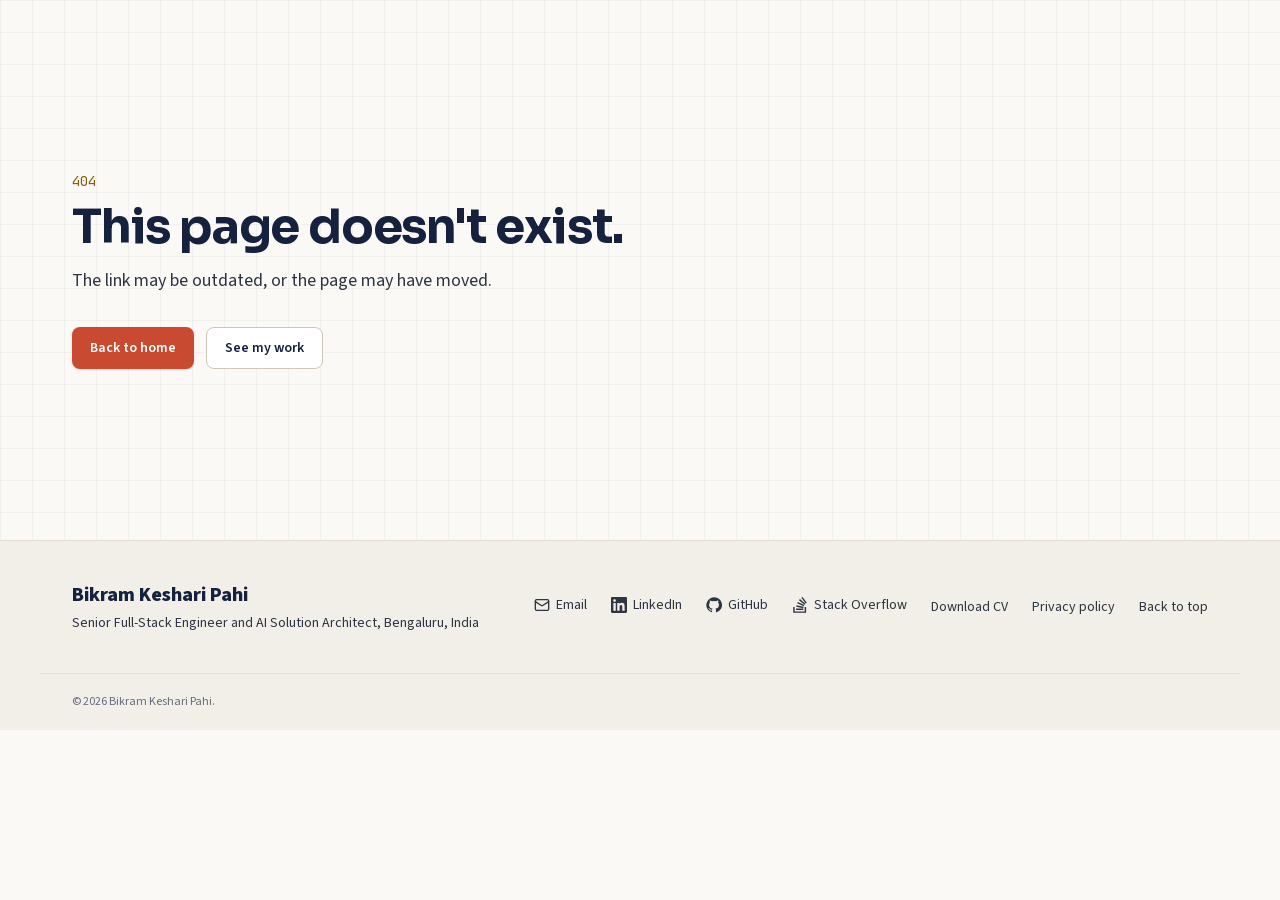
<file: 404/index.html>
<!DOCTYPE html><html lang="en" data-theme="light" class="rUyIzG_variable LgzsVG_variable T5FwNG_variable"><head><meta charSet="utf-8"/><meta name="viewport" content="width=device-width, initial-scale=1"/><link rel="stylesheet" href="/_next/static/chunks/2mtu-kw3qz3ks.css" data-precedence="next"/><link rel="preload" as="script" fetchPriority="low" href="/_next/static/chunks/310vm2bl3xxpt.js"/><script src="/_next/static/chunks/1wnov70f88xjy.js" async=""></script><script src="/_next/static/chunks/39_j1bdzreq0m.js" async=""></script><script src="/_next/static/chunks/0c98xzjfks9hq.js" async=""></script><script src="/_next/static/chunks/turbopack-2u1d16houkiyo.js" async=""></script><script src="/_next/static/chunks/3zg0o6gcr8vws.js" async=""></script><script src="/_next/static/chunks/3qfy96eoyh-ek.js" async=""></script><script src="/_next/static/chunks/27l9_rd6i-94t.js" async=""></script><meta name="robots" content="noindex"/><meta name="theme-color" content="#faf9f6" media="(prefers-color-scheme: light)"/><meta name="theme-color" content="#111a31" media="(prefers-color-scheme: dark)"/><title>Page not found | Bikram Keshari Pahi</title><meta name="description" content="Senior Full-Stack Engineer and AI Solution Architect with 15+ years designing and delivering scalable software platforms, enterprise AI applications and cloud-native solutions."/><meta name="application-name" content="Bikram Keshari Pahi"/><meta name="author" content="Bikram Keshari Pahi"/><meta name="creator" content="Bikram Keshari Pahi"/><meta name="robots" content="noindex"/><meta property="og:title" content="Page not found | Bikram Keshari Pahi"/><meta property="og:description" content="Senior Full-Stack Engineer and AI Solution Architect with 15+ years designing and delivering scalable software platforms, enterprise AI applications and cloud-native solutions."/><meta property="og:site_name" content="Bikram Keshari Pahi"/><meta property="og:locale" content="en_US"/><meta property="og:image" content="https://devbikram.github.io/opengraph-image.png?opengraph-image.320jw3oyovabf.png"/><meta property="og:image:type" content="image/png"/><meta property="og:image:width" content="1200"/><meta property="og:image:height" content="630"/><meta property="og:image:alt" content="Bikram Keshari Pahi: Senior Full-Stack Engineer &amp; AI Solution Architect"/><meta property="og:type" content="website"/><meta name="twitter:card" content="summary_large_image"/><meta name="twitter:title" content="Page not found | Bikram Keshari Pahi"/><meta name="twitter:description" content="Senior Full-Stack Engineer and AI Solution Architect with 15+ years designing and delivering scalable software platforms, enterprise AI applications and cloud-native solutions."/><meta name="twitter:image" content="https://devbikram.github.io/opengraph-image.png?opengraph-image.320jw3oyovabf.png"/><meta name="twitter:image:alt" content="Bikram Keshari Pahi: Senior Full-Stack Engineer &amp; AI Solution Architect"/><meta name="twitter:image:type" content="image/png"/><meta name="twitter:image:width" content="1200"/><meta name="twitter:image:height" content="630"/><link rel="icon" href="/icon.svg?icon.1tsyey6xbi_y3.svg" sizes="any" type="image/svg+xml"/><meta name="next-size-adjust" content=""/><meta http-equiv="Content-Security-Policy" content="default-src &#x27;self&#x27;; script-src &#x27;self&#x27; &#x27;unsafe-inline&#x27;; style-src &#x27;self&#x27; &#x27;unsafe-inline&#x27;; img-src &#x27;self&#x27; data:; font-src &#x27;self&#x27;; connect-src &#x27;self&#x27;; frame-src https://calendar.google.com; object-src &#x27;none&#x27;; base-uri &#x27;self&#x27;; form-action &#x27;none&#x27;; upgrade-insecure-requests"/><script>(function(){try{var t=localStorage.getItem('theme');if(t==='dark'||t==='light'){document.documentElement.dataset.theme=t}else{document.documentElement.dataset.theme='light'}}catch(e){document.documentElement.dataset.theme='light'}document.documentElement.classList.add('js')})();</script><script src="/_next/static/chunks/0cz1d0mv5g_q7.js" noModule=""></script></head><body class="min-h-dvh"><div hidden=""><!--$--><!--/$--></div><a href="#main" class="sr-only z-[100] rounded-md bg-primary px-4 py-2 text-primary-fg focus:not-sr-only focus:fixed focus:top-3 focus:left-3">Skip to content</a><main id="main" tabindex="-1" class="outline-none"><section class="bg-grid"><div class="container-page flex min-h-[60vh] flex-col items-start justify-center py-20"><p class="font-mono text-sm text-accent-text">404</p><h1 class="mt-3 text-4xl font-bold text-fg md:text-5xl">This page doesn&#x27;t exist.</h1><p class="mt-4 max-w-lg text-lg text-fg-muted">The link may be outdated, or the page may have moved.</p><div class="mt-8 flex flex-wrap gap-3"><a class="inline-flex items-center justify-center gap-2 rounded-lg px-4.5 py-2.5 text-sm font-semibold transition-colors duration-150 disabled:opacity-50 disabled:pointer-events-none bg-primary text-primary-fg hover:bg-primary-hover shadow-sm" href="/">Back to home</a><a class="inline-flex items-center justify-center gap-2 rounded-lg px-4.5 py-2.5 text-sm font-semibold transition-colors duration-150 disabled:opacity-50 disabled:pointer-events-none border border-border-strong bg-surface text-fg hover:border-primary hover:text-primary-text" href="/#work">See my work</a></div></div></section><!--$--><!--/$--></main><footer class="border-t border-border bg-bg-subtle"><div class="container-page flex flex-col gap-6 py-10 md:flex-row md:items-center md:justify-between"><div><p class="text-xl font-extrabold text-fg">Bikram Keshari Pahi</p><p class="mt-1 text-sm text-fg-muted">Senior Full-Stack Engineer and AI Solution Architect, <!-- -->Bengaluru, India</p></div><ul class="flex flex-wrap items-center gap-x-6 gap-y-2 text-sm" aria-label="Footer links"><li><a class="inline-flex items-center gap-1.5 text-fg-muted hover:text-primary-text" href="#contact" rel="nofollow"><svg xmlns="http://www.w3.org/2000/svg" width="24" height="24" viewBox="0 0 24 24" fill="none" stroke="currentColor" stroke-width="2" stroke-linecap="round" stroke-linejoin="round" class="lucide lucide-mail size-4" aria-hidden="true"><path d="m22 7-8.991 5.727a2 2 0 0 1-2.009 0L2 7"></path><rect x="2" y="4" width="20" height="16" rx="2"></rect></svg>Email</a></li><li><a href="https://www.linkedin.com/in/bikrampahi/" target="_blank" rel="noopener noreferrer" class="inline-flex items-center gap-1.5 text-fg-muted hover:text-primary-text"><svg viewBox="0 0 24 24" fill="currentColor" aria-hidden="true" class="size-4"><path d="M20.45 20.45h-3.56v-5.57c0-1.33-.02-3.04-1.85-3.04-1.86 0-2.14 1.45-2.14 2.94v5.67H9.35V9h3.41v1.56h.05c.48-.9 1.64-1.85 3.37-1.85 3.6 0 4.27 2.37 4.27 5.46v6.28ZM5.34 7.43a2.06 2.06 0 1 1 0-4.13 2.06 2.06 0 0 1 0 4.13ZM7.12 20.45H3.56V9h3.56v11.45ZM22.22 0H1.77C.79 0 0 .77 0 1.73v20.54C0 23.23.79 24 1.77 24h20.45c.98 0 1.78-.77 1.78-1.73V1.73C24 .77 23.2 0 22.22 0Z"></path></svg>LinkedIn</a></li><li><a href="https://github.com/devbikram" target="_blank" rel="noopener noreferrer" class="inline-flex items-center gap-1.5 text-fg-muted hover:text-primary-text"><svg viewBox="0 0 24 24" fill="currentColor" aria-hidden="true" class="size-4"><path d="M12 .5a11.5 11.5 0 0 0-3.64 22.41c.58.1.79-.25.79-.56v-2c-3.2.7-3.88-1.37-3.88-1.37-.53-1.33-1.3-1.69-1.3-1.69-1.05-.71.08-.7.08-.7 1.16.08 1.77 1.19 1.77 1.19 1.03 1.77 2.71 1.26 3.37.96.1-.75.4-1.26.73-1.55-2.56-.29-5.24-1.28-5.24-5.69 0-1.26.45-2.28 1.19-3.09-.12-.29-.52-1.46.11-3.05 0 0 .97-.31 3.17 1.18a11 11 0 0 1 5.77 0c2.2-1.49 3.17-1.18 3.17-1.18.63 1.59.23 2.76.11 3.05.74.81 1.19 1.83 1.19 3.09 0 4.42-2.69 5.39-5.25 5.68.41.36.78 1.06.78 2.14v3.17c0 .31.21.67.8.56A11.5 11.5 0 0 0 12 .5Z"></path></svg>GitHub</a></li><li><a href="https://stackoverflow.com/users/3640242/bikram-pahi" target="_blank" rel="noopener noreferrer" class="inline-flex items-center gap-1.5 text-fg-muted hover:text-primary-text"><svg viewBox="0 0 24 24" fill="currentColor" aria-hidden="true" class="size-4"><path d="M18.99 21.6v-6.44h2.15V23.7H1.86v-8.54h2.14v6.44h14.99Z"></path><path d="m6.38 14.53 10.53 2.2.45-2.11-10.53-2.2-.45 2.11Zm1.39-5.03 9.75 4.54.91-1.96-9.75-4.55-.91 1.97Zm2.7-4.78 8.27 6.88 1.37-1.65-8.26-6.88-1.38 1.65ZM15.81 0l-1.73 1.28 6.42 8.64 1.73-1.28L15.81 0ZM6.17 19.45h10.75v-2.15H6.17v2.15Z"></path></svg>Stack Overflow</a></li><li><a href="/resume/Bikram_Keshari_Pahi_CV.pdf" download="" class="text-fg-muted hover:text-primary-text">Download CV</a></li><li><a class="text-fg-muted hover:text-primary-text" href="/privacy/">Privacy policy</a></li><li><a href="#top" class="text-fg-muted hover:text-primary-text">Back to top</a></li></ul></div><p class="container-page border-t border-border py-5 text-xs text-fg-subtle">© <!-- -->2026<!-- --> <!-- -->Bikram Keshari Pahi<!-- -->.</p></footer><div data-hidden="true" aria-hidden="true" class="float-cta fixed right-4 bottom-4 z-40 flex items-center gap-2 md:right-6 md:bottom-6"><a tabindex="-1" class="inline-flex items-center gap-2 btn rounded-full bg-primary px-5 py-3 text-[15px] font-semibold text-primary-fg shadow-card hover:bg-primary-hover" href="#contact" rel="nofollow"><svg xmlns="http://www.w3.org/2000/svg" width="24" height="24" viewBox="0 0 24 24" fill="none" stroke="currentColor" stroke-width="2" stroke-linecap="round" stroke-linejoin="round" class="lucide lucide-mail size-4" aria-hidden="true"><path d="m22 7-8.991 5.727a2 2 0 0 1-2.009 0L2 7"></path><rect x="2" y="4" width="20" height="16" rx="2"></rect></svg> <!-- -->Email me</a><button type="button" tabindex="-1" aria-label="Back to top" class="inline-flex size-11 items-center justify-center rounded-full border border-border bg-surface text-fg shadow-card hover:text-primary-text"><svg xmlns="http://www.w3.org/2000/svg" width="24" height="24" viewBox="0 0 24 24" fill="none" stroke="currentColor" stroke-width="2" stroke-linecap="round" stroke-linejoin="round" class="lucide lucide-arrow-up size-4" aria-hidden="true"><path d="m5 12 7-7 7 7"></path><path d="M12 19V5"></path></svg></button></div><script id="_R_">(globalThis["TURBOPACK"] || (globalThis["TURBOPACK"] = [])).push({"otherChunks":["static/chunks/310vm2bl3xxpt.js","static/chunks/1wnov70f88xjy.js","static/chunks/39_j1bdzreq0m.js","static/chunks/0c98xzjfks9hq.js"],"runtimeModuleIds":[94553]});</script><script src="/_next/static/chunks/310vm2bl3xxpt.js" async=""></script><script>(self.__next_f=self.__next_f||[]).push([0])</script><script>self.__next_f.push([1,"1:\"$Sreact.fragment\"\n2:\"/_next/static/chunks/3zg0o6gcr8vws.js\"\n3:I[65733,[\"$2\"],\"themeScript\"]\n4:\"/_next/static/chunks/3qfy96eoyh-ek.js\"\n5:I[39756,[\"$4\"],\"default\"]\n6:\"/_next/static/chunks/27l9_rd6i-94t.js\"\n7:I[58298,[\"$2\",\"$6\"],\"default\"]\n8:I[37457,[\"$4\"],\"default\"]\n9:I[22016,[\"$2\"],\"\"]\na:I[33393,[\"$2\"],\"ProtectedLink\"]\nb:I[5014,[\"$2\"],\"default\"]\n19:I[68027,[\"$2\"],\"default\",1]\n:HL[\"/_next/static/chunks/2mtu-kw3qz3ks.css\",\"style\"]\n15:X\n16:[[\"children\",{\"s\":\"__PAGE__\",\"h\":512,\"d\":{\"r\":\"$L17\",\"p\":false,\"v\":null}}]]\n13:[[\"children\",{\"s\":\"/_not-found\",\"h\":512,\"d\":{\"r\":\"$L14\",\"p\":false,\"v\":\"$15\"},\"c\":\"$Q16\"}]]\n0:{\"P\":null,\"c\":[\"\",\"_not-found\",\"\"],\"q\":\"\",\"i\":false,\"t\":{\"t\":{\"s\":\"\",\"h\":528,\"d\":{\"r\":[\"$\",\"$1\",\"c\",{\"children\":[[[\"$\",\"link\",\"0\",{\"rel\":\"stylesheet\",\"href\":\"/_next/static/chunks/2mtu-kw3qz3ks.css\",\"precedence\":\"next\",\"crossOrigin\":\"$undefined\",\"nonce\":\"$undefined\"}],[\"$\",\"script\",\"script-0\",{\"src\":\"/_next/static/chunks/3zg0o6gcr8vws.js\",\"async\":true,\"nonce\":\"$undefined\"}]],[\"$\",\"html\",null,{\"lang\":\"en\",\"data-theme\":\"light\",\"suppressHydrationWarning\":true,\"className\":\"rUyIzG_variable LgzsVG_variable T5FwNG_variable\",\"children\":[[\"$\",\"head\",null,{\"children\":[[\"$\",\"meta\",null,{\"httpEquiv\":\"Content-Security-Policy\",\"content\":\"default-src 'self'; script-src 'self' 'unsafe-inline'; style-src 'self' 'unsafe-inline'; img-src 'self' data:; font-src 'self'; connect-src 'self'; frame-src https://calendar.google.com; object-src 'none'; base-uri 'self'; form-action 'none'; upgrade-insecure-requests\"}],[\"$\",\"script\",null,{\"dangerouslySetInnerHTML\":{\"__html\":\"$3\"}}]]}],[\"$\",\"body\",null,{\"className\":\"min-h-dvh\",\"children\":[[\"$\",\"a\",null,{\"href\":\"#main\",\"className\":\"sr-only z-[100] rounded-md bg-primary px-4 py-2 text-primary-fg focus:not-sr-only focus:fixed focus:top-3 focus:left-3\",\"children\":\"Skip to content\"}],[\"$\",\"main\",null,{\"id\":\"main\",\"tabIndex\":-1,\"className\":\"outline-none\",\"children\":[\"$\",\"$L5\",null,{\"parallelRouterKey\":\"children\",\"error\":\"$7\",\"errorStyles\":[],\"errorScripts\":[[\"$\",\"script\",\"script-0\",{\"src\":\"/_next/static/chunks/27l9_rd6i-94t.js\",\"async\":true,\"nonce\":\"$undefined\"}]],\"template\":[\"$\",\"$L8\",null,{}],\"templateStyles\":\"$undefined\",\"templateScripts\":\"$undefined\",\"notFound\":[[\"$\",\"section\",null,{\"className\":\"bg-grid\",\"children\":[\"$\",\"div\",null,{\"className\":\"container-page flex min-h-[60vh] flex-col items-start justify-center py-20\",\"children\":[[\"$\",\"p\",null,{\"className\":\"font-mono text-sm text-accent-text\",\"children\":\"404\"}],[\"$\",\"h1\",null,{\"className\":\"mt-3 text-4xl font-bold text-fg md:text-5xl\",\"children\":\"This page doesn't exist.\"}],[\"$\",\"p\",null,{\"className\":\"mt-4 max-w-lg text-lg text-fg-muted\",\"children\":\"The link may be outdated, or the page may have moved.\"}],[\"$\",\"div\",null,{\"className\":\"mt-8 flex flex-wrap gap-3\",\"children\":[[\"$\",\"$L9\",null,{\"href\":\"/\",\"className\":\"inline-flex items-center justify-center gap-2 rounded-lg px-4.5 py-2.5 text-sm font-semibold transition-colors duration-150 disabled:opacity-50 disabled:pointer-events-none bg-primary text-primary-fg hover:bg-primary-hover shadow-sm\",\"children\":\"Back to home\"}],[\"$\",\"$L9\",null,{\"href\":\"/#work\",\"className\":\"inline-flex items-center justify-center gap-2 rounded-lg px-4.5 py-2.5 text-sm font-semibold transition-colors duration-150 disabled:opacity-50 disabled:pointer-events-none border border-border-strong bg-surface text-fg hover:border-primary hover:text-primary-text\",\"children\":\"See my work\"}]]}]]}]}],[]],\"forbidden\":\"$undefined\",\"unauthorized\":\"$undefined\"}]}],[\"$\",\"footer\",null,{\"className\":\"border-t border-border bg-bg-subtle\",\"children\":[[\"$\",\"div\",null,{\"className\":\"container-page flex flex-col gap-6 py-10 md:flex-row md:items-center md:justify-between\",\"children\":[[\"$\",\"div\",null,{\"children\":[[\"$\",\"p\",null,{\"className\":\"text-xl font-extrabold text-fg\",\"children\":\"Bikram Keshari Pahi\"}],[\"$\",\"p\",null,{\"className\":\"mt-1 text-sm text-fg-muted\",\"children\":[\"Senior Full-Stack Engineer and AI Solution Architect, \",\"Bengaluru, India\"]}]]}],[\"$\",\"ul\",null,{\"className\":\"flex flex-wrap items-center gap-x-6 gap-y-2 text-sm\",\"aria-label\":\"Footer links\",\"children\":[[[\"$\",\"li\",\"email\",{\"children\":[\"$\",\"$La\",null,{\"kind\":\"email\",\"className\":\"inline-flex items-center gap-1.5 text-fg-muted hover:text-primary-text\",\"children\":[[\"$\",\"$Lb\",null,{\"ref\":\"$undefined\",\"icon\":{\"name\":\"mail\",\"size\":24,\"node\":[[\"path\",{\"d\":\"m22 7-8.991 5.727a2 2 0 0 1-2.009 0L2 7\",\"key\":\"132q7q\"}],[\"rect\",{\"x\":\"2\",\"y\":\"4\",\"width\":\"20\",\"height\":\"16\",\"rx\":\"2\",\"key\":\"izxlao\"}]]},\"className\":\"size-4\",\"aria-hidden\":true}],\"Email\"]}]}],[\"$\",\"li\",\"linkedin\",{\"children\":[\"$\",\"a\",null,{\"href\":\"https://www.linkedin.com/in/bikrampahi/\",\"target\":\"_blank\",\"rel\":\"noopener noreferrer\",\"className\":\"inline-flex items-center gap-1.5 text-fg-muted hover:text-primary-text\",\"children\":[[\"$\",\"svg\",null,{\"viewBox\":\"0 0 24 24\",\"fill\":\"currentColor\",\"aria-hidden\":true,\"className\":\"size-4\",\"children\":[\"$\",\"path\",null,{\"d\":\"M20.45 20.45h-3.56v-5.57c0-1.33-.02-3.04-1.85-3.04-1.86 0-2.14 1.45-2.14 2.94v5.67H9.35V9h3.41v1.56h.05c.48-.9 1.64-1.85 3.37-1.85 3.6 0 4.27 2.37 4.27 5.46v6.28ZM5.34 7.43a2.06 2.06 0 1 1 0-4.13 2.06 2.06 0 0 1 0 4.13ZM7.12 20.45H3.56V9h3.56v11.45ZM22.22 0H1.77C.79 0 0 .77 0 1.73v20.54C0 23.23.79 24 1.77 24h20.45c.98 0 1.78-.77 1.78-1.73V1.73C24 .77 23.2 0 22.22 0Z\"}]}],\"LinkedIn\"]}]}],\"$Lc\",\"$Ld\"],\"$Le\",\"$Lf\",\"$L10\"]}]]}],\"$L11\"]}],\"$L12\"]}]]}]]}],\"p\":false,\"v\":null},\"c\":\"$Q13\"},\"h\":{\"r\":\"$L18\",\"p\":false,\"v\":null}},\"m\":\"$undefined\",\"G\":[\"$19\",[\"$L1a\"]],\"S\":true,\"r\":\"$undefined\",\"s\":\"$undefined\",\"a\":\"$undefined\",\"l\":\"$undefined\",\"p\":\"$undefined\",\"d\":\"$undefined\",\"b\":\"oecVk6B7XRH7mUNHKC_dJ\"}\n1b:I[72217,[\"$2\"],\"ClientEffects\"]\n1c:I[97367,[\"$4\"],\"OutletBoundary\"]\n1d:\"$Sreact.suspense\"\n1f:\"ViewportBoundary\"\n20:I[97367,[\"$4\"],\"$1f\"]\n22:\"MetadataBoundary\"\n23:I[97367,[\"$4\"],\"$22\"]\nc:[\"$\",\"li\",\"github\",{\"children\":[\"$\",\"a\",null,{\"href\":\"https://github.com/devbikram\",\"target\":\"_blank\",\"rel\":\"noopener noreferrer\",\"className\":\"inline-flex items-center gap-1.5 text-fg-muted hover:text-primary-text\",\"children\":[[\"$\",\"svg\",null,{\"viewBox\":\"0 0 24 24\",\"fill\":\"currentColor\",\"aria-hidden\":true,\"className\":\"size-4\",\"children\":[\"$\",\"path\",null,{\"d\":\"M12 .5a11.5 11.5 0 0 0-3.64 22.41c.58.1.79-.25.79-.56v-2c-3.2.7-3.88-1.37-3.88-1.37-.53-1.33-1.3-1.69-1.3-1.69-1.05-.71.08-.7.08-.7 1.16.08 1.77 1.19 1.77 1.19 1.03 1.77 2.71 1.26 3.37.96.1-.75.4-1.26.73-1.55-2.56-.29-5.24-1.28-5.24-5.69 0-1.26.45-2.28 1.19-3.09-.12-.29-.52-1.46.11-3.05 0 0 .97-.31 3.17 1.18a11 11 0 0 1 5.77 0c2.2-1.49 3.17-1.18 3.17-1.18.63 1.59.23 2.76.11 3.05.74.81 1.19 1.83 1.19 3.09 0 4.42-2.69 5.39-5.25 5.68.41.36.78 1.06.78 2.14v3.17c0 .31.21.67.8.56A11.5 11.5 0 0 0 12 .5Z\"}]}],\"GitHub\"]}]}]\nd:[\"$\",\"li\",\"stackoverflow\",{\"children\":[\"$\",\"a\",null,{\"href\":\"https://stackoverflow.com/users/3640242/bikram-pahi\",\"target\":\"_blank\",\"rel\":\"noopener noreferrer\",\"className\":\"inline-flex items-center gap-1.5 text-fg-muted hover:text-primary-text\",\"children\":[[\"$\",\"svg\",null,{\"viewBox\":\"0 0 24 24\",\"fill\":\"currentColor\",\"aria-hidden\":true,\"className\":\"size-4\",\"children\":[[\"$\",\"path\",null,{\"d\":\"M18.99 21.6v-6.44h2.15V23.7H1.86v-8.54h2.14v6.44h14.99Z\"}],[\"$\",\"path\",null,{\"d\":\"m6.38 14.53 10.53 2.2.45-2.11-10.53-2.2-.45 2.11Zm1.39-5.03 9.75 4.54.91-1.96-9.75-4.55-.91 1.97Zm2.7-4.78 8.27 6.88 1.37-1.65-8.26-6.88-1.38 1.65ZM15.81 0l-1.73 1.28 6.42 8.64 1.73-1.28L15.81 0ZM6.17 19.45h10.75v-2.15H6.17v2.15Z\"}]]}],\"Stack Overflow\"]}]}]\ne:[\"$\",\"li\",null,{\"children\":[\"$\",\"a\",null,{\"href\":\"/resume/Bikram_Keshari_Pahi_CV.pdf\",\"download\":true,\"className\":\"text-fg-muted hover:text-primary-text\",\"children\":\"Download CV\"}]}]\nf:[\"$\",\"li\",null,{\"children\":[\"$\",\"$L9\",null,{\"href\":\"/privacy/\",\"className\":\"text-fg-muted hover:text-primary-text\",\"children\":\"Privacy policy\"}]}]\n10:[\"$\",\"li\",null,{\"children\":[\"$\",\"a\",null,{\"href\":\"#top\",\"className\":\"text-fg-muted hover:text-primary-text\",\"children\":\"Back to top\"}]}]\n11:[\"$\",\"p\",null,{\"className\":\"container-page border-t border-border py-5 text-xs text-fg-subtle\",\"children\":[\"© \",2026,\" \",\"Bikram Keshari Pahi\",\".\"]}]\n12:[\"$\",\"$L1b\",null,{}]\n14:[\"$\",\"$1\",\"c\",{\"children\":[null,[\"$\",\"$L5\",null,{\"parallelRouterKey\":\"children\",\"error\":\"$undefined\",\"errorStyles\":\"$undefined\",\"errorScripts\":\"$undefined\",\"template\":[\"$\",\"$L8\",null,{}],\"templateStyles\":\"$undefined\",\"templateScripts\":\"$undefined\",\"notFound\":\"$undefined\",\"forbidden\":\"$undefined\",\"unauthorized\":\"$undefined\"}]]}]\n17:[\"$\",\"$1\",\"c\",{\"children\":[[\"$\",\"section\",null,{\"className\":\"bg-grid\",\"children\":[\"$\",\"div\",null,{\"className\":\"container-page flex min-h-[60vh] flex-col items-start justify-center py-20\",\"children\":[[\"$\",\"p\",null,{\"className\":\"font-mono text-sm text-accent-text\",\"children\":\"404\"}],[\"$\",\"h1\",null,{\"className\":\"mt-3 text-4xl font-bold text-fg md:text-5xl\",\"children\":\"This page doesn't exist.\"}],[\"$\",\"p\",null,{\"className\":\"mt-4 max-w-lg text-lg text-fg-muted\",\"children\":\"The link may be outdated, or the page may have moved.\"}],[\"$\",\"div\",null,{\"className\":\"mt-8 flex flex-wrap gap-3\",\"children\":[[\"$\",\"$L9\",null,{\"href\":\"/\",\"className\":\"inline-flex items-center justify-center gap-2 rounded-lg px-4.5 py-2.5 text-sm font-semibold transition-colors duration-150 disabled:opacity-50 disabled:pointer-events-none bg-primary text-primary-fg hover:bg-primary-hover shadow-sm\",\"children\":\"Back to home\"}],[\"$\",\"$L9\",null,{\"href\":\"/#work\",\"className\":\"inline-flex items-center justify-center gap-2 rounded-lg px-4.5 py-2.5 text-sm font-semibold transition-colors duration-150 disabled:opacity-50 disabled:pointer-events-none border border-border-strong bg-surface text-fg hover:border-primary hover:text-primary-text\",\"children\":\"See my work\"}]]}]]}]}],null,[\"$\",\"$L1c\",null,{\"children\":[\"$\",\"$1d\",null,{\"name\":\"Next.MetadataOutlet\",\"children\":\"$@1e\"}]}]]}]\n18:[\"$\",\"$1\",\"h\",{\"children\":[[\"$\",\"meta\",null,{\"name\":\"robots\",\"content\":\"noindex\"}],[\"$\",\"$L20\",null,{\"children\":\"$L21\"}],[\"$\",\"$L23\",null,{\"children\":[[\"$\",\"div\",null,{\"hidden\":true,\"children\":[\"$\",\"$1d\",null,{\"name\":\"Next.Metadata\",\"children\":\"$L24\"}]}],null]}],[\"$\",\"meta\",null,{\"name\":\"next-size-adjust\",\"content\":\"\"}]]}]\n1a:[\"$\",\"link\",\"0\",{\"rel\":\"stylesheet\",\"href\":\"/_next/static/chunks/2mtu-kw3qz3ks.css\",\"precedence\":\"next\",\"crossOrigin\":\"$undefined\",\"nonce\":\"$undefined\"}]\n15:C\n21:[[\"$\",\"meta\",\"0\",{\"charSet\":\"utf-8\"}],[\"$\",\"meta\",\"1\",{\"name\":\"viewport\",\"content\":\"width=device-width, initial-scale=1\"}],[\"$\",\"meta\",\"2\",{\"name\":\"theme-color\",\"content\":\"#faf9f6\",\"media\":\"(prefers-color-scheme: light)\"}],[\"$\",\"meta\",\"3\",{\"name\":\"theme-color\",\"content\":\"#111a31\",\"media\":\"(prefers-color-scheme: dark)\"}]]\n25:I[27201,[\"$4\"],\"IconMark\"]\n1e:null\n24:[[\"$\",\"title\",\"0\",{\"children\":\"Page not found | Bikram Keshari Pahi\"}],[\"$\",\"meta\",\"1\",{\"name\":\"description\",\"content\":\"Senior Full-Stack Engineer and AI Solution Architect with 15+ years designing and delivering scalable software platforms, enterprise AI applications and cloud-native solutions.\"}],[\"$\",\"meta\",\"2\",{\"name\":\"application-name\",\"content\":\"Bikram Keshari Pahi\"}],[\"$\",\"meta\",\"3\",{\"name\":\"author\",\"content\":\"Bikram Keshari Pahi\"}],[\"$\",\"meta\",\"4\",{\"name\":\"creator\",\"content\":\"Bikram Keshari Pahi\"}],[\"$\",\"meta\",\"5\",{\"name\":\"robots\",\"content\":\"noindex\"}],[\"$\",\"meta\",\"6\",{\"property\":\"og:title\",\"content\":\"Page not found | Bikram Keshari Pahi\"}],[\"$\",\"meta\",\"7\",{\"property\":\"og:description\",\"content\":\"Senior Full-Stack Engineer and AI Solution Architect with 15+ years designing and delivering scalable software platforms, enterprise AI applications and cloud-native solutions.\"}],[\"$\",\"meta\",\"8\",{\"property\":\"og:site_name\",\"content\":\"Bikram Keshari Pahi\"}],[\"$\",\"meta\",\"9\",{\"property\":\"og:locale\",\"content\":\"en_US\"}],[\"$\",\"meta\",\"10\",{\"property\":\"og:image\",\"content\":\"https://devbikram.github.io/opengraph-image.png?opengraph-image.320jw3oyovabf.png\"}],[\"$\",\"meta\",\"11\",{\"property\":\"og:image:type\",\"content\":\"image/png\"}],[\"$\",\"meta\",\"12\",{\"property\":\"og:image:width\",\"content\":\"1200\"}],[\"$\",\"meta\",\"13\",{\"property\":\"og:image:height\",\"content\":\"630\"}],[\"$\",\"meta\",\"14\",{\"property\":\"og:image:alt\",\"content\":\"Bikram Keshari Pahi: Senior Full-Stack Engineer \u0026 AI Solution Architect\"}],[\"$\",\"meta\",\"15\",{\"property\":\"og:type\",\"content\":\"website\"}],[\"$\",\"meta\",\"16\",{\"name\":\"twitter:card\",\"content\":\"summary_large_image\"}],[\"$\",\"meta\",\"17\",{\"name\":\"twitter:title\",\"content\":\"Page not found | Bikram Keshari Pahi\"}],[\"$\",\"meta\",\"18\",{\"name\":\"twitter:description\",\"content\":\"Senior Full-Stack Engineer and AI Solution Architect with 15+ years designing and delivering scalable software platforms, enterprise AI applications and cloud-native solutions.\"}],[\"$\",\"meta\",\"19\",{\"name\":\"twitter:image\",\"content\":\"https://devbikram.github.io/opengraph-image.png?opengraph-image.320jw3oyovabf.png\"}],[\"$\",\"meta\",\"20\",{\"name\":\"twitter:image:alt\",\"content\":\"Bikram Keshari Pahi: Senior Full-Stack Engineer \u0026 AI Solution Architect\"}],[\"$\",\"meta\",\"21\",{\"name\":\"twitter:image:type\",\"content\":\"image/png\"}],[\"$\",\"meta\",\"22\",{\"name\":\"twitter:image:width\",\"content\":\"1200\"}],[\"$\",\"meta\",\"23\",{\"name\":\"twitter:image:height\",\"content\":\"630\"}],[\"$\",\"link\",\"24\",{\"rel\":\"icon\",\"href\":\"/icon.svg?icon.1tsyey6xbi_y3.svg\",\"sizes\":\"any\",\"type\":\"image/svg+xml\"}],[\"$\",\"$L25\",\"25\",{}]]\n"])</script></body></html>
</file>
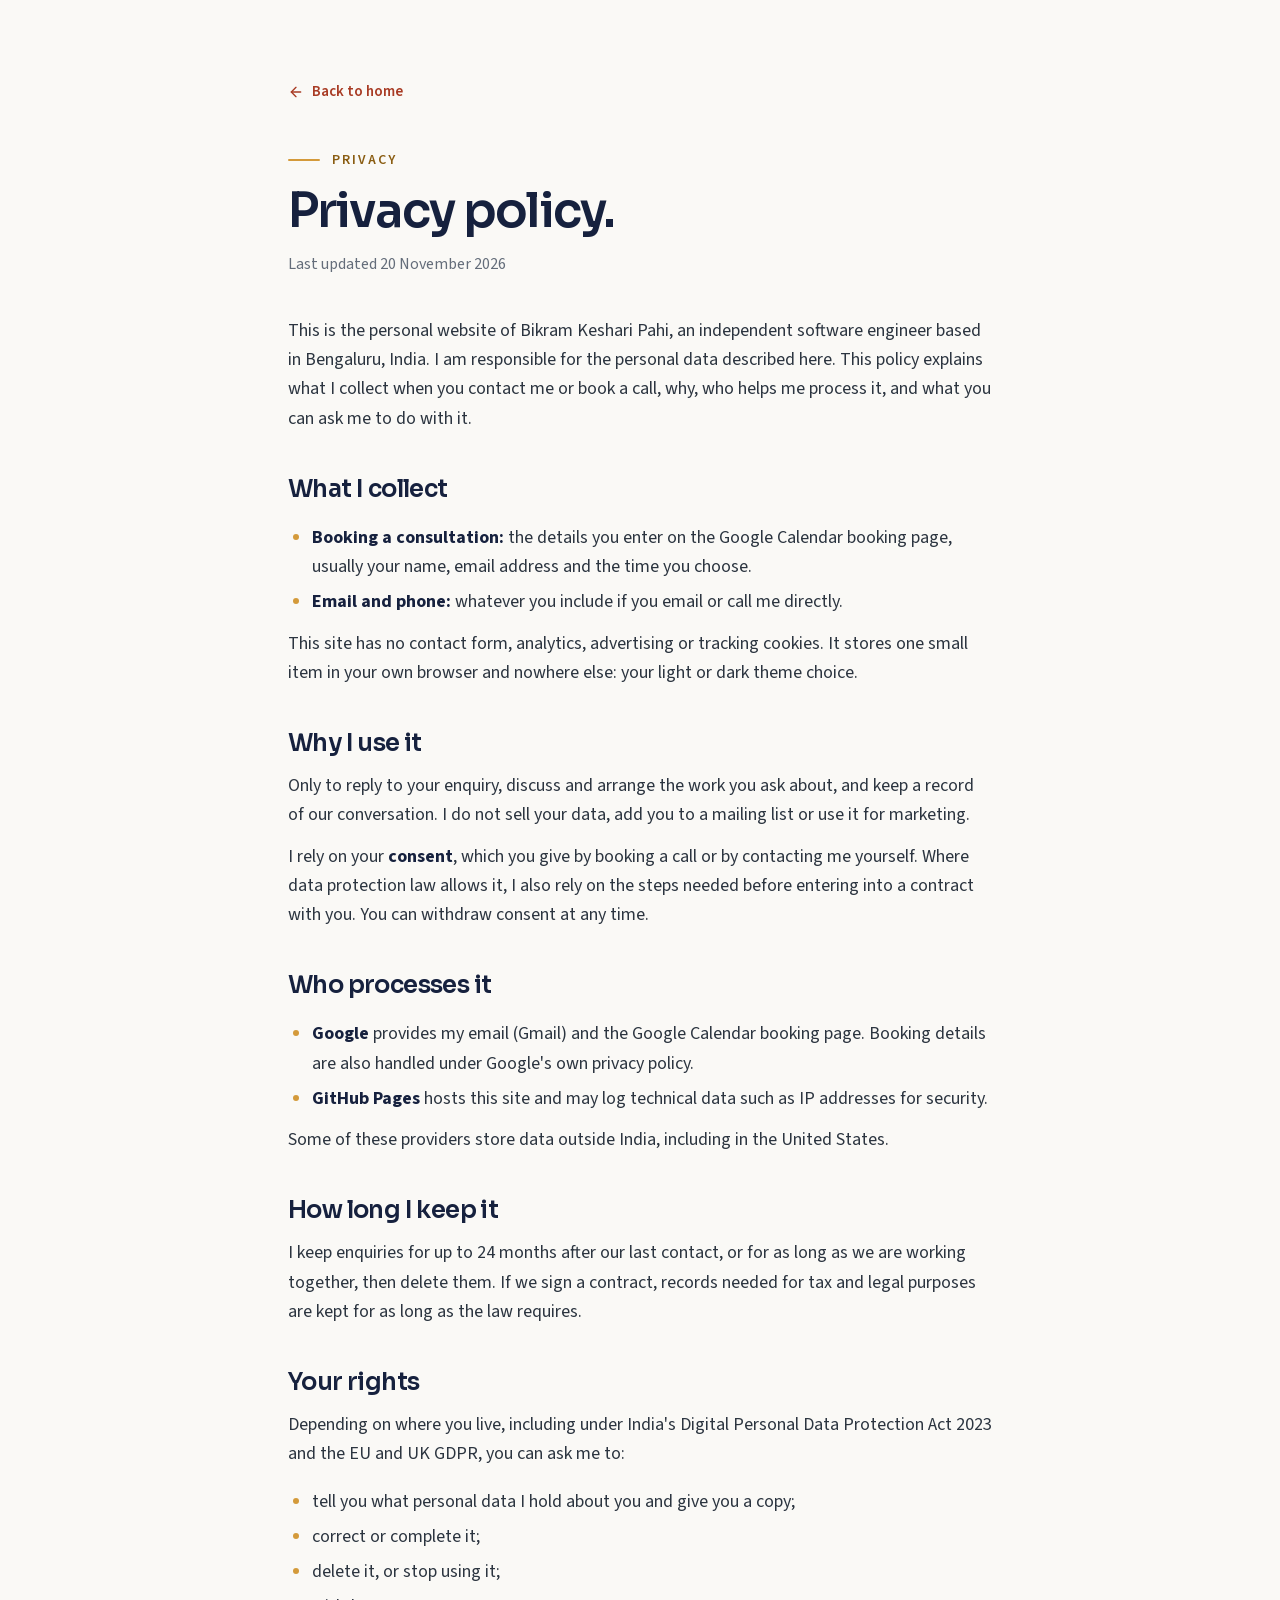
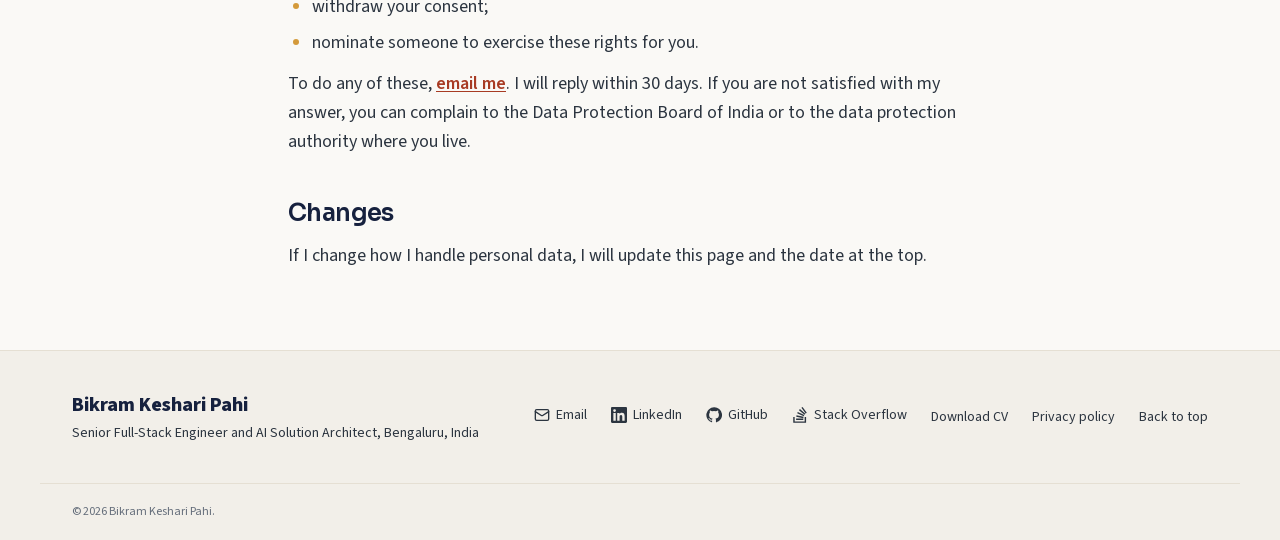
<file: privacy/index.html>
<!DOCTYPE html><html lang="en" data-theme="light" class="rUyIzG_variable LgzsVG_variable T5FwNG_variable"><head><meta charSet="utf-8"/><meta name="viewport" content="width=device-width, initial-scale=1"/><link rel="preload" href="/_next/static/media/6873f4f49904bdbd-s.p.2adce56gso3ku.woff2" as="font" crossorigin="" type="font/woff2"/><link rel="preload" href="/_next/static/media/9a321a2c78eff0b5-s.p.1bkzbscqrt8rl.woff2" as="font" crossorigin="" type="font/woff2"/><link rel="preload" href="/_next/static/media/bc8ed407dc77c57a-s.p.1hey5yyym6mz_.woff2" as="font" crossorigin="" type="font/woff2"/><link rel="stylesheet" href="/_next/static/chunks/2mtu-kw3qz3ks.css" data-precedence="next"/><link rel="preload" as="script" fetchPriority="low" href="/_next/static/chunks/310vm2bl3xxpt.js"/><script src="/_next/static/chunks/1wnov70f88xjy.js" async=""></script><script src="/_next/static/chunks/39_j1bdzreq0m.js" async=""></script><script src="/_next/static/chunks/0c98xzjfks9hq.js" async=""></script><script src="/_next/static/chunks/turbopack-2u1d16houkiyo.js" async=""></script><script src="/_next/static/chunks/3zg0o6gcr8vws.js" async=""></script><script src="/_next/static/chunks/3qfy96eoyh-ek.js" async=""></script><script src="/_next/static/chunks/27l9_rd6i-94t.js" async=""></script><meta name="theme-color" content="#faf9f6" media="(prefers-color-scheme: light)"/><meta name="theme-color" content="#111a31" media="(prefers-color-scheme: dark)"/><title>Privacy policy | Bikram Keshari Pahi | Bikram Keshari Pahi</title><meta name="description" content="What personal data I receive when you book a call, email or phone me, why, who processes it, and your rights."/><meta name="application-name" content="Bikram Keshari Pahi"/><meta name="author" content="Bikram Keshari Pahi"/><meta name="creator" content="Bikram Keshari Pahi"/><meta name="robots" content="noindex, nofollow, nocache"/><meta name="googlebot" content="noindex, nofollow"/><link rel="canonical" href="https://devbikram.github.io/privacy/"/><meta property="og:title" content="Privacy policy | Bikram Keshari Pahi"/><meta property="og:description" content="What personal data I receive when you book a call, email or phone me, why, who processes it, and your rights."/><meta property="og:url" content="https://devbikram.github.io/privacy/"/><meta property="og:site_name" content="Bikram Keshari Pahi"/><meta property="og:locale" content="en_US"/><meta property="og:type" content="website"/><meta name="twitter:card" content="summary_large_image"/><meta name="twitter:title" content="Privacy policy | Bikram Keshari Pahi"/><meta name="twitter:description" content="What personal data I receive when you book a call, email or phone me, why, who processes it, and your rights."/><link rel="icon" href="/icon.svg?icon.1tsyey6xbi_y3.svg" sizes="any" type="image/svg+xml"/><meta name="next-size-adjust" content=""/><meta http-equiv="Content-Security-Policy" content="default-src &#x27;self&#x27;; script-src &#x27;self&#x27; &#x27;unsafe-inline&#x27;; style-src &#x27;self&#x27; &#x27;unsafe-inline&#x27;; img-src &#x27;self&#x27; data:; font-src &#x27;self&#x27;; connect-src &#x27;self&#x27;; frame-src https://calendar.google.com; object-src &#x27;none&#x27;; base-uri &#x27;self&#x27;; form-action &#x27;none&#x27;; upgrade-insecure-requests"/><script>(function(){try{var t=localStorage.getItem('theme');if(t==='dark'||t==='light'){document.documentElement.dataset.theme=t}else{document.documentElement.dataset.theme='light'}}catch(e){document.documentElement.dataset.theme='light'}document.documentElement.classList.add('js')})();</script><script src="/_next/static/chunks/0cz1d0mv5g_q7.js" noModule=""></script></head><body class="min-h-dvh"><div hidden=""><!--$--><!--/$--></div><a href="#main" class="sr-only z-[100] rounded-md bg-primary px-4 py-2 text-primary-fg focus:not-sr-only focus:fixed focus:top-3 focus:left-3">Skip to content</a><main id="main" tabindex="-1" class="outline-none"><article id="top" class="container-page max-w-3xl py-14 md:py-20"><a class="inline-flex items-center gap-2 text-[15px] font-semibold text-primary-text hover:underline" href="/"><svg xmlns="http://www.w3.org/2000/svg" width="24" height="24" viewBox="0 0 24 24" fill="none" stroke="currentColor" stroke-width="2" stroke-linecap="round" stroke-linejoin="round" class="lucide lucide-arrow-left size-4" aria-hidden="true"><path d="m12 19-7-7 7-7"></path><path d="M19 12H5"></path></svg> Back to home</a><p class="mt-10 mb-4 flex items-center gap-3 text-sm font-semibold tracking-[0.14em] text-accent-text uppercase"><span aria-hidden="true" class="h-0.5 w-8 rounded-full bg-gold"></span>Privacy</p><h1 class="display text-[2.25rem] leading-[1.1] md:text-5xl">Privacy policy.</h1><p class="mt-4 text-base text-fg-subtle">Last updated <time dateTime="2026-11-20">20 November 2026</time></p><div class="mt-10 grid gap-10 text-lg leading-relaxed text-fg-muted [&amp;_li]:mt-1.5 [&amp;_ul]:list-disc [&amp;_ul]:pl-6 [&amp;_ul]:marker:text-gold"><p>This is the personal website of <!-- -->Bikram Keshari Pahi<!-- -->, an independent software engineer based in <!-- -->Bengaluru, India<!-- -->. I am responsible for the personal data described here. This policy explains what I collect when you contact me or book a call, why, who helps me process it, and what you can ask me to do with it.</p><section class="grid gap-3"><h2 class="text-2xl font-semibold text-fg">What I collect</h2><ul><li><strong class="text-fg">Booking a consultation:</strong> the details you enter on the Google Calendar booking page, usually your name, email address and the time you choose.</li><li><strong class="text-fg">Email and phone:</strong> whatever you include if you email or call me directly.</li></ul><p>This site has no contact form, analytics, advertising or tracking cookies. It stores one small item in your own browser and nowhere else: your light or dark theme choice.</p></section><section class="grid gap-3"><h2 class="text-2xl font-semibold text-fg">Why I use it</h2><p>Only to reply to your enquiry, discuss and arrange the work you ask about, and keep a record of our conversation. I do not sell your data, add you to a mailing list or use it for marketing.</p><p>I rely on your <strong class="text-fg">consent</strong>, which you give by booking a call or by contacting me yourself. Where data protection law allows it, I also rely on the steps needed before entering into a contract with you. You can withdraw consent at any time.</p></section><section class="grid gap-3"><h2 class="text-2xl font-semibold text-fg">Who processes it</h2><ul><li><strong class="text-fg">Google</strong> provides my email (Gmail) and the Google Calendar booking page. Booking details are also handled under Google&#x27;s own privacy policy.</li><li><strong class="text-fg">GitHub Pages</strong> hosts this site and may log technical data such as IP addresses for security.</li></ul><p>Some of these providers store data outside India, including in the United States.</p></section><section class="grid gap-3"><h2 class="text-2xl font-semibold text-fg">How long I keep it</h2><p>I keep enquiries for up to <!-- -->24<!-- --> months after our last contact, or for as long as we are working together, then delete them. If we sign a contract, records needed for tax and legal purposes are kept for as long as the law requires.</p></section><section class="grid gap-3"><h2 class="text-2xl font-semibold text-fg">Your rights</h2><p>Depending on where you live, including under India&#x27;s Digital Personal Data Protection Act 2023 and the EU and UK GDPR, you can ask me to:</p><ul><li>tell you what personal data I hold about you and give you a copy;</li><li>correct or complete it;</li><li>delete it, or stop using it;</li><li>withdraw your consent;</li><li>nominate someone to exercise these rights for you.</li></ul><p>To do any of these, <a class="font-semibold text-primary-text underline underline-offset-2" href="#contact" rel="nofollow">email me</a>. I will reply within 30 days. If you are not satisfied with my answer, you can complain to the Data Protection Board of India or to the data protection authority where you live.</p></section><section class="grid gap-3"><h2 class="text-2xl font-semibold text-fg">Changes</h2><p>If I change how I handle personal data, I will update this page and the date at the top.</p></section></div></article><!--$--><!--/$--></main><footer class="border-t border-border bg-bg-subtle"><div class="container-page flex flex-col gap-6 py-10 md:flex-row md:items-center md:justify-between"><div><p class="text-xl font-extrabold text-fg">Bikram Keshari Pahi</p><p class="mt-1 text-sm text-fg-muted">Senior Full-Stack Engineer and AI Solution Architect, <!-- -->Bengaluru, India</p></div><ul class="flex flex-wrap items-center gap-x-6 gap-y-2 text-sm" aria-label="Footer links"><li><a class="inline-flex items-center gap-1.5 text-fg-muted hover:text-primary-text" href="#contact" rel="nofollow"><svg xmlns="http://www.w3.org/2000/svg" width="24" height="24" viewBox="0 0 24 24" fill="none" stroke="currentColor" stroke-width="2" stroke-linecap="round" stroke-linejoin="round" class="lucide lucide-mail size-4" aria-hidden="true"><path d="m22 7-8.991 5.727a2 2 0 0 1-2.009 0L2 7"></path><rect x="2" y="4" width="20" height="16" rx="2"></rect></svg>Email</a></li><li><a href="https://www.linkedin.com/in/bikrampahi/" target="_blank" rel="noopener noreferrer" class="inline-flex items-center gap-1.5 text-fg-muted hover:text-primary-text"><svg viewBox="0 0 24 24" fill="currentColor" aria-hidden="true" class="size-4"><path d="M20.45 20.45h-3.56v-5.57c0-1.33-.02-3.04-1.85-3.04-1.86 0-2.14 1.45-2.14 2.94v5.67H9.35V9h3.41v1.56h.05c.48-.9 1.64-1.85 3.37-1.85 3.6 0 4.27 2.37 4.27 5.46v6.28ZM5.34 7.43a2.06 2.06 0 1 1 0-4.13 2.06 2.06 0 0 1 0 4.13ZM7.12 20.45H3.56V9h3.56v11.45ZM22.22 0H1.77C.79 0 0 .77 0 1.73v20.54C0 23.23.79 24 1.77 24h20.45c.98 0 1.78-.77 1.78-1.73V1.73C24 .77 23.2 0 22.22 0Z"></path></svg>LinkedIn</a></li><li><a href="https://github.com/devbikram" target="_blank" rel="noopener noreferrer" class="inline-flex items-center gap-1.5 text-fg-muted hover:text-primary-text"><svg viewBox="0 0 24 24" fill="currentColor" aria-hidden="true" class="size-4"><path d="M12 .5a11.5 11.5 0 0 0-3.64 22.41c.58.1.79-.25.79-.56v-2c-3.2.7-3.88-1.37-3.88-1.37-.53-1.33-1.3-1.69-1.3-1.69-1.05-.71.08-.7.08-.7 1.16.08 1.77 1.19 1.77 1.19 1.03 1.77 2.71 1.26 3.37.96.1-.75.4-1.26.73-1.55-2.56-.29-5.24-1.28-5.24-5.69 0-1.26.45-2.28 1.19-3.09-.12-.29-.52-1.46.11-3.05 0 0 .97-.31 3.17 1.18a11 11 0 0 1 5.77 0c2.2-1.49 3.17-1.18 3.17-1.18.63 1.59.23 2.76.11 3.05.74.81 1.19 1.83 1.19 3.09 0 4.42-2.69 5.39-5.25 5.68.41.36.78 1.06.78 2.14v3.17c0 .31.21.67.8.56A11.5 11.5 0 0 0 12 .5Z"></path></svg>GitHub</a></li><li><a href="https://stackoverflow.com/users/3640242/bikram-pahi" target="_blank" rel="noopener noreferrer" class="inline-flex items-center gap-1.5 text-fg-muted hover:text-primary-text"><svg viewBox="0 0 24 24" fill="currentColor" aria-hidden="true" class="size-4"><path d="M18.99 21.6v-6.44h2.15V23.7H1.86v-8.54h2.14v6.44h14.99Z"></path><path d="m6.38 14.53 10.53 2.2.45-2.11-10.53-2.2-.45 2.11Zm1.39-5.03 9.75 4.54.91-1.96-9.75-4.55-.91 1.97Zm2.7-4.78 8.27 6.88 1.37-1.65-8.26-6.88-1.38 1.65ZM15.81 0l-1.73 1.28 6.42 8.64 1.73-1.28L15.81 0ZM6.17 19.45h10.75v-2.15H6.17v2.15Z"></path></svg>Stack Overflow</a></li><li><a href="/resume/Bikram_Keshari_Pahi_CV.pdf" download="" class="text-fg-muted hover:text-primary-text">Download CV</a></li><li><a class="text-fg-muted hover:text-primary-text" href="/privacy/">Privacy policy</a></li><li><a href="#top" class="text-fg-muted hover:text-primary-text">Back to top</a></li></ul></div><p class="container-page border-t border-border py-5 text-xs text-fg-subtle">© <!-- -->2026<!-- --> <!-- -->Bikram Keshari Pahi<!-- -->.</p></footer><div data-hidden="true" aria-hidden="true" class="float-cta fixed right-4 bottom-4 z-40 flex items-center gap-2 md:right-6 md:bottom-6"><a tabindex="-1" class="inline-flex items-center gap-2 btn rounded-full bg-primary px-5 py-3 text-[15px] font-semibold text-primary-fg shadow-card hover:bg-primary-hover" href="#contact" rel="nofollow"><svg xmlns="http://www.w3.org/2000/svg" width="24" height="24" viewBox="0 0 24 24" fill="none" stroke="currentColor" stroke-width="2" stroke-linecap="round" stroke-linejoin="round" class="lucide lucide-mail size-4" aria-hidden="true"><path d="m22 7-8.991 5.727a2 2 0 0 1-2.009 0L2 7"></path><rect x="2" y="4" width="20" height="16" rx="2"></rect></svg> <!-- -->Email me</a><button type="button" tabindex="-1" aria-label="Back to top" class="inline-flex size-11 items-center justify-center rounded-full border border-border bg-surface text-fg shadow-card hover:text-primary-text"><svg xmlns="http://www.w3.org/2000/svg" width="24" height="24" viewBox="0 0 24 24" fill="none" stroke="currentColor" stroke-width="2" stroke-linecap="round" stroke-linejoin="round" class="lucide lucide-arrow-up size-4" aria-hidden="true"><path d="m5 12 7-7 7 7"></path><path d="M12 19V5"></path></svg></button></div><script id="_R_">(globalThis["TURBOPACK"] || (globalThis["TURBOPACK"] = [])).push({"otherChunks":["static/chunks/310vm2bl3xxpt.js","static/chunks/1wnov70f88xjy.js","static/chunks/39_j1bdzreq0m.js","static/chunks/0c98xzjfks9hq.js"],"runtimeModuleIds":[94553]});</script><script src="/_next/static/chunks/310vm2bl3xxpt.js" async=""></script><script>(self.__next_f=self.__next_f||[]).push([0])</script><script>self.__next_f.push([1,"1:\"$Sreact.fragment\"\n2:\"/_next/static/chunks/3zg0o6gcr8vws.js\"\n3:I[65733,[\"$2\"],\"themeScript\"]\n4:\"/_next/static/chunks/3qfy96eoyh-ek.js\"\n5:I[39756,[\"$4\"],\"default\"]\n6:\"/_next/static/chunks/27l9_rd6i-94t.js\"\n7:I[58298,[\"$2\",\"$6\"],\"default\"]\n8:I[37457,[\"$4\"],\"default\"]\n9:I[22016,[\"$2\"],\"\"]\na:I[33393,[\"$2\"],\"ProtectedLink\"]\nb:I[5014,[\"$2\"],\"default\"]\n19:I[68027,[\"$2\"],\"default\",1]\n:HL[\"/_next/static/chunks/2mtu-kw3qz3ks.css\",\"style\"]\n:HL[\"/_next/static/media/6873f4f49904bdbd-s.p.2adce56gso3ku.woff2\",\"font\",{\"crossOrigin\":\"\",\"type\":\"font/woff2\"}]\n:HL[\"/_next/static/media/9a321a2c78eff0b5-s.p.1bkzbscqrt8rl.woff2\",\"font\",{\"crossOrigin\":\"\",\"type\":\"font/woff2\"}]\n:HL[\"/_next/static/media/bc8ed407dc77c57a-s.p.1hey5yyym6mz_.woff2\",\"font\",{\"crossOrigin\":\"\",\"type\":\"font/woff2\"}]\n15:X\n16:[[\"children\",{\"s\":\"__PAGE__\",\"h\":512,\"d\":{\"r\":\"$L17\",\"p\":false,\"v\":null}}]]\n13:[[\"children\",{\"s\":\"privacy\",\"h\":512,\"d\":{\"r\":\"$L14\",\"p\":false,\"v\":\"$15\"},\"c\":\"$Q16\"}]]\n0:{\"P\":null,\"c\":[\"\",\"privacy\",\"\"],\"q\":\"\",\"i\":false,\"t\":{\"t\":{\"s\":\"\",\"h\":528,\"d\":{\"r\":[\"$\",\"$1\",\"c\",{\"children\":[[[\"$\",\"link\",\"0\",{\"rel\":\"stylesheet\",\"href\":\"/_next/static/chunks/2mtu-kw3qz3ks.css\",\"precedence\":\"next\",\"crossOrigin\":\"$undefined\",\"nonce\":\"$undefined\"}],[\"$\",\"script\",\"script-0\",{\"src\":\"/_next/static/chunks/3zg0o6gcr8vws.js\",\"async\":true,\"nonce\":\"$undefined\"}]],[\"$\",\"html\",null,{\"lang\":\"en\",\"data-theme\":\"light\",\"suppressHydrationWarning\":true,\"className\":\"rUyIzG_variable LgzsVG_variable T5FwNG_variable\",\"children\":[[\"$\",\"head\",null,{\"children\":[[\"$\",\"meta\",null,{\"httpEquiv\":\"Content-Security-Policy\",\"content\":\"default-src 'self'; script-src 'self' 'unsafe-inline'; style-src 'self' 'unsafe-inline'; img-src 'self' data:; font-src 'self'; connect-src 'self'; frame-src https://calendar.google.com; object-src 'none'; base-uri 'self'; form-action 'none'; upgrade-insecure-requests\"}],[\"$\",\"script\",null,{\"dangerouslySetInnerHTML\":{\"__html\":\"$3\"}}]]}],[\"$\",\"body\",null,{\"className\":\"min-h-dvh\",\"children\":[[\"$\",\"a\",null,{\"href\":\"#main\",\"className\":\"sr-only z-[100] rounded-md bg-primary px-4 py-2 text-primary-fg focus:not-sr-only focus:fixed focus:top-3 focus:left-3\",\"children\":\"Skip to content\"}],[\"$\",\"main\",null,{\"id\":\"main\",\"tabIndex\":-1,\"className\":\"outline-none\",\"children\":[\"$\",\"$L5\",null,{\"parallelRouterKey\":\"children\",\"error\":\"$7\",\"errorStyles\":[],\"errorScripts\":[[\"$\",\"script\",\"script-0\",{\"src\":\"/_next/static/chunks/27l9_rd6i-94t.js\",\"async\":true,\"nonce\":\"$undefined\"}]],\"template\":[\"$\",\"$L8\",null,{}],\"templateStyles\":\"$undefined\",\"templateScripts\":\"$undefined\",\"notFound\":[[\"$\",\"section\",null,{\"className\":\"bg-grid\",\"children\":[\"$\",\"div\",null,{\"className\":\"container-page flex min-h-[60vh] flex-col items-start justify-center py-20\",\"children\":[[\"$\",\"p\",null,{\"className\":\"font-mono text-sm text-accent-text\",\"children\":\"404\"}],[\"$\",\"h1\",null,{\"className\":\"mt-3 text-4xl font-bold text-fg md:text-5xl\",\"children\":\"This page doesn't exist.\"}],[\"$\",\"p\",null,{\"className\":\"mt-4 max-w-lg text-lg text-fg-muted\",\"children\":\"The link may be outdated, or the page may have moved.\"}],[\"$\",\"div\",null,{\"className\":\"mt-8 flex flex-wrap gap-3\",\"children\":[[\"$\",\"$L9\",null,{\"href\":\"/\",\"className\":\"inline-flex items-center justify-center gap-2 rounded-lg px-4.5 py-2.5 text-sm font-semibold transition-colors duration-150 disabled:opacity-50 disabled:pointer-events-none bg-primary text-primary-fg hover:bg-primary-hover shadow-sm\",\"children\":\"Back to home\"}],[\"$\",\"$L9\",null,{\"href\":\"/#work\",\"className\":\"inline-flex items-center justify-center gap-2 rounded-lg px-4.5 py-2.5 text-sm font-semibold transition-colors duration-150 disabled:opacity-50 disabled:pointer-events-none border border-border-strong bg-surface text-fg hover:border-primary hover:text-primary-text\",\"children\":\"See my work\"}]]}]]}]}],[]],\"forbidden\":\"$undefined\",\"unauthorized\":\"$undefined\"}]}],[\"$\",\"footer\",null,{\"className\":\"border-t border-border bg-bg-subtle\",\"children\":[[\"$\",\"div\",null,{\"className\":\"container-page flex flex-col gap-6 py-10 md:flex-row md:items-center md:justify-between\",\"children\":[[\"$\",\"div\",null,{\"children\":[[\"$\",\"p\",null,{\"className\":\"text-xl font-extrabold text-fg\",\"children\":\"Bikram Keshari Pahi\"}],[\"$\",\"p\",null,{\"className\":\"mt-1 text-sm text-fg-muted\",\"children\":[\"Senior Full-Stack Engineer and AI Solution Architect, \",\"Bengaluru, India\"]}]]}],[\"$\",\"ul\",null,{\"className\":\"flex flex-wrap items-center gap-x-6 gap-y-2 text-sm\",\"aria-label\":\"Footer links\",\"children\":[[[\"$\",\"li\",\"email\",{\"children\":[\"$\",\"$La\",null,{\"kind\":\"email\",\"className\":\"inline-flex items-center gap-1.5 text-fg-muted hover:text-primary-text\",\"children\":[[\"$\",\"$Lb\",null,{\"ref\":\"$undefined\",\"icon\":{\"name\":\"mail\",\"size\":24,\"node\":[[\"path\",{\"d\":\"m22 7-8.991 5.727a2 2 0 0 1-2.009 0L2 7\",\"key\":\"132q7q\"}],[\"rect\",{\"x\":\"2\",\"y\":\"4\",\"width\":\"20\",\"height\":\"16\",\"rx\":\"2\",\"key\":\"izxlao\"}]]},\"className\":\"size-4\",\"aria-hidden\":true}],\"Email\"]}]}],[\"$\",\"li\",\"linkedin\",{\"children\":[\"$\",\"a\",null,{\"href\":\"https://www.linkedin.com/in/bikrampahi/\",\"target\":\"_blank\",\"rel\":\"noopener noreferrer\",\"className\":\"inline-flex items-center gap-1.5 text-fg-muted hover:text-primary-text\",\"children\":[[\"$\",\"svg\",null,{\"viewBox\":\"0 0 24 24\",\"fill\":\"currentColor\",\"aria-hidden\":true,\"className\":\"size-4\",\"children\":[\"$\",\"path\",null,{\"d\":\"M20.45 20.45h-3.56v-5.57c0-1.33-.02-3.04-1.85-3.04-1.86 0-2.14 1.45-2.14 2.94v5.67H9.35V9h3.41v1.56h.05c.48-.9 1.64-1.85 3.37-1.85 3.6 0 4.27 2.37 4.27 5.46v6.28ZM5.34 7.43a2.06 2.06 0 1 1 0-4.13 2.06 2.06 0 0 1 0 4.13ZM7.12 20.45H3.56V9h3.56v11.45ZM22.22 0H1.77C.79 0 0 .77 0 1.73v20.54C0 23.23.79 24 1.77 24h20.45c.98 0 1.78-.77 1.78-1.73V1.73C24 .77 23.2 0 22.22 0Z\"}]}],\"LinkedIn\"]}]}],\"$Lc\",\"$Ld\"],\"$Le\",\"$Lf\",\"$L10\"]}]]}],\"$L11\"]}],\"$L12\"]}]]}]]}],\"p\":false,\"v\":null},\"c\":\"$Q13\"},\"h\":{\"r\":\"$L18\",\"p\":false,\"v\":null}},\"m\":\"$undefined\",\"G\":[\"$19\",[\"$L1a\"]],\"S\":true,\"r\":\"$undefined\",\"s\":\"$undefined\",\"a\":\"$undefined\",\"l\":\"$undefined\",\"p\":\"$undefined\",\"d\":\"$undefined\",\"b\":\"oecVk6B7XRH7mUNHKC_dJ\"}\n1b:I[72217,[\"$2\"],\"ClientEffects\"]\n1f:\"ViewportBoundary\"\n20:I[97367,[\"$4\"],\"$1f\"]\n22:\"MetadataBoundary\"\n23:I[97367,[\"$4\"],\"$22\"]\n24:\"$Sreact.suspense\"\nc:[\"$\",\"li\",\"github\",{\"children\":[\"$\",\"a\",null,{\"href\":\"https://github.com/devbikram\",\"target\":\"_blank\",\"rel\":\"noopener noreferrer\",\"className\":\"inline-flex items-center gap-1.5 text-fg-muted hover:text-primary-text\",\"children\":[[\"$\",\"svg\",null,{\"viewBox\":\"0 0 24 24\",\"fill\":\"currentColor\",\"aria-hidden\":true,\"className\":\"size-4\",\"children\":[\"$\",\"path\",null,{\"d\":\"M12 .5a11.5 11.5 0 0 0-3.64 22.41c.58.1.79-.25.79-.56v-2c-3.2.7-3.88-1.37-3.88-1.37-.53-1.33-1.3-1.69-1.3-1.69-1.05-.71.08-.7.08-.7 1.16.08 1.77 1.19 1.77 1.19 1.03 1.77 2.71 1.26 3.37.96.1-.75.4-1.26.73-1.55-2.56-.29-5.24-1.28-5.24-5.69 0-1.26.45-2.28 1.19-3.09-.12-.29-.52-1.46.11-3.05 0 0 .97-.31 3.17 1.18a11 11 0 0 1 5.77 0c2.2-1.49 3.17-1.18 3.17-1.18.63 1.59.23 2.76.11 3.05.74.81 1.19 1.83 1.19 3.09 0 4.42-2.69 5.39-5.25 5.68.41.36.78 1.06.78 2.14v3.17c0 .31.21.67.8.56A11.5 11.5 0 0 0 12 .5Z\"}]}],\"GitHub\"]}]}]\nd:[\"$\",\"li\",\"stackoverflow\",{\"children\":[\"$\",\"a\",null,{\"href\":\"https://stackoverflow.com/users/3640242/bikram-pahi\",\"target\":\"_blank\",\"rel\":\"noopener noreferrer\",\"className\":\"inline-flex items-center gap-1.5 text-fg-muted hover:text-primary-text\",\"children\":[[\"$\",\"svg\",null,{\"viewBox\":\"0 0 24 24\",\"fill\":\"currentColor\",\"aria-hidden\":true,\"className\":\"size-4\",\"children\":[[\"$\",\"path\",null,{\"d\":\"M18.99 21.6v-6.44h2.15V23.7H1.86v-8.54h2.14v6.44h14.99Z\"}],[\"$\",\"path\",null,{\"d\":\"m6.38 14.53 10.53 2.2.45-2.11-10.53-2.2-.45 2.11Zm1.39-5.03 9.75 4.54.91-1.96-9.75-4.55-.91 1.97Zm2.7-4.78 8.27 6.88 1.37-1.65-8.26-6.88-1.38 1.65ZM15.81 0l-1.73 1.28 6.42 8.64 1.73-1.28L15.81 0ZM6.17 19.45h10.75v-2.15H6.17v2.15Z\"}]]}],\"Stack Overflow\"]}]}]\ne:[\"$\",\"li\",null,{\"children\":[\"$\",\"a\",null,{\"href\":\"/resume/Bikram_Keshari_Pahi_CV.pdf\",\"download\":true,\"className\":\"text-fg-muted hover:text-primary-text\",\"children\":\"Download CV\"}]}]\nf:[\"$\",\"li\",null,{\"children\":[\"$\",\"$L9\",null,{\"href\":\"/privacy/\",\"className\":\"text-fg-muted hover:text-primary-text\",\"children\":\"Privacy policy\"}]}]\n10:[\"$\",\"li\",null,{\"children\":[\"$\",\"a\",null,{\"href\":\"#top\",\"className\":\"text-fg-muted hover:text-primary-text\",\"children\":\"Back to top\"}]}]\n11:[\"$\",\"p\",null,{\"className\":\"container-page border-t border-border py-5 text-xs text-fg-subtle\",\"children\":[\"© \",2026,\" \",\"Bikram Keshari Pahi\",\".\"]}]\n12:[\"$\",\"$L1b\",null,{}]\n14:[\"$\",\"$1\",\"c\",{\"children\":[null,[\"$\",\"$L5\",null,{\"parallelRouterKey\":\"children\",\"error\":\"$undefined\",\"errorStyles\":\"$undefined\",\"errorScripts\":\"$undefined\",\"template\":[\"$\",\"$L8\",null,{}],\"templateStyles\":\"$undefined\",\"templateScripts\":\"$undefined\",\"notFound\":\"$undefined\",\"forbidden\":\"$undefined\",\"unauthorized\":\"$undefined\"}]]}]\n17:[\"$\",\"$1\",\"c\",{\"children\":[[\"$\",\"article\",null,{\"id\":\"top\",\"className\":\"container-page max-w-3xl py-14 md:py-20\",\"children\":[[\"$\",\"$L9\",null,{\"href\":\"/\",\"className\":\"inline-flex items-center gap-2 text-[15px] font-semibold text-primary-text hover:underline\",\"children\":[[\"$\",\"$Lb\",null,{\"ref\":\"$undefined\",\"icon\":{\"name\":\"arrow-left\",\"size\":24,\"node\":[[\"path\",{\"d\":\"m12 19-7-7 7-7\",\"key\":\"1l729n\"}],[\"path\",{\"d\":\"M19 12H5\",\"key\":\"x3x0zl\"}]]},\"className\":\"size-4\",\"aria-hidden\":true}],\" Back to home\"]}],[\"$\",\"p\",null,{\"className\":\"mt-10 mb-4 flex items-center gap-3 text-sm font-semibold tracking-[0.14em] text-accent-text uppercase\",\"children\":[[\"$\",\"span\",null,{\"aria-hidden\":true,\"className\":\"h-0.5 w-8 rounded-full bg-gold\"}],\"Privacy\"]}],[\"$\",\"h1\",null,{\"className\":\"display text-[2.25rem] leading-[1.1] md:text-5xl\",\"children\":\"Privacy policy.\"}],[\"$\",\"p\",null,{\"className\":\"mt-4 text-base text-fg-subtle\",\"children\":[\"Last updated \",[\"$\",\"time\",null,{\"dateTime\":\"2026-11-20\",\"children\":\"20 November 2026\"}]]}],[\"$\",\"div\",null,{\"className\":\"mt-10 grid gap-10 text-lg leading-relaxed text-fg-muted [\u0026_li]:mt-1.5 [\u0026_ul]:list-disc [\u0026_ul]:pl-6 [\u0026_ul]:marker:text-gold\",\"children\":[[\"$\",\"p\",null,{\"children\":[\"This is the personal website of \",\"Bikram Keshari Pahi\",\", an independent software engineer based in \",\"Bengaluru, India\",\". I am responsible for the personal data described here. This policy explains what I collect when you contact me or book a call, why, who helps me process it, and what you can ask me to do with it.\"]}],[\"$\",\"section\",null,{\"className\":\"grid gap-3\",\"children\":[[\"$\",\"h2\",null,{\"className\":\"text-2xl font-semibold text-fg\",\"children\":\"What I collect\"}],[[\"$\",\"ul\",null,{\"children\":[[\"$\",\"li\",null,{\"children\":[[\"$\",\"strong\",null,{\"className\":\"text-fg\",\"children\":\"Booking a consultation:\"}],\" the details you enter on the Google Calendar booking page, usually your name, email address and the time you choose.\"]}],[\"$\",\"li\",null,{\"children\":[[\"$\",\"strong\",null,{\"className\":\"text-fg\",\"children\":\"Email and phone:\"}],\" whatever you include if you email or call me directly.\"]}]]}],[\"$\",\"p\",null,{\"children\":\"This site has no contact form, analytics, advertising or tracking cookies. It stores one small item in your own browser and nowhere else: your light or dark theme choice.\"}]]]}],[\"$\",\"section\",null,{\"className\":\"grid gap-3\",\"children\":[[\"$\",\"h2\",null,{\"className\":\"text-2xl font-semibold text-fg\",\"children\":\"Why I use it\"}],[[\"$\",\"p\",null,{\"children\":\"Only to reply to your enquiry, discuss and arrange the work you ask about, and keep a record of our conversation. I do not sell your data, add you to a mailing list or use it for marketing.\"}],[\"$\",\"p\",null,{\"children\":[\"I rely on your \",[\"$\",\"strong\",null,{\"className\":\"text-fg\",\"children\":\"consent\"}],\", which you give by booking a call or by contacting me yourself. Where data protection law allows it, I also rely on the steps needed before entering into a contract with you. You can withdraw consent at any time.\"]}]]]}],[\"$\",\"section\",null,{\"className\":\"grid gap-3\",\"children\":[[\"$\",\"h2\",null,{\"className\":\"text-2xl font-semibold text-fg\",\"children\":\"Who processes it\"}],[[\"$\",\"ul\",null,{\"children\":[[\"$\",\"li\",null,{\"children\":[[\"$\",\"strong\",null,{\"className\":\"text-fg\",\"children\":\"Google\"}],\" provides my email (Gmail) and the Google Calendar booking page. Booking details are also handled under Google's own privacy policy.\"]}],[\"$\",\"li\",null,{\"children\":[[\"$\",\"strong\",null,{\"className\":\"text-fg\",\"children\":\"GitHub Pages\"}],\" hosts this site and may log technical data such as IP addresses for security.\"]}]]}],[\"$\",\"p\",null,{\"children\":\"Some of these providers store data outside India, including in the United States.\"}]]]}],[\"$\",\"section\",null,{\"className\":\"grid gap-3\",\"children\":[[\"$\",\"h2\",null,{\"className\":\"text-2xl font-semibold text-fg\",\"children\":\"How long I keep it\"}],[\"$\",\"p\",null,{\"children\":[\"I keep enquiries for up to \",24,\" months after our last contact, or for as long as we are working together, then delete them. If we sign a contract, records needed for tax and legal purposes are kept for as long as the law requires.\"]}]]}],\"$L1c\",\"$L1d\"]}]]}],null,\"$L1e\"]}]\n18:[\"$\",\"$1\",\"h\",{\"children\":[null,[\"$\",\"$L20\",null,{\"children\":\"$L21\"}],[\"$\",\"$L23\",null,{\"children\":[[\"$\",\"div\",null,{\"hidden\":true,\"children\":[\"$\",\"$24\",null,{\"name\":\"Next.Metadata\",\"children\":\"$L25\"}]}],null]}],[\"$\",\"meta\",null,{\"name\":\"next-size-adjust\",\"content\":\"\"}]]}]\n1a:[\"$\",\"link\",\"0\",{\"rel\":\"stylesheet\",\"href\":\"/_next/static/chunks/2mtu-kw3qz3ks.css\",\"precedence\":\"next\",\"crossOrigin\":\"$undefined\",\"nonce\":\"$undefined\"}]\n26:I[97367,[\"$4\"],\"OutletBoundary\"]\n15:C\n1c:[\"$\",\"section\",null,{\"className\":\"grid gap-3\",\"children\":[[\"$\",\"h2\",null,{\"className\":\"text-2xl font-semibold text-fg\",\"children\":\"Your rights\"}],[[\"$\",\"p\",null,{\"children\":\"Depending on where you live, including under India's Digital Personal Data Protection Act 2023 and the EU and UK GDPR, you can ask me to:\"}],[\"$\",\"ul\",null,{\"children\":[[\"$\",\"li\",null,{\"children\":\"tell you what personal data I hold about you and give you a copy;\"}],[\"$\",\"li\",null,{\"children\":\"correct or complete it;\"}],[\"$\",\"li\",null,{\"children\":\"delete it, or stop using it;\"}],[\"$\",\"li\",null,{\"children\":\"withdraw your consent;\"}],[\"$\",\"li\",null,{\"children\":\"nominate someone to exercise these rights for you.\"}]]}],[\"$\",\"p\",null,{\"children\":[\"To do any of these, \",[\"$\",\"$La\",null,{\"kind\":\"email\",\"className\":\"font-semibold text-primary-text underline underline-offset-2\",\"children\":\"email me\"}],\". I will reply within 30 days. If you are not satisfied with my answer, you can complain to the Data Protection Board of India or to the data protection authority where you live.\"]}]]]}]\n1d:[\"$\",\"section\",null,{\"className\":\"grid gap-3\",\"children\":[[\"$\",\"h2\",null,{\"className\":\"text-2xl font-semibold text-fg\",\"children\":\"Changes\"}],[\"$\",\"p\",null,{\"children\":\"If I change how I handle personal data, I will update this page and the date at the top.\"}]]}]\n1e:[\"$\",\"$L26\",null,{\"children\":[\"$\",\"$24\",null,{\"name\":\"Next.MetadataOutlet\",\"children\":\"$@27\"}]}]\n21:[[\"$\",\"meta\",\"0\",{\"charSet\":\"utf-8\"}],[\"$\",\"meta\",\"1\",{\"name\":\"viewport\",\"content\":\"width=device-width, initial-scale=1\"}],[\"$\",\"meta\",\"2\",{\"name\":\"theme-color\",\"content\":\"#faf9f6\",\"media\":\"(prefers-color-scheme: light)\"}],[\"$\",\"meta\",\"3\",{\"name\":\"theme-color\",\"content\":\"#111a31\",\"media\":\"(prefers-color-scheme: dark)\"}]]\n28:I[27201,[\"$4\"],\"IconMark\"]\n25:[[\"$\",\"title\",\"0\",{\"children\":\"Privacy policy | Bikram Keshari Pahi | Bikram Keshari Pahi\"}],[\"$\",\"meta\",\"1\",{\"name\":\"description\",\"content\":\"What personal data I receive when you book a call, email or phone me, why, who processes it, and your rights.\"}],[\"$\",\"meta\",\"2\",{\"name\":\"application-name\",\"content\":\"Bikram Keshari Pahi\"}],[\"$\",\"meta\",\"3\",{\"name\":\"author\",\"content\":\"Bikram Keshari Pahi\"}],[\"$\",\"meta\",\"4\",{\"name\":\"creator\",\"content\":\"Bikram Keshari Pahi\"}],[\"$\",\"meta\",\"5\",{\"name\":\"robots\",\"content\":\"noindex, nofollow, nocache\"}],[\"$\",\"meta\",\"6\",{\"name\":\"googlebot\",\"content\":\"noindex, nofollow\"}],[\"$\",\"link\",\"7\",{\"rel\":\"canonical\",\"href\":\"https://devbikram.github.io/privacy/\"}],[\"$\",\"meta\",\"8\",{\"property\":\"og:title\",\"content\":\"Privacy policy | Bikram Keshari Pahi\"}],[\"$\",\"meta\",\"9\",{\"property\":\"og:description\",\"content\":\"What personal data I receive when you book a call, email or phone me, why, who processes it, and your rights.\"}],[\"$\",\"meta\",\"10\",{\"property\":\"og:url\",\"content\":\"https://devbikram.github.io/privacy/\"}],[\"$\",\"meta\",\"11\",{\"property\":\"og:site_name\",\"content\":\"Bikram Keshari Pahi\"}],[\"$\",\"meta\",\"12\",{\"property\":\"og:locale\",\"content\":\"en_US\"}],[\"$\",\"meta\",\"13\",{\"property\":\"og:type\",\"content\":\"website\"}],[\"$\",\"meta\",\"14\",{\"name\":\"twitter:card\",\"content\":\"summary_large_image\"}],[\"$\",\"meta\",\"15\",{\"name\":\"twitter:title\",\"content\":\"Privacy policy | Bikram Keshari Pahi\"}],[\"$\",\"meta\",\"16\",{\"name\":\"twitter:description\",\"content\":\"What personal data I receive when you book a call, email or phone me, why, who processes it, and your rights.\"}],[\"$\",\"link\",\"17\",{\"rel\":\"icon\",\"href\":\"/icon.svg?icon.1tsyey6xbi_y3.svg\",\"sizes\":\"any\",\"type\":\"image/svg+xml\"}],[\"$\",\"$L28\",\"18\",{}]]\n27:null\n"])</script></body></html>
</file>
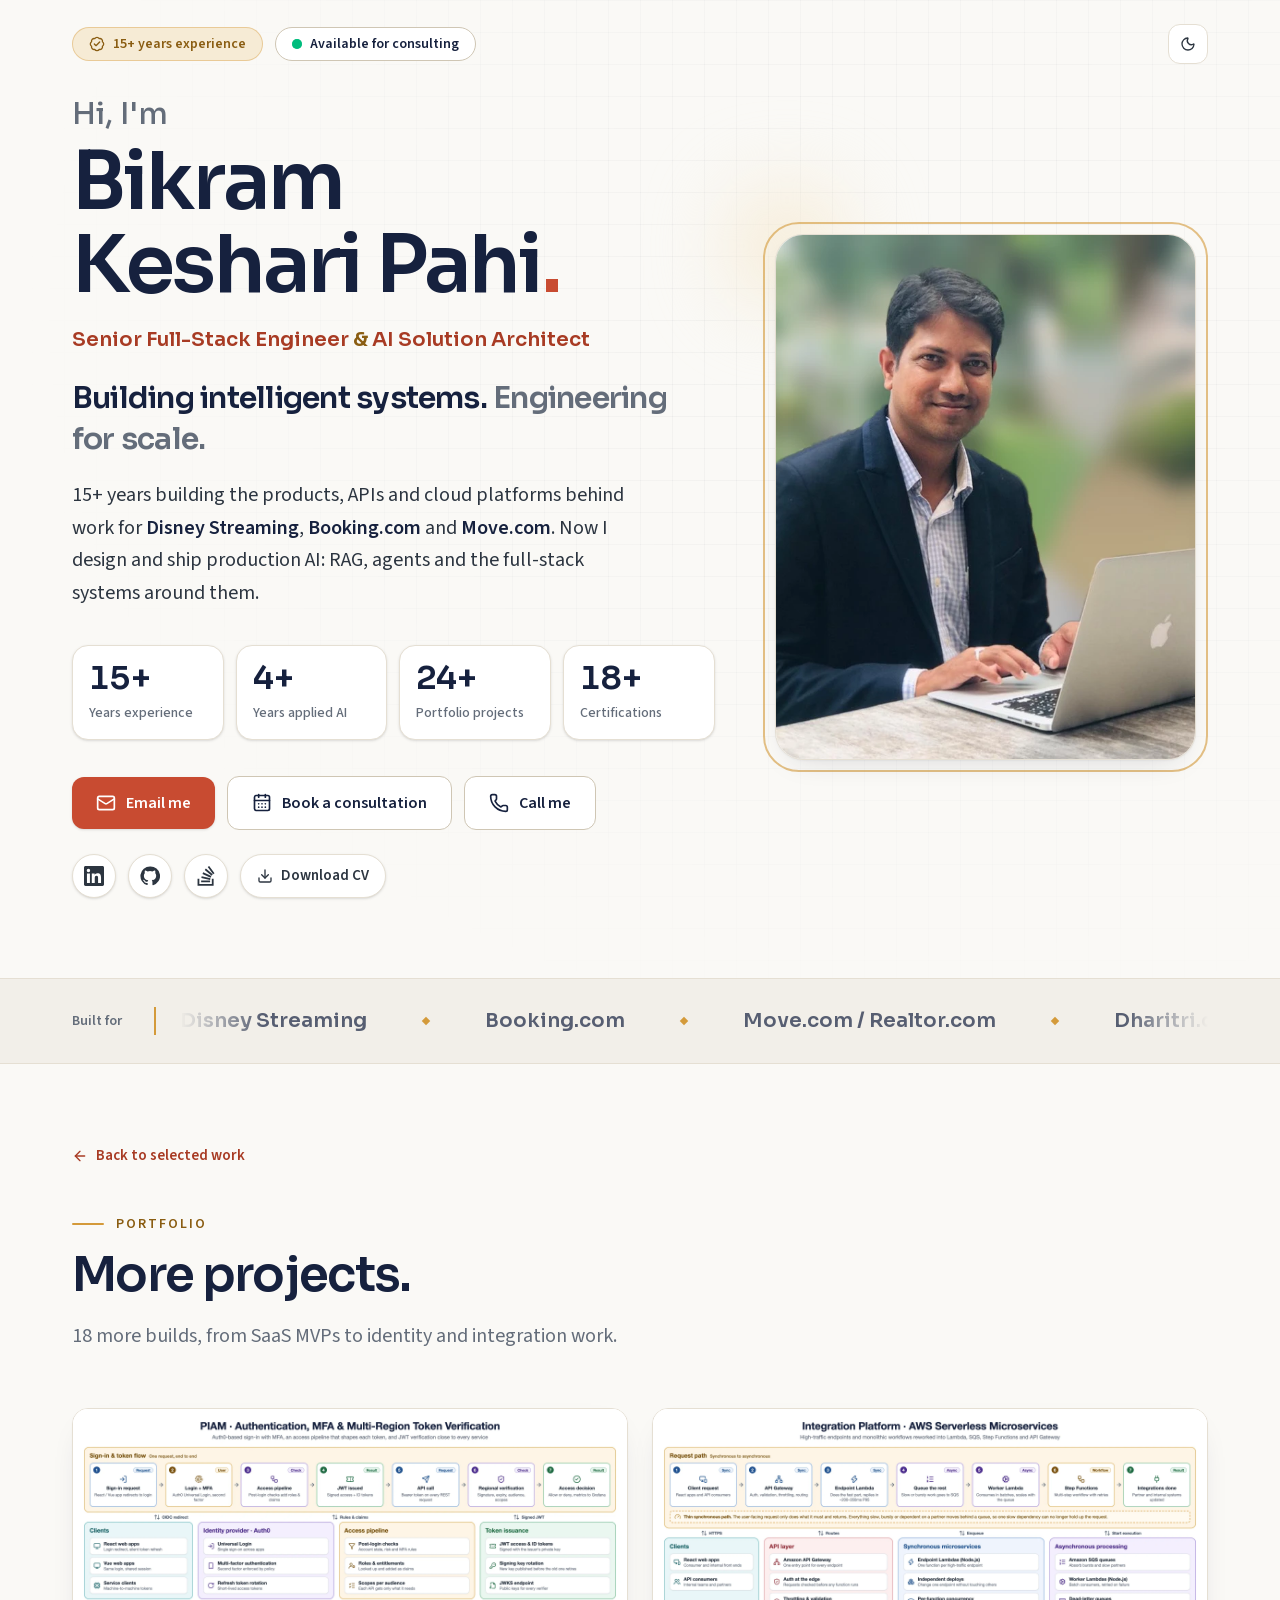
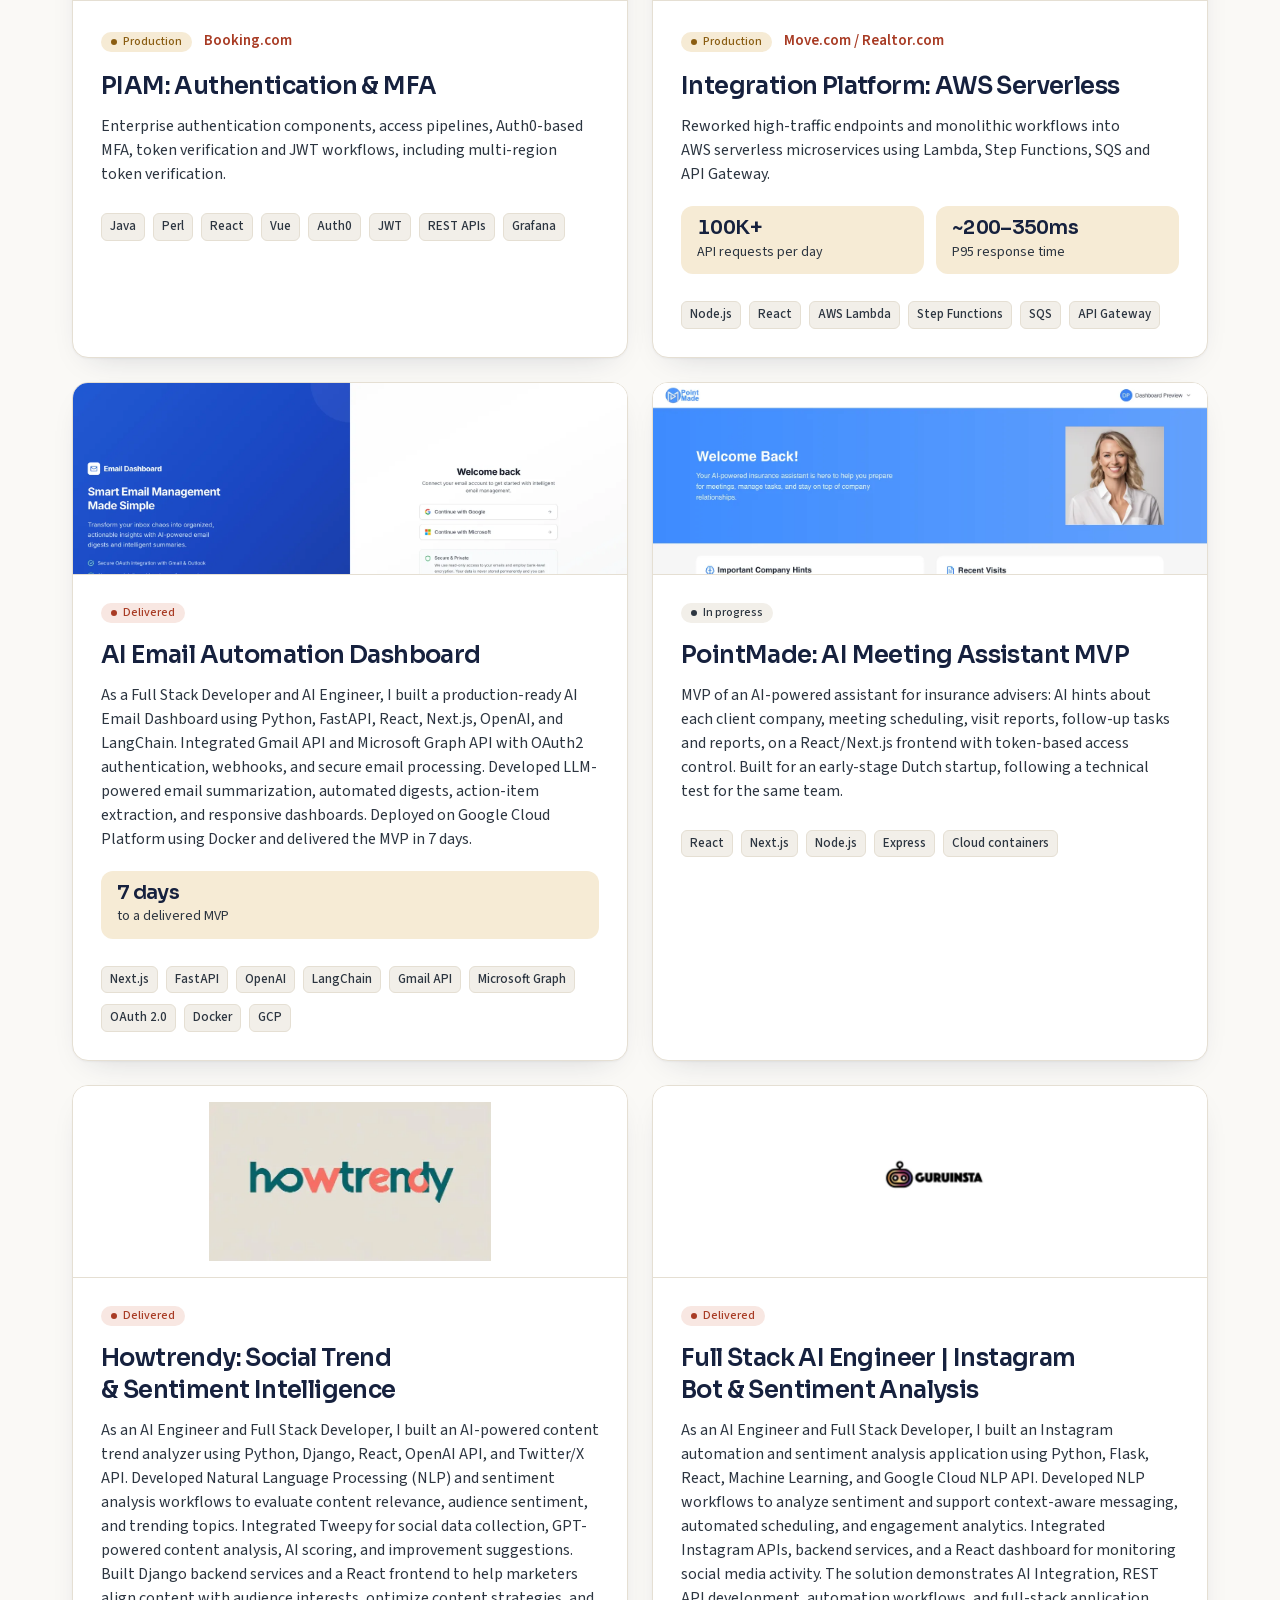
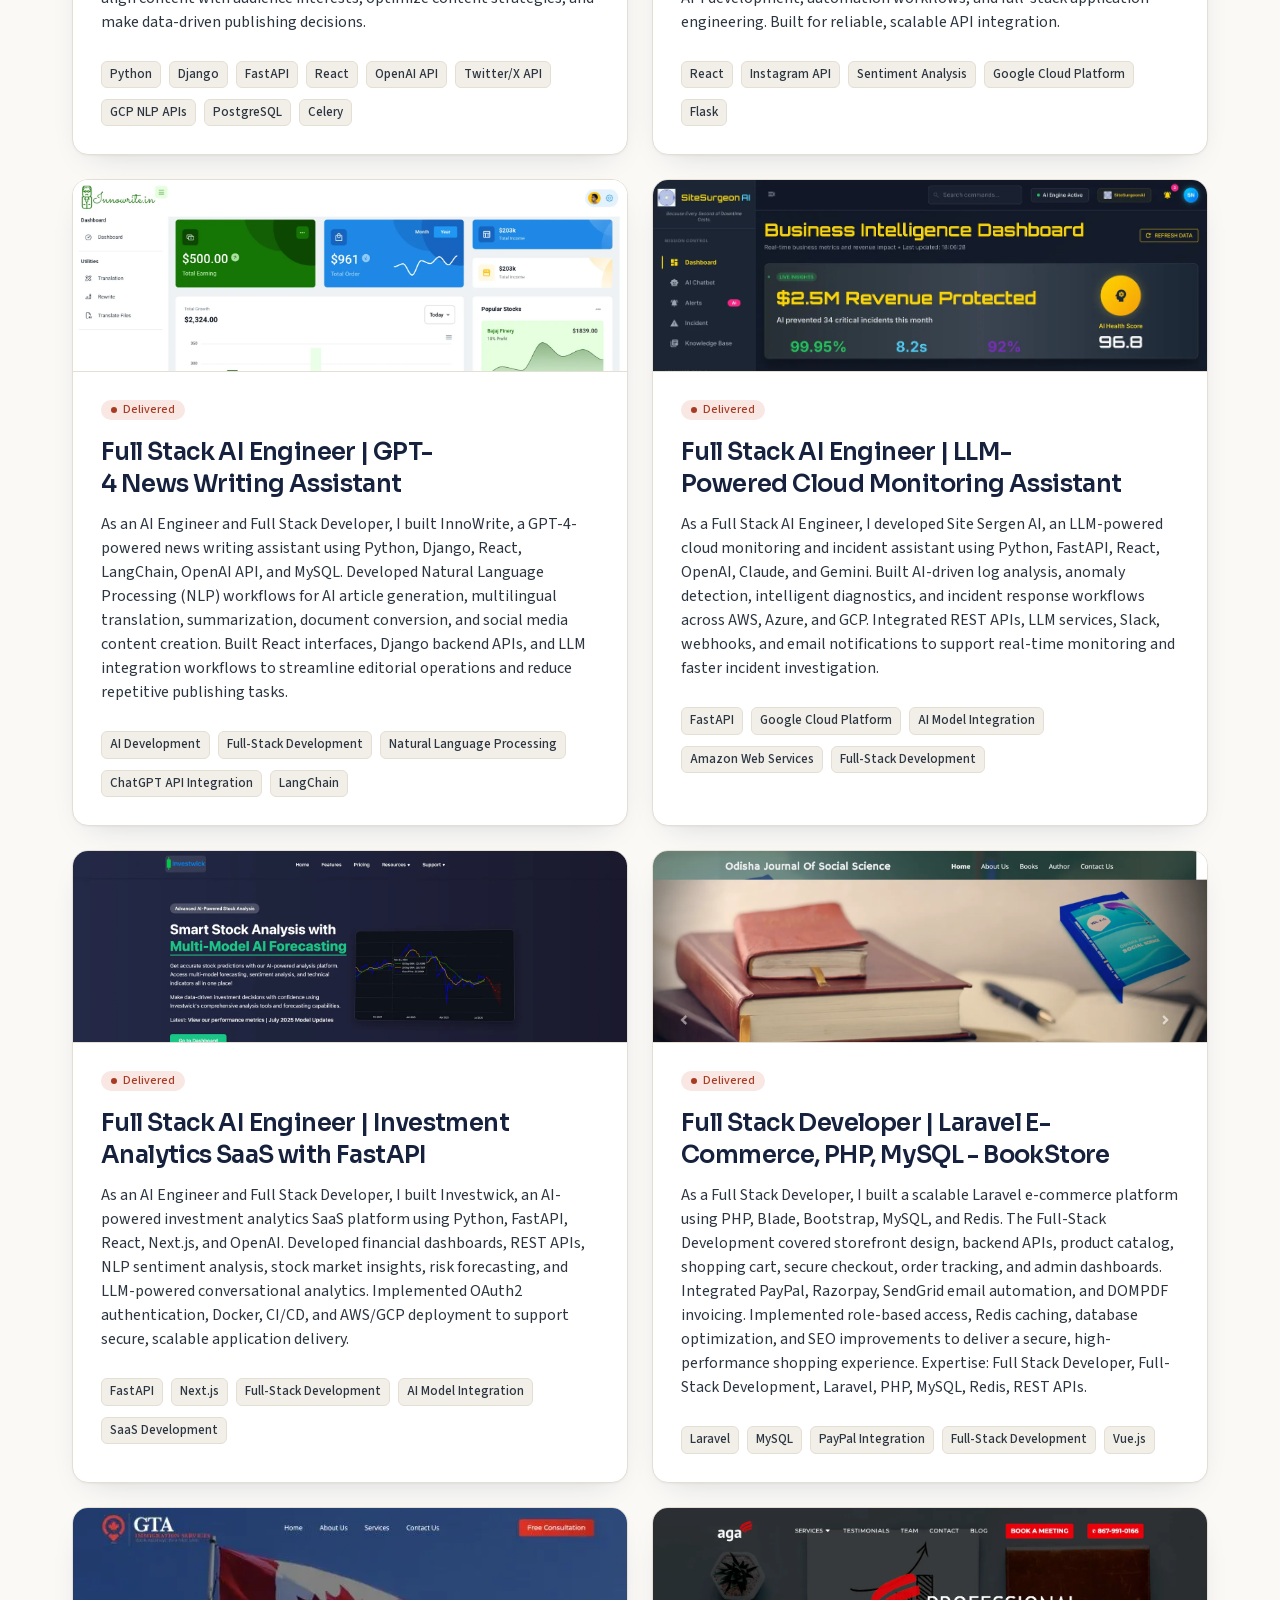
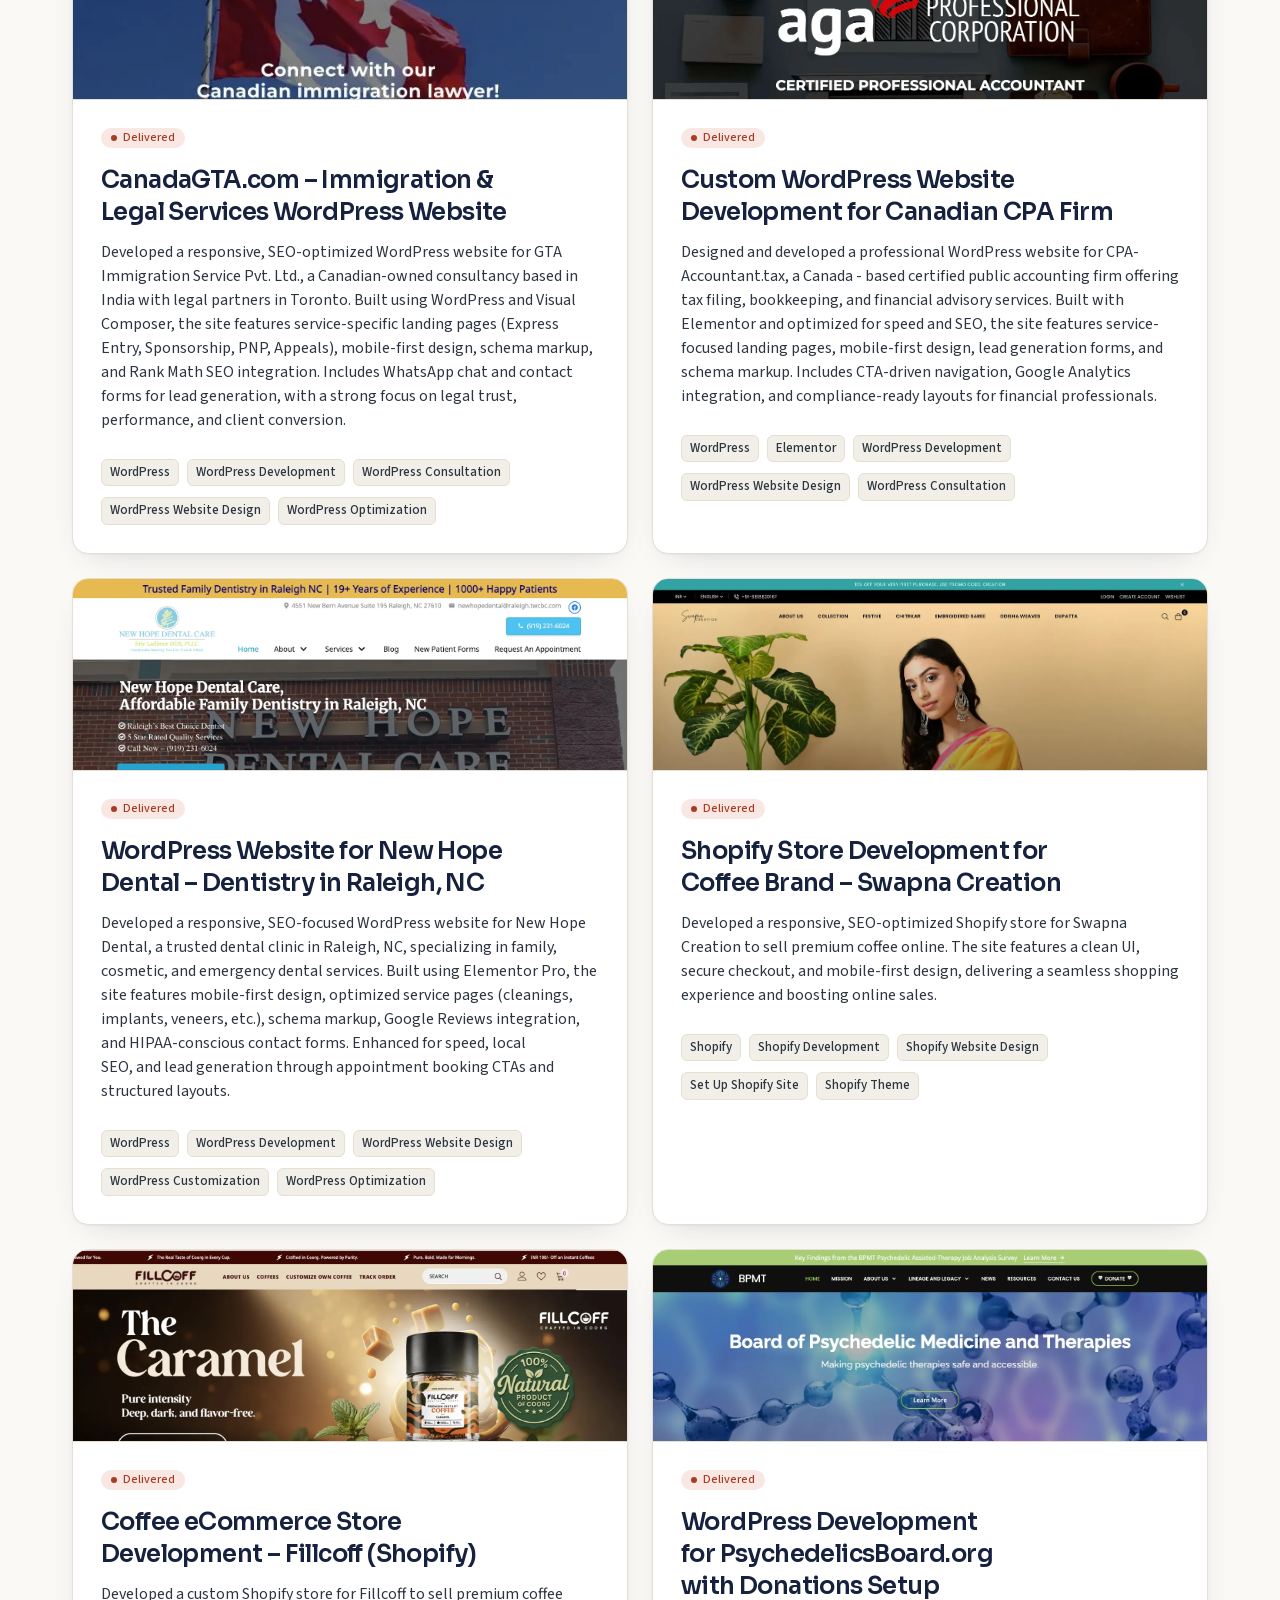
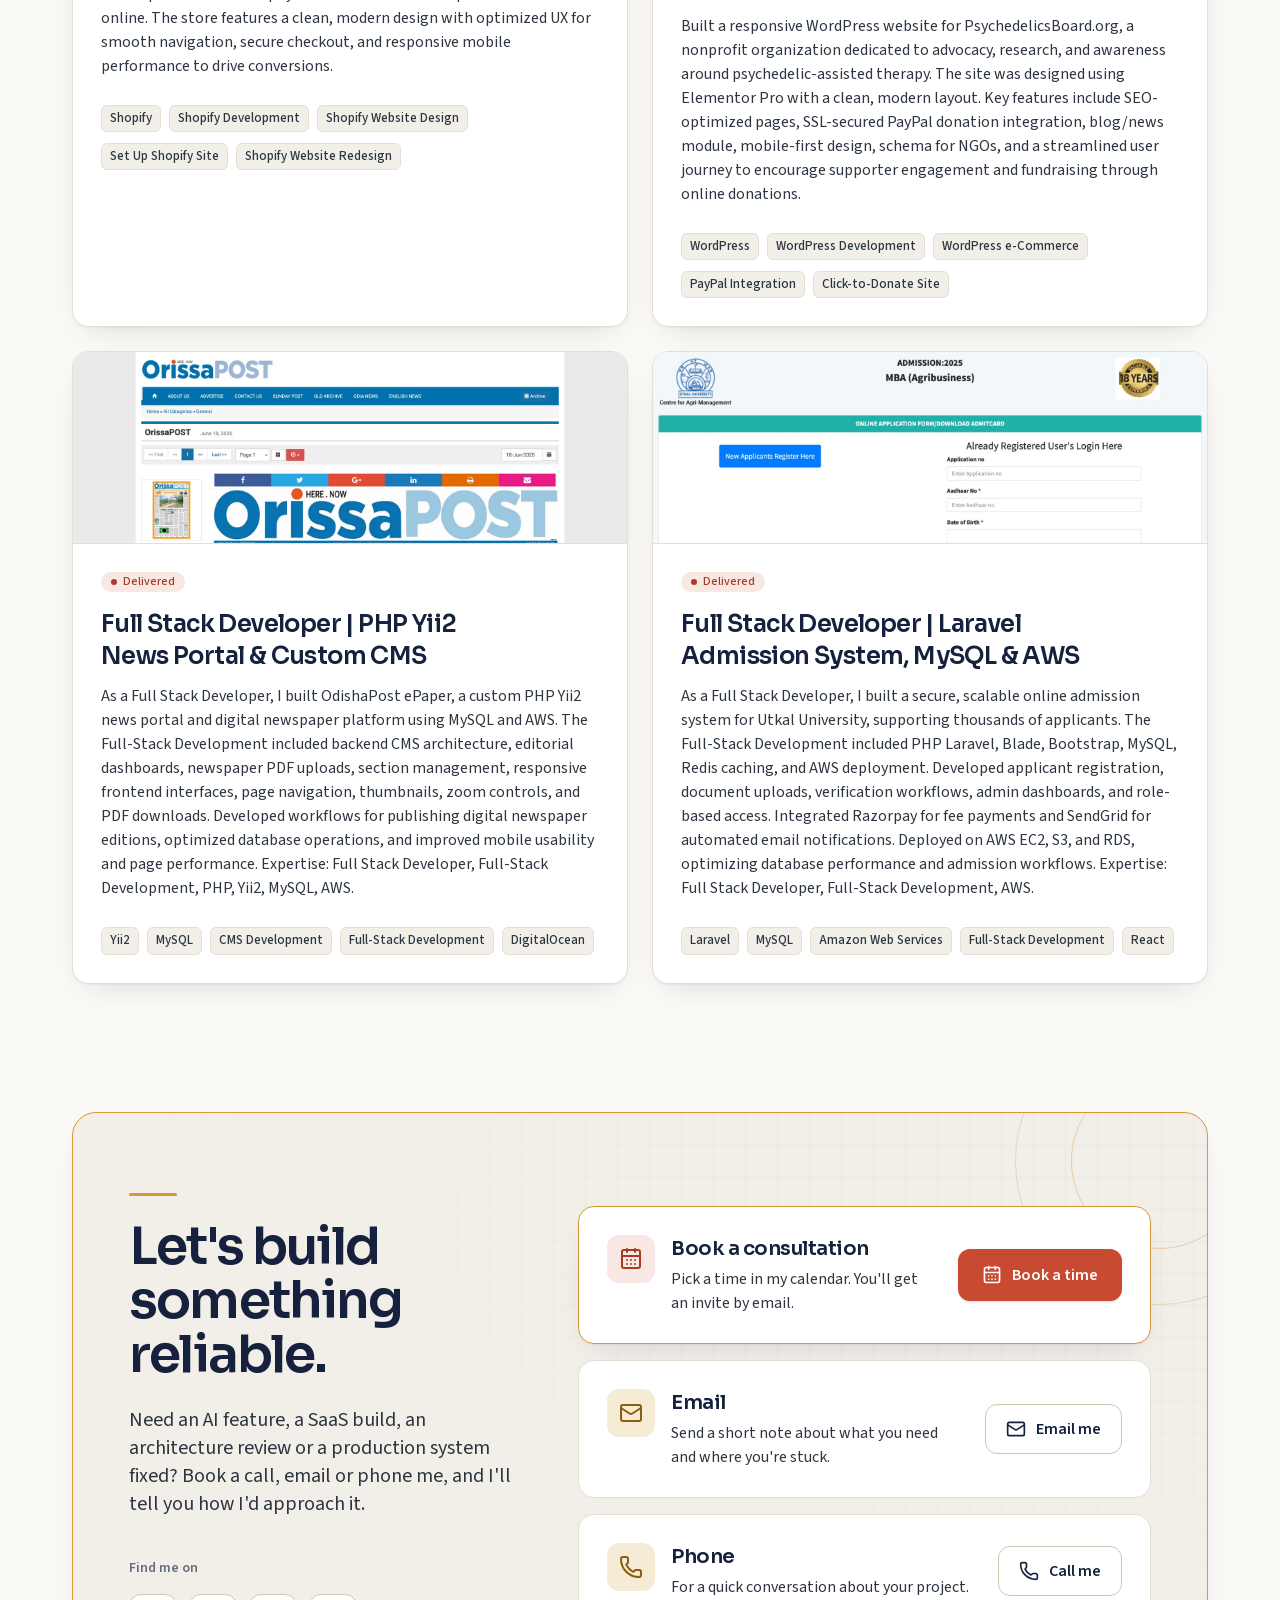
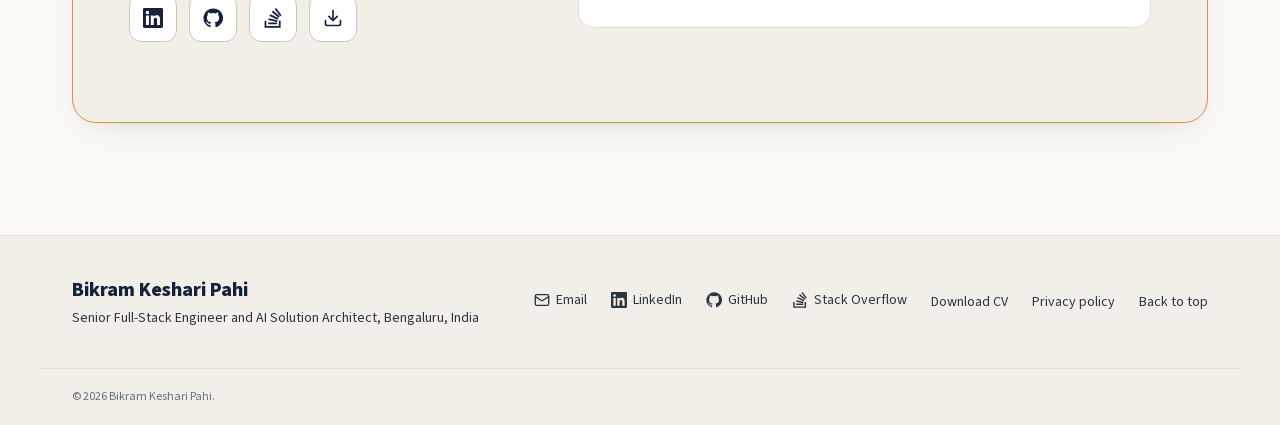
<file: projects/index.html>
<!DOCTYPE html><html lang="en" data-theme="light" class="rUyIzG_variable LgzsVG_variable T5FwNG_variable"><head><meta charSet="utf-8"/><meta name="viewport" content="width=device-width, initial-scale=1"/><link rel="preload" href="/_next/static/media/6873f4f49904bdbd-s.p.2adce56gso3ku.woff2" as="font" crossorigin="" type="font/woff2"/><link rel="preload" href="/_next/static/media/9a321a2c78eff0b5-s.p.1bkzbscqrt8rl.woff2" as="font" crossorigin="" type="font/woff2"/><link rel="preload" href="/_next/static/media/bc8ed407dc77c57a-s.p.1hey5yyym6mz_.woff2" as="font" crossorigin="" type="font/woff2"/><link rel="preload" href="/images/profile-hero.webp" as="image" fetchPriority="high"/><link rel="stylesheet" href="/_next/static/chunks/2mtu-kw3qz3ks.css" data-precedence="next"/><link rel="preload" as="script" fetchPriority="low" href="/_next/static/chunks/310vm2bl3xxpt.js"/><script src="/_next/static/chunks/1wnov70f88xjy.js" async=""></script><script src="/_next/static/chunks/39_j1bdzreq0m.js" async=""></script><script src="/_next/static/chunks/0c98xzjfks9hq.js" async=""></script><script src="/_next/static/chunks/turbopack-2u1d16houkiyo.js" async=""></script><script src="/_next/static/chunks/3zg0o6gcr8vws.js" async=""></script><script src="/_next/static/chunks/2_hqm-z1et2ek.js" async=""></script><script src="/_next/static/chunks/3qfy96eoyh-ek.js" async=""></script><script src="/_next/static/chunks/27l9_rd6i-94t.js" async=""></script><meta name="theme-color" content="#faf9f6" media="(prefers-color-scheme: light)"/><meta name="theme-color" content="#111a31" media="(prefers-color-scheme: dark)"/><title>More projects | Bikram Keshari Pahi | Bikram Keshari Pahi</title><meta name="description" content="Further builds by Bikram Keshari Pahi, from SaaS MVPs to identity, integration and AI work."/><meta name="application-name" content="Bikram Keshari Pahi"/><meta name="author" content="Bikram Keshari Pahi"/><meta name="creator" content="Bikram Keshari Pahi"/><meta name="robots" content="noindex, nofollow, nocache"/><meta name="googlebot" content="noindex, nofollow"/><link rel="canonical" href="https://devbikram.github.io/projects/"/><meta property="og:title" content="More projects | Bikram Keshari Pahi"/><meta property="og:description" content="Further builds by Bikram Keshari Pahi, from SaaS MVPs to identity, integration and AI work."/><meta property="og:url" content="https://devbikram.github.io/projects/"/><meta property="og:site_name" content="Bikram Keshari Pahi"/><meta property="og:locale" content="en_US"/><meta property="og:type" content="website"/><meta name="twitter:card" content="summary_large_image"/><meta name="twitter:title" content="More projects | Bikram Keshari Pahi"/><meta name="twitter:description" content="Further builds by Bikram Keshari Pahi, from SaaS MVPs to identity, integration and AI work."/><link rel="icon" href="/icon.svg?icon.1tsyey6xbi_y3.svg" sizes="any" type="image/svg+xml"/><meta name="next-size-adjust" content=""/><meta http-equiv="Content-Security-Policy" content="default-src &#x27;self&#x27;; script-src &#x27;self&#x27; &#x27;unsafe-inline&#x27;; style-src &#x27;self&#x27; &#x27;unsafe-inline&#x27;; img-src &#x27;self&#x27; data:; font-src &#x27;self&#x27;; connect-src &#x27;self&#x27;; frame-src https://calendar.google.com; object-src &#x27;none&#x27;; base-uri &#x27;self&#x27;; form-action &#x27;none&#x27;; upgrade-insecure-requests"/><script>(function(){try{var t=localStorage.getItem('theme');if(t==='dark'||t==='light'){document.documentElement.dataset.theme=t}else{document.documentElement.dataset.theme='light'}}catch(e){document.documentElement.dataset.theme='light'}document.documentElement.classList.add('js')})();</script><script src="/_next/static/chunks/0cz1d0mv5g_q7.js" noModule=""></script></head><body class="min-h-dvh"><div hidden=""><!--$--><!--/$--></div><a href="#main" class="sr-only z-[100] rounded-md bg-primary px-4 py-2 text-primary-fg focus:not-sr-only focus:fixed focus:top-3 focus:left-3">Skip to content</a><main id="main" tabindex="-1" class="outline-none"><section id="top" aria-labelledby="hero-title" class="relative overflow-hidden"><div aria-hidden="true" class="absolute inset-0 bg-grid [mask-image:radial-gradient(ellipse_at_70%_30%,#000,transparent_70%)]"></div><div class="container-page relative flex items-center justify-between gap-4 pt-6"><ul class="flex min-w-0 items-center gap-2 sm:gap-3" aria-label="At a glance"><li class="inline-flex items-center gap-2 rounded-full border border-accent/40 bg-accent-soft px-3 py-1.5 text-[13px] font-semibold whitespace-nowrap text-accent-text sm:px-4 sm:text-sm"><svg xmlns="http://www.w3.org/2000/svg" width="24" height="24" viewBox="0 0 24 24" fill="none" stroke="currentColor" stroke-width="2" stroke-linecap="round" stroke-linejoin="round" class="lucide lucide-badge-check lucide-verified hidden size-4 sm:block" aria-hidden="true"><path d="M3.85 8.62a4 4 0 0 1 4.78-4.77 4 4 0 0 1 6.74 0 4 4 0 0 1 4.78 4.78 4 4 0 0 1 0 6.74 4 4 0 0 1-4.77 4.78 4 4 0 0 1-6.75 0 4 4 0 0 1-4.78-4.77 4 4 0 0 1 0-6.76Z"></path><path d="m16 9-5.5 5.5L8 12"></path></svg> <span>15+ years<span class="hidden sm:inline"> experience</span></span></li><li class="inline-flex items-center gap-2 rounded-full border border-border-strong bg-surface px-3 py-1.5 text-[13px] font-semibold whitespace-nowrap text-fg sm:px-4 sm:text-sm"><span aria-hidden="true" class="relative flex size-2.5"><span class="absolute inline-flex size-full animate-ping rounded-full bg-emerald-500 opacity-60 motion-reduce:hidden"></span><span class="relative inline-flex size-2.5 rounded-full bg-emerald-500"></span></span>Available for consulting</li></ul><button type="button" aria-label="Switch to dark theme" class="inline-flex size-10 items-center justify-center rounded-xl border border-border bg-surface text-fg-muted transition-colors hover:border-border-strong hover:text-fg" data-testid="theme-toggle"><svg xmlns="http://www.w3.org/2000/svg" width="24" height="24" viewBox="0 0 24 24" fill="none" stroke="currentColor" stroke-width="2" stroke-linecap="round" stroke-linejoin="round" class="lucide lucide-moon size-4" aria-hidden="true"><path d="M20.985 12.486a9 9 0 1 1-9.473-9.472c.405-.022.617.46.402.803a6 6 0 0 0 8.268 8.268c.344-.215.825-.004.803.401"></path></svg></button></div><div class="container-page relative grid gap-14 pt-6 pb-16 md:pt-8 md:pb-20 lg:grid-cols-12 lg:items-center lg:gap-12"><div class="lg:col-span-7"><p class="font-display text-2xl font-medium text-fg-subtle md:text-3xl">Hi, I&#x27;m</p><h1 id="hero-title" class="display mt-2 text-[3rem] leading-[1.02] sm:text-7xl lg:text-[5rem]">Bikram Keshari Pahi<span class="text-primary">.</span></h1><p class="mt-5 font-display text-lg font-semibold text-primary-text md:text-xl">Senior Full-Stack Engineer <span class="whitespace-nowrap"><span class="text-accent-text">&amp;</span> AI Solution Architect</span></p><p class="mt-6 font-display text-2xl font-semibold tracking-tight text-fg md:text-[1.9rem]">Building intelligent systems. <span class="text-fg-subtle">Engineering for scale.</span></p><p class="mt-5 max-w-xl text-xl leading-relaxed text-fg-muted">15+ years building the products, APIs and cloud platforms behind work for<!-- --> <strong class="font-semibold text-fg">Disney Streaming</strong>, <strong class="font-semibold text-fg">Booking.com</strong> and<!-- --> <strong class="font-semibold text-fg">Move.com</strong>. Now I design and ship production AI: RAG, agents and the full-stack systems around them.</p><dl class="mt-9 grid grid-cols-2 gap-3 sm:grid-cols-4"><div class="flex flex-col-reverse justify-end rounded-2xl border border-border bg-surface px-4 py-4 shadow-sm"><dt class="mt-2 text-sm font-medium leading-snug text-fg-subtle">Years experience</dt><dd class="display num text-[2rem] leading-none">15+</dd></div><div class="flex flex-col-reverse justify-end rounded-2xl border border-border bg-surface px-4 py-4 shadow-sm"><dt class="mt-2 text-sm font-medium leading-snug text-fg-subtle">Years applied AI</dt><dd class="display num text-[2rem] leading-none">4+</dd></div><div class="flex flex-col-reverse justify-end rounded-2xl border border-border bg-surface px-4 py-4 shadow-sm"><dt class="mt-2 text-sm font-medium leading-snug text-fg-subtle">Portfolio projects</dt><dd class="display num text-[2rem] leading-none">24+</dd></div><div class="flex flex-col-reverse justify-end rounded-2xl border border-border bg-surface px-4 py-4 shadow-sm"><dt class="mt-2 text-sm font-medium leading-snug text-fg-subtle">Certifications</dt><dd class="display num text-[2rem] leading-none">18+</dd></div></dl><div class="flex flex-col gap-6 mt-9"><div class="flex flex-wrap items-center gap-3"><a class="btn inline-flex items-center gap-2.5 rounded-xl px-6 py-3.5 text-base font-semibold bg-primary text-primary-fg shadow-sm hover:bg-primary-hover" href="#contact" rel="nofollow"><svg xmlns="http://www.w3.org/2000/svg" width="24" height="24" viewBox="0 0 24 24" fill="none" stroke="currentColor" stroke-width="2" stroke-linecap="round" stroke-linejoin="round" class="lucide lucide-mail size-5" aria-hidden="true"><path d="m22 7-8.991 5.727a2 2 0 0 1-2.009 0L2 7"></path><rect x="2" y="4" width="20" height="16" rx="2"></rect></svg> <!-- -->Email me</a><button type="button" class="btn inline-flex items-center gap-2.5 rounded-xl px-6 py-3.5 text-base font-semibold border border-border-strong bg-surface text-fg hover:border-primary hover:text-primary-text" aria-haspopup="dialog" data-testid="book-consultation"><svg xmlns="http://www.w3.org/2000/svg" width="24" height="24" viewBox="0 0 24 24" fill="none" stroke="currentColor" stroke-width="2" stroke-linecap="round" stroke-linejoin="round" class="lucide lucide-calendar-days size-5" aria-hidden="true"><path d="M8 2v3"></path><path d="M16 2v3"></path><rect x="3" y="3" width="18" height="18" rx="2"></rect><path d="M3 9h18"></path><path d="M8 13h.01"></path><path d="M12 13h.01"></path><path d="M16 13h.01"></path><path d="M8 17h.01"></path><path d="M12 17h.01"></path><path d="M16 17h.01"></path></svg> <!-- -->Book a consultation</button><dialog aria-labelledby="booking-title" class="m-auto h-[min(92dvh,860px)] w-[min(96vw,1040px)] max-w-none overflow-hidden rounded-2xl border border-border bg-surface p-0 text-fg shadow-card backdrop:bg-navy/70 backdrop:backdrop-blur-sm"><div class="flex h-full flex-col"><div class="flex items-center justify-between gap-4 border-b border-border px-5 py-4 md:px-7"><div class="flex min-w-0 items-center gap-3"><span aria-hidden="true" class="grid size-10 shrink-0 place-items-center rounded-xl bg-primary-soft text-primary-text"><svg xmlns="http://www.w3.org/2000/svg" width="24" height="24" viewBox="0 0 24 24" fill="none" stroke="currentColor" stroke-width="2" stroke-linecap="round" stroke-linejoin="round" class="lucide lucide-calendar-days size-5" aria-hidden="true"><path d="M8 2v3"></path><path d="M16 2v3"></path><rect x="3" y="3" width="18" height="18" rx="2"></rect><path d="M3 9h18"></path><path d="M8 13h.01"></path><path d="M12 13h.01"></path><path d="M16 13h.01"></path><path d="M8 17h.01"></path><path d="M12 17h.01"></path><path d="M16 17h.01"></path></svg></span><div class="min-w-0"><p id="booking-title" class="font-display text-lg font-semibold leading-tight">Book a consultation</p><p class="truncate text-sm text-fg-subtle">Pick a time that suits you. You&#x27;ll get a calendar invite by email.</p></div></div><div class="flex shrink-0 items-center gap-1"><a href="https://calendar.google.com/calendar/appointments/schedules/AcZssZ2ThQIMcUzcJHJbFuN0dAKK2J2e9X_eQ0oQ5gIt-6HlhmTSbhziMgBV_vDTxIb_s6GIwmt0Cov8" target="_blank" rel="noopener noreferrer" class="hidden items-center gap-1 rounded-lg px-3 py-2 text-sm font-semibold text-primary-text hover:bg-surface-2 sm:inline-flex">Open in new tab <svg xmlns="http://www.w3.org/2000/svg" width="24" height="24" viewBox="0 0 24 24" fill="none" stroke="currentColor" stroke-width="2" stroke-linecap="round" stroke-linejoin="round" class="lucide lucide-arrow-up-right size-4" aria-hidden="true"><path d="M7 7h10v10"></path><path d="M7 17 17 7"></path></svg></a><button type="button" aria-label="Close" class="grid size-10 place-items-center rounded-lg hover:bg-surface-2"><svg xmlns="http://www.w3.org/2000/svg" width="24" height="24" viewBox="0 0 24 24" fill="none" stroke="currentColor" stroke-width="2" stroke-linecap="round" stroke-linejoin="round" class="lucide lucide-x size-5" aria-hidden="true"><path d="M18 6 6 18"></path><path d="m6 6 12 12"></path></svg></button></div></div><div class="relative flex-1 bg-white"></div><a href="https://calendar.google.com/calendar/appointments/schedules/AcZssZ2ThQIMcUzcJHJbFuN0dAKK2J2e9X_eQ0oQ5gIt-6HlhmTSbhziMgBV_vDTxIb_s6GIwmt0Cov8" target="_blank" rel="noopener noreferrer" class="flex items-center justify-center gap-1 border-t border-border py-3 text-sm font-semibold text-primary-text sm:hidden">Open booking page in a new tab <svg xmlns="http://www.w3.org/2000/svg" width="24" height="24" viewBox="0 0 24 24" fill="none" stroke="currentColor" stroke-width="2" stroke-linecap="round" stroke-linejoin="round" class="lucide lucide-arrow-up-right size-4" aria-hidden="true"><path d="M7 7h10v10"></path><path d="M7 17 17 7"></path></svg></a></div></dialog><a class="btn inline-flex items-center gap-2.5 rounded-xl px-6 py-3.5 text-base font-semibold border border-border-strong bg-surface text-fg hover:border-primary hover:text-primary-text" href="#contact" rel="nofollow"><svg xmlns="http://www.w3.org/2000/svg" width="24" height="24" viewBox="0 0 24 24" fill="none" stroke="currentColor" stroke-width="2" stroke-linecap="round" stroke-linejoin="round" class="lucide lucide-phone size-5" aria-hidden="true"><path d="M13.832 16.568a1 1 0 0 0 1.213-.303l.355-.465A2 2 0 0 1 17 15h3a2 2 0 0 1 2 2v3a2 2 0 0 1-2 2A18 18 0 0 1 2 4a2 2 0 0 1 2-2h3a2 2 0 0 1 2 2v3a2 2 0 0 1-.8 1.6l-.468.351a1 1 0 0 0-.292 1.233 14 14 0 0 0 6.392 6.384"></path></svg> <!-- -->Call me</a></div><ul class="flex flex-wrap items-center gap-3" aria-label="Profiles and CV"><li><a href="https://www.linkedin.com/in/bikrampahi/" target="_blank" rel="noopener noreferrer" aria-label="LinkedIn" title="LinkedIn" class="btn grid size-11 place-items-center rounded-full border border-border bg-surface text-fg-muted shadow-sm hover:border-primary hover:text-primary-text"><svg viewBox="0 0 24 24" fill="currentColor" aria-hidden="true" class="size-5"><path d="M20.45 20.45h-3.56v-5.57c0-1.33-.02-3.04-1.85-3.04-1.86 0-2.14 1.45-2.14 2.94v5.67H9.35V9h3.41v1.56h.05c.48-.9 1.64-1.85 3.37-1.85 3.6 0 4.27 2.37 4.27 5.46v6.28ZM5.34 7.43a2.06 2.06 0 1 1 0-4.13 2.06 2.06 0 0 1 0 4.13ZM7.12 20.45H3.56V9h3.56v11.45ZM22.22 0H1.77C.79 0 0 .77 0 1.73v20.54C0 23.23.79 24 1.77 24h20.45c.98 0 1.78-.77 1.78-1.73V1.73C24 .77 23.2 0 22.22 0Z"></path></svg></a></li><li><a href="https://github.com/devbikram" target="_blank" rel="noopener noreferrer" aria-label="GitHub" title="GitHub" class="btn grid size-11 place-items-center rounded-full border border-border bg-surface text-fg-muted shadow-sm hover:border-primary hover:text-primary-text"><svg viewBox="0 0 24 24" fill="currentColor" aria-hidden="true" class="size-5"><path d="M12 .5a11.5 11.5 0 0 0-3.64 22.41c.58.1.79-.25.79-.56v-2c-3.2.7-3.88-1.37-3.88-1.37-.53-1.33-1.3-1.69-1.3-1.69-1.05-.71.08-.7.08-.7 1.16.08 1.77 1.19 1.77 1.19 1.03 1.77 2.71 1.26 3.37.96.1-.75.4-1.26.73-1.55-2.56-.29-5.24-1.28-5.24-5.69 0-1.26.45-2.28 1.19-3.09-.12-.29-.52-1.46.11-3.05 0 0 .97-.31 3.17 1.18a11 11 0 0 1 5.77 0c2.2-1.49 3.17-1.18 3.17-1.18.63 1.59.23 2.76.11 3.05.74.81 1.19 1.83 1.19 3.09 0 4.42-2.69 5.39-5.25 5.68.41.36.78 1.06.78 2.14v3.17c0 .31.21.67.8.56A11.5 11.5 0 0 0 12 .5Z"></path></svg></a></li><li><a href="https://stackoverflow.com/users/3640242/bikram-pahi" target="_blank" rel="noopener noreferrer" aria-label="Stack Overflow" title="Stack Overflow" class="btn grid size-11 place-items-center rounded-full border border-border bg-surface text-fg-muted shadow-sm hover:border-primary hover:text-primary-text"><svg viewBox="0 0 24 24" fill="currentColor" aria-hidden="true" class="size-5"><path d="M18.99 21.6v-6.44h2.15V23.7H1.86v-8.54h2.14v6.44h14.99Z"></path><path d="m6.38 14.53 10.53 2.2.45-2.11-10.53-2.2-.45 2.11Zm1.39-5.03 9.75 4.54.91-1.96-9.75-4.55-.91 1.97Zm2.7-4.78 8.27 6.88 1.37-1.65-8.26-6.88-1.38 1.65ZM15.81 0l-1.73 1.28 6.42 8.64 1.73-1.28L15.81 0ZM6.17 19.45h10.75v-2.15H6.17v2.15Z"></path></svg></a></li><li><a href="/resume/Bikram_Keshari_Pahi_CV.pdf" download="" class="btn inline-flex h-11 items-center gap-2 rounded-full border border-border bg-surface px-4 text-[15px] font-semibold text-fg-muted shadow-sm hover:border-primary hover:text-primary-text"><svg xmlns="http://www.w3.org/2000/svg" width="24" height="24" viewBox="0 0 24 24" fill="none" stroke="currentColor" stroke-width="2" stroke-linecap="round" stroke-linejoin="round" class="lucide lucide-download size-4" aria-hidden="true"><path d="M12 15V3"></path><path d="M21 15v4a2 2 0 0 1-2 2H5a2 2 0 0 1-2-2v-4"></path><path d="m7 10 5 5 5-5"></path></svg> Download CV</a></li></ul></div></div><div class="relative mx-auto w-full max-w-md lg:col-span-5 lg:max-w-none"><div aria-hidden="true" class="absolute -top-8 -left-8 size-28 rounded-full bg-accent-soft blur-2xl"></div><div class="relative rounded-[2.25rem] border-2 border-accent/60 p-2.5"><div class="overflow-hidden rounded-[1.75rem] border border-border bg-surface shadow-card"><img src="/images/profile-hero.webp" alt="Bikram Keshari Pahi working on a laptop outdoors" width="768" height="768" fetchPriority="high" class="aspect-[4/5] w-full object-cover object-[35%_center]"/></div></div></div></div><div class="relative border-y border-border bg-bg-subtle"><div class="container-page flex items-center gap-8 py-7"><p class="shrink-0 text-sm font-semibold text-fg-subtle">Built for</p><div class="marquee-frame relative min-w-0 flex-1"><div class="marquee overflow-hidden"><ul class="marquee-track gap-14 font-display text-xl font-semibold text-fg/70"><li class="flex items-center gap-14 whitespace-nowrap">Disney Streaming<span aria-hidden="true" class="size-1.5 rotate-45 bg-gold"></span></li><li class="flex items-center gap-14 whitespace-nowrap">Booking.com<span aria-hidden="true" class="size-1.5 rotate-45 bg-gold"></span></li><li class="flex items-center gap-14 whitespace-nowrap">Move.com / Realtor.com<span aria-hidden="true" class="size-1.5 rotate-45 bg-gold"></span></li><li class="flex items-center gap-14 whitespace-nowrap">Dharitri.com<span aria-hidden="true" class="size-1.5 rotate-45 bg-gold"></span></li><li class="flex items-center gap-14 whitespace-nowrap">eVidyalay<span aria-hidden="true" class="size-1.5 rotate-45 bg-gold"></span></li><li class="flex items-center gap-14 whitespace-nowrap">OdishaPOST<span aria-hidden="true" class="size-1.5 rotate-45 bg-gold"></span></li><li aria-hidden="true" class="flex items-center gap-14 whitespace-nowrap">Disney Streaming<span aria-hidden="true" class="size-1.5 rotate-45 bg-gold"></span></li><li aria-hidden="true" class="flex items-center gap-14 whitespace-nowrap">Booking.com<span aria-hidden="true" class="size-1.5 rotate-45 bg-gold"></span></li><li aria-hidden="true" class="flex items-center gap-14 whitespace-nowrap">Move.com / Realtor.com<span aria-hidden="true" class="size-1.5 rotate-45 bg-gold"></span></li><li aria-hidden="true" class="flex items-center gap-14 whitespace-nowrap">Dharitri.com<span aria-hidden="true" class="size-1.5 rotate-45 bg-gold"></span></li><li aria-hidden="true" class="flex items-center gap-14 whitespace-nowrap">eVidyalay<span aria-hidden="true" class="size-1.5 rotate-45 bg-gold"></span></li><li aria-hidden="true" class="flex items-center gap-14 whitespace-nowrap">OdishaPOST<span aria-hidden="true" class="size-1.5 rotate-45 bg-gold"></span></li></ul></div></div></div></div></section><section id="more-projects" aria-labelledby="projects-title" class="scroll-mt-0"><div class="container-page pt-16 pb-12 md:pt-20 md:pb-14"><a class="inline-flex items-center gap-2 text-[15px] font-semibold text-primary-text hover:underline" href="/#work"><svg xmlns="http://www.w3.org/2000/svg" width="24" height="24" viewBox="0 0 24 24" fill="none" stroke="currentColor" stroke-width="2" stroke-linecap="round" stroke-linejoin="round" class="lucide lucide-arrow-left size-4" aria-hidden="true"><path d="m12 19-7-7 7-7"></path><path d="M19 12H5"></path></svg> Back to selected work</a><p class="mt-10 mb-4 flex items-center gap-3 text-sm font-semibold tracking-[0.14em] text-accent-text uppercase"><span aria-hidden="true" class="h-0.5 w-8 rounded-full bg-gold"></span>Portfolio</p><h2 id="projects-title" class="display text-[2.25rem] leading-[1.1] md:text-5xl">More projects.</h2><p class="mt-5 max-w-2xl text-lg leading-relaxed text-fg-subtle md:text-xl">18<!-- --> more builds, from SaaS MVPs to identity and integration work.</p></div></section><section aria-label="Project list" class="pb-4"><div class="container-page grid gap-6 md:grid-cols-2"><article id="project-booking-piam-identity" class="rounded-2xl border border-border bg-surface shadow-card flex scroll-mt-6 flex-col overflow-hidden"><img src="/images/portfolio/booking-piam-identity.webp" alt="PIAM reference architecture: React and Vue apps sign in through Auth0 Universal Login with MFA, an access pipeline adds roles, entitlements and scopes, signed JWTs are issued with rotating keys and a JWKS endpoint, and Java token verifiers with cached keys protect Java and Perl REST APIs in three regions, with shared verification libraries, security checks and Grafana dashboards" loading="lazy" class="h-48 w-full border-b border-border bg-white object-cover object-top"/><div class="flex flex-1 flex-col p-7"><div class="flex flex-wrap items-center gap-3"><span class="inline-flex items-center gap-1.5 rounded-full px-2.5 py-0.5 text-xs font-medium bg-accent-soft text-accent-text"><span aria-hidden="true" class="size-1.5 rounded-full bg-current"></span>Production</span><span class="text-[15px] font-semibold text-primary-text">Booking.com</span></div><h2 class="mt-4 text-2xl font-semibold">PIAM: Authentication &amp; MFA</h2><p class="mt-3 text-base text-fg-muted">Enterprise authentication components, access pipelines, Auth0-based MFA, token verification and JWT workflows, including multi-region token verification.</p><ul class="mt-6 flex flex-wrap gap-2"><li><span class="inline-flex items-center rounded-md border border-border bg-surface-2 px-2 py-0.5 text-[13px] font-medium text-fg-muted">Java</span></li><li><span class="inline-flex items-center rounded-md border border-border bg-surface-2 px-2 py-0.5 text-[13px] font-medium text-fg-muted">Perl</span></li><li><span class="inline-flex items-center rounded-md border border-border bg-surface-2 px-2 py-0.5 text-[13px] font-medium text-fg-muted">React</span></li><li><span class="inline-flex items-center rounded-md border border-border bg-surface-2 px-2 py-0.5 text-[13px] font-medium text-fg-muted">Vue</span></li><li><span class="inline-flex items-center rounded-md border border-border bg-surface-2 px-2 py-0.5 text-[13px] font-medium text-fg-muted">Auth0</span></li><li><span class="inline-flex items-center rounded-md border border-border bg-surface-2 px-2 py-0.5 text-[13px] font-medium text-fg-muted">JWT</span></li><li><span class="inline-flex items-center rounded-md border border-border bg-surface-2 px-2 py-0.5 text-[13px] font-medium text-fg-muted">REST APIs</span></li><li><span class="inline-flex items-center rounded-md border border-border bg-surface-2 px-2 py-0.5 text-[13px] font-medium text-fg-muted">Grafana</span></li></ul></div></article><article id="project-move-serverless-integrations" class="rounded-2xl border border-border bg-surface shadow-card flex scroll-mt-6 flex-col overflow-hidden"><img src="/images/portfolio/move-serverless-integrations.webp" alt="Serverless integration platform reference architecture: React apps and API consumers call API Gateway, endpoint Lambdas handle the fast synchronous path, slow work moves to SQS queues with worker Lambdas and dead-letter queues, Step Functions orchestrate validate, enrich, partner call, persist and notify steps with retries, alongside partner integrations, existing data stores and the shrinking legacy monolith, with 100K+ requests per day at about 200–350ms P95" loading="lazy" class="h-48 w-full border-b border-border bg-white object-cover object-top"/><div class="flex flex-1 flex-col p-7"><div class="flex flex-wrap items-center gap-3"><span class="inline-flex items-center gap-1.5 rounded-full px-2.5 py-0.5 text-xs font-medium bg-accent-soft text-accent-text"><span aria-hidden="true" class="size-1.5 rounded-full bg-current"></span>Production</span><span class="text-[15px] font-semibold text-primary-text">Move.com / Realtor.com</span></div><h2 class="mt-4 text-2xl font-semibold">Integration Platform: AWS Serverless</h2><p class="mt-3 text-base text-fg-muted">Reworked high-traffic endpoints and monolithic workflows into AWS serverless microservices using Lambda, Step Functions, SQS and API Gateway.</p><dl class="mt-5 grid grid-cols-[repeat(auto-fit,minmax(7.5rem,1fr))] gap-3"><div class="rounded-xl bg-accent-soft px-4 py-3"><dt class="sr-only">API requests per day</dt><dd><span class="display num block whitespace-nowrap text-xl">100K+</span><span class="mt-1 block text-sm leading-snug text-fg-muted">API requests per day</span></dd></div><div class="rounded-xl bg-accent-soft px-4 py-3"><dt class="sr-only">P95 response time</dt><dd><span class="display num block whitespace-nowrap text-xl">~200–350ms</span><span class="mt-1 block text-sm leading-snug text-fg-muted">P95 response time</span></dd></div></dl><ul class="mt-6 flex flex-wrap gap-2"><li><span class="inline-flex items-center rounded-md border border-border bg-surface-2 px-2 py-0.5 text-[13px] font-medium text-fg-muted">Node.js</span></li><li><span class="inline-flex items-center rounded-md border border-border bg-surface-2 px-2 py-0.5 text-[13px] font-medium text-fg-muted">React</span></li><li><span class="inline-flex items-center rounded-md border border-border bg-surface-2 px-2 py-0.5 text-[13px] font-medium text-fg-muted">AWS Lambda</span></li><li><span class="inline-flex items-center rounded-md border border-border bg-surface-2 px-2 py-0.5 text-[13px] font-medium text-fg-muted">Step Functions</span></li><li><span class="inline-flex items-center rounded-md border border-border bg-surface-2 px-2 py-0.5 text-[13px] font-medium text-fg-muted">SQS</span></li><li><span class="inline-flex items-center rounded-md border border-border bg-surface-2 px-2 py-0.5 text-[13px] font-medium text-fg-muted">API Gateway</span></li></ul></div></article><article id="project-ai-email-dashboard" class="rounded-2xl border border-border bg-surface shadow-card flex scroll-mt-6 flex-col overflow-hidden"><img src="/images/portfolio/ai-email-dashboard.webp" alt="AI email dashboard sign-in screen with Gmail and Outlook options" loading="lazy" class="h-48 w-full border-b border-border bg-white object-cover object-top"/><div class="flex flex-1 flex-col p-7"><div class="flex flex-wrap items-center gap-3"><span class="inline-flex items-center gap-1.5 rounded-full px-2.5 py-0.5 text-xs font-medium bg-primary-soft text-primary-text"><span aria-hidden="true" class="size-1.5 rounded-full bg-current"></span>Delivered</span></div><h2 class="mt-4 text-2xl font-semibold">AI Email Automation Dashboard</h2><p class="mt-3 text-base text-fg-muted">As a Full Stack Developer and AI Engineer, I built a production-ready AI Email Dashboard using Python, FastAPI, React, Next.js, OpenAI, and LangChain. Integrated Gmail API and Microsoft Graph API with OAuth2 authentication, webhooks, and secure email processing. Developed LLM-powered email summarization, automated digests, action-item extraction, and responsive dashboards. Deployed on Google Cloud Platform using Docker and delivered the MVP in 7 days.</p><dl class="mt-5 grid grid-cols-[repeat(auto-fit,minmax(7.5rem,1fr))] gap-3"><div class="rounded-xl bg-accent-soft px-4 py-3"><dt class="sr-only">to a delivered MVP</dt><dd><span class="display num block whitespace-nowrap text-xl">7 days</span><span class="mt-1 block text-sm leading-snug text-fg-muted">to a delivered MVP</span></dd></div></dl><ul class="mt-6 flex flex-wrap gap-2"><li><span class="inline-flex items-center rounded-md border border-border bg-surface-2 px-2 py-0.5 text-[13px] font-medium text-fg-muted">Next.js</span></li><li><span class="inline-flex items-center rounded-md border border-border bg-surface-2 px-2 py-0.5 text-[13px] font-medium text-fg-muted">FastAPI</span></li><li><span class="inline-flex items-center rounded-md border border-border bg-surface-2 px-2 py-0.5 text-[13px] font-medium text-fg-muted">OpenAI</span></li><li><span class="inline-flex items-center rounded-md border border-border bg-surface-2 px-2 py-0.5 text-[13px] font-medium text-fg-muted">LangChain</span></li><li><span class="inline-flex items-center rounded-md border border-border bg-surface-2 px-2 py-0.5 text-[13px] font-medium text-fg-muted">Gmail API</span></li><li><span class="inline-flex items-center rounded-md border border-border bg-surface-2 px-2 py-0.5 text-[13px] font-medium text-fg-muted">Microsoft Graph</span></li><li><span class="inline-flex items-center rounded-md border border-border bg-surface-2 px-2 py-0.5 text-[13px] font-medium text-fg-muted">OAuth 2.0</span></li><li><span class="inline-flex items-center rounded-md border border-border bg-surface-2 px-2 py-0.5 text-[13px] font-medium text-fg-muted">Docker</span></li><li><span class="inline-flex items-center rounded-md border border-border bg-surface-2 px-2 py-0.5 text-[13px] font-medium text-fg-muted">GCP</span></li></ul></div></article><article id="project-pointmade-saas" class="rounded-2xl border border-border bg-surface shadow-card flex scroll-mt-6 flex-col overflow-hidden"><img src="/images/portfolio/pointmade-saas.webp" alt="PointMade dashboard: a welcome banner for the AI-powered insurance assistant, important company hints, recent client visits with reports, upcoming meetings and a tab bar for companies, meetings, actions and reports" loading="lazy" class="h-48 w-full border-b border-border bg-white object-cover object-top"/><div class="flex flex-1 flex-col p-7"><div class="flex flex-wrap items-center gap-3"><span class="inline-flex items-center gap-1.5 rounded-full px-2.5 py-0.5 text-xs font-medium bg-surface-2 text-fg-muted"><span aria-hidden="true" class="size-1.5 rounded-full bg-current"></span>In progress</span></div><h2 class="mt-4 text-2xl font-semibold">PointMade: AI Meeting Assistant MVP</h2><p class="mt-3 text-base text-fg-muted">MVP of an AI-powered assistant for insurance advisers: AI hints about each client company, meeting scheduling, visit reports, follow-up tasks and reports, on a React/Next.js frontend with token-based access control. Built for an early-stage Dutch startup, following a technical test for the same team.</p><ul class="mt-6 flex flex-wrap gap-2"><li><span class="inline-flex items-center rounded-md border border-border bg-surface-2 px-2 py-0.5 text-[13px] font-medium text-fg-muted">React</span></li><li><span class="inline-flex items-center rounded-md border border-border bg-surface-2 px-2 py-0.5 text-[13px] font-medium text-fg-muted">Next.js</span></li><li><span class="inline-flex items-center rounded-md border border-border bg-surface-2 px-2 py-0.5 text-[13px] font-medium text-fg-muted">Node.js</span></li><li><span class="inline-flex items-center rounded-md border border-border bg-surface-2 px-2 py-0.5 text-[13px] font-medium text-fg-muted">Express</span></li><li><span class="inline-flex items-center rounded-md border border-border bg-surface-2 px-2 py-0.5 text-[13px] font-medium text-fg-muted">Cloud containers</span></li></ul></div></article><article id="project-howtrendy" class="rounded-2xl border border-border bg-surface shadow-card flex scroll-mt-6 flex-col overflow-hidden"><img src="/images/portfolio/howtrendy.webp" alt="Howtrendy logo" loading="lazy" class="h-48 w-full border-b border-border bg-white object-contain p-4"/><div class="flex flex-1 flex-col p-7"><div class="flex flex-wrap items-center gap-3"><span class="inline-flex items-center gap-1.5 rounded-full px-2.5 py-0.5 text-xs font-medium bg-primary-soft text-primary-text"><span aria-hidden="true" class="size-1.5 rounded-full bg-current"></span>Delivered</span></div><h2 class="mt-4 text-2xl font-semibold">Howtrendy: Social Trend &amp; Sentiment Intelligence</h2><p class="mt-3 text-base text-fg-muted">As an AI Engineer and Full Stack Developer, I built an AI-powered content trend analyzer using Python, Django, React, OpenAI API, and Twitter/X API. Developed Natural Language Processing (NLP) and sentiment analysis workflows to evaluate content relevance, audience sentiment, and trending topics. Integrated Tweepy for social data collection, GPT-powered content analysis, AI scoring, and improvement suggestions. Built Django backend services and a React frontend to help marketers align content with audience interests, optimize content strategies, and make data-driven publishing decisions.</p><ul class="mt-6 flex flex-wrap gap-2"><li><span class="inline-flex items-center rounded-md border border-border bg-surface-2 px-2 py-0.5 text-[13px] font-medium text-fg-muted">Python</span></li><li><span class="inline-flex items-center rounded-md border border-border bg-surface-2 px-2 py-0.5 text-[13px] font-medium text-fg-muted">Django</span></li><li><span class="inline-flex items-center rounded-md border border-border bg-surface-2 px-2 py-0.5 text-[13px] font-medium text-fg-muted">FastAPI</span></li><li><span class="inline-flex items-center rounded-md border border-border bg-surface-2 px-2 py-0.5 text-[13px] font-medium text-fg-muted">React</span></li><li><span class="inline-flex items-center rounded-md border border-border bg-surface-2 px-2 py-0.5 text-[13px] font-medium text-fg-muted">OpenAI API</span></li><li><span class="inline-flex items-center rounded-md border border-border bg-surface-2 px-2 py-0.5 text-[13px] font-medium text-fg-muted">Twitter/X API</span></li><li><span class="inline-flex items-center rounded-md border border-border bg-surface-2 px-2 py-0.5 text-[13px] font-medium text-fg-muted">GCP NLP APIs</span></li><li><span class="inline-flex items-center rounded-md border border-border bg-surface-2 px-2 py-0.5 text-[13px] font-medium text-fg-muted">PostgreSQL</span></li><li><span class="inline-flex items-center rounded-md border border-border bg-surface-2 px-2 py-0.5 text-[13px] font-medium text-fg-muted">Celery</span></li></ul></div></article><article id="project-guruinsta" class="rounded-2xl border border-border bg-surface shadow-card flex scroll-mt-6 flex-col overflow-hidden"><img src="/images/portfolio/guruinsta.webp" alt="Guruinsta project logo" loading="lazy" class="h-48 w-full border-b border-border bg-white object-contain p-4"/><div class="flex flex-1 flex-col p-7"><div class="flex flex-wrap items-center gap-3"><span class="inline-flex items-center gap-1.5 rounded-full px-2.5 py-0.5 text-xs font-medium bg-primary-soft text-primary-text"><span aria-hidden="true" class="size-1.5 rounded-full bg-current"></span>Delivered</span></div><h2 class="mt-4 text-2xl font-semibold">Full Stack AI Engineer | Instagram Bot &amp; Sentiment Analysis</h2><p class="mt-3 text-base text-fg-muted">As an AI Engineer and Full Stack Developer, I built an Instagram automation and sentiment analysis application using Python, Flask, React, Machine Learning, and Google Cloud NLP API. Developed NLP workflows to analyze sentiment and support context-aware messaging, automated scheduling, and engagement analytics. Integrated Instagram APIs, backend services, and a React dashboard for monitoring social media activity. The solution demonstrates AI Integration, REST API development, automation workflows, and full-stack application engineering. Built for reliable, scalable API integration.</p><ul class="mt-6 flex flex-wrap gap-2"><li><span class="inline-flex items-center rounded-md border border-border bg-surface-2 px-2 py-0.5 text-[13px] font-medium text-fg-muted">React</span></li><li><span class="inline-flex items-center rounded-md border border-border bg-surface-2 px-2 py-0.5 text-[13px] font-medium text-fg-muted">Instagram API</span></li><li><span class="inline-flex items-center rounded-md border border-border bg-surface-2 px-2 py-0.5 text-[13px] font-medium text-fg-muted">Sentiment Analysis</span></li><li><span class="inline-flex items-center rounded-md border border-border bg-surface-2 px-2 py-0.5 text-[13px] font-medium text-fg-muted">Google Cloud Platform</span></li><li><span class="inline-flex items-center rounded-md border border-border bg-surface-2 px-2 py-0.5 text-[13px] font-medium text-fg-muted">Flask</span></li></ul></div></article><article id="project-innowrite" class="rounded-2xl border border-border bg-surface shadow-card flex scroll-mt-6 flex-col overflow-hidden"><img src="/images/portfolio/innowrite.webp" alt="InnoWrite dashboard with earnings cards and a monthly chart" loading="lazy" class="h-48 w-full border-b border-border bg-white object-cover object-top"/><div class="flex flex-1 flex-col p-7"><div class="flex flex-wrap items-center gap-3"><span class="inline-flex items-center gap-1.5 rounded-full px-2.5 py-0.5 text-xs font-medium bg-primary-soft text-primary-text"><span aria-hidden="true" class="size-1.5 rounded-full bg-current"></span>Delivered</span></div><h2 class="mt-4 text-2xl font-semibold">Full Stack AI Engineer | GPT-4 News Writing Assistant</h2><p class="mt-3 text-base text-fg-muted">As an AI Engineer and Full Stack Developer, I built InnoWrite, a GPT-4-powered news writing assistant using Python, Django, React, LangChain, OpenAI API, and MySQL. Developed Natural Language Processing (NLP) workflows for AI article generation, multilingual translation, summarization, document conversion, and social media content creation. Built React interfaces, Django backend APIs, and LLM integration workflows to streamline editorial operations and reduce repetitive publishing tasks.</p><ul class="mt-6 flex flex-wrap gap-2"><li><span class="inline-flex items-center rounded-md border border-border bg-surface-2 px-2 py-0.5 text-[13px] font-medium text-fg-muted">AI Development</span></li><li><span class="inline-flex items-center rounded-md border border-border bg-surface-2 px-2 py-0.5 text-[13px] font-medium text-fg-muted">Full-Stack Development</span></li><li><span class="inline-flex items-center rounded-md border border-border bg-surface-2 px-2 py-0.5 text-[13px] font-medium text-fg-muted">Natural Language Processing</span></li><li><span class="inline-flex items-center rounded-md border border-border bg-surface-2 px-2 py-0.5 text-[13px] font-medium text-fg-muted">ChatGPT API Integration</span></li><li><span class="inline-flex items-center rounded-md border border-border bg-surface-2 px-2 py-0.5 text-[13px] font-medium text-fg-muted">LangChain</span></li></ul></div></article><article id="project-site-sergen-ai" class="rounded-2xl border border-border bg-surface shadow-card flex scroll-mt-6 flex-col overflow-hidden"><img src="/images/portfolio/site-sergen-ai.webp" alt="Site Sergen AI business intelligence dashboard with risk score and AI recommendations" loading="lazy" class="h-48 w-full border-b border-border bg-white object-cover object-top"/><div class="flex flex-1 flex-col p-7"><div class="flex flex-wrap items-center gap-3"><span class="inline-flex items-center gap-1.5 rounded-full px-2.5 py-0.5 text-xs font-medium bg-primary-soft text-primary-text"><span aria-hidden="true" class="size-1.5 rounded-full bg-current"></span>Delivered</span></div><h2 class="mt-4 text-2xl font-semibold">Full Stack AI Engineer | LLM-Powered Cloud Monitoring Assistant</h2><p class="mt-3 text-base text-fg-muted">As a Full Stack AI Engineer, I developed Site Sergen AI, an LLM-powered cloud monitoring and incident assistant using Python, FastAPI, React, OpenAI, Claude, and Gemini. Built AI-driven log analysis, anomaly detection, intelligent diagnostics, and incident response workflows across AWS, Azure, and GCP. Integrated REST APIs, LLM services, Slack, webhooks, and email notifications to support real-time monitoring and faster incident investigation.</p><ul class="mt-6 flex flex-wrap gap-2"><li><span class="inline-flex items-center rounded-md border border-border bg-surface-2 px-2 py-0.5 text-[13px] font-medium text-fg-muted">FastAPI</span></li><li><span class="inline-flex items-center rounded-md border border-border bg-surface-2 px-2 py-0.5 text-[13px] font-medium text-fg-muted">Google Cloud Platform</span></li><li><span class="inline-flex items-center rounded-md border border-border bg-surface-2 px-2 py-0.5 text-[13px] font-medium text-fg-muted">AI Model Integration</span></li><li><span class="inline-flex items-center rounded-md border border-border bg-surface-2 px-2 py-0.5 text-[13px] font-medium text-fg-muted">Amazon Web Services</span></li><li><span class="inline-flex items-center rounded-md border border-border bg-surface-2 px-2 py-0.5 text-[13px] font-medium text-fg-muted">Full-Stack Development</span></li></ul></div></article><article id="project-investwick" class="rounded-2xl border border-border bg-surface shadow-card flex scroll-mt-6 flex-col overflow-hidden"><img src="/images/portfolio/investwick.webp" alt="Investwick landing page for multi-model AI stock forecasting" loading="lazy" class="h-48 w-full border-b border-border bg-white object-cover object-top"/><div class="flex flex-1 flex-col p-7"><div class="flex flex-wrap items-center gap-3"><span class="inline-flex items-center gap-1.5 rounded-full px-2.5 py-0.5 text-xs font-medium bg-primary-soft text-primary-text"><span aria-hidden="true" class="size-1.5 rounded-full bg-current"></span>Delivered</span></div><h2 class="mt-4 text-2xl font-semibold">Full Stack AI Engineer | Investment Analytics SaaS with FastAPI</h2><p class="mt-3 text-base text-fg-muted">As an AI Engineer and Full Stack Developer, I built Investwick, an AI-powered investment analytics SaaS platform using Python, FastAPI, React, Next.js, and OpenAI. Developed financial dashboards, REST APIs, NLP sentiment analysis, stock market insights, risk forecasting, and LLM-powered conversational analytics. Implemented OAuth2 authentication, Docker, CI/CD, and AWS/GCP deployment to support secure, scalable application delivery.</p><ul class="mt-6 flex flex-wrap gap-2"><li><span class="inline-flex items-center rounded-md border border-border bg-surface-2 px-2 py-0.5 text-[13px] font-medium text-fg-muted">FastAPI</span></li><li><span class="inline-flex items-center rounded-md border border-border bg-surface-2 px-2 py-0.5 text-[13px] font-medium text-fg-muted">Next.js</span></li><li><span class="inline-flex items-center rounded-md border border-border bg-surface-2 px-2 py-0.5 text-[13px] font-medium text-fg-muted">Full-Stack Development</span></li><li><span class="inline-flex items-center rounded-md border border-border bg-surface-2 px-2 py-0.5 text-[13px] font-medium text-fg-muted">AI Model Integration</span></li><li><span class="inline-flex items-center rounded-md border border-border bg-surface-2 px-2 py-0.5 text-[13px] font-medium text-fg-muted">SaaS Development</span></li></ul></div></article><article id="project-laravel-bookstore" class="rounded-2xl border border-border bg-surface shadow-card flex scroll-mt-6 flex-col overflow-hidden"><img src="/images/portfolio/laravel-bookstore.webp" alt="Bookstore website home page with featured journal and books" loading="lazy" class="h-48 w-full border-b border-border bg-white object-cover object-top"/><div class="flex flex-1 flex-col p-7"><div class="flex flex-wrap items-center gap-3"><span class="inline-flex items-center gap-1.5 rounded-full px-2.5 py-0.5 text-xs font-medium bg-primary-soft text-primary-text"><span aria-hidden="true" class="size-1.5 rounded-full bg-current"></span>Delivered</span></div><h2 class="mt-4 text-2xl font-semibold">Full Stack Developer | Laravel E-Commerce, PHP, MySQL - BookStore</h2><p class="mt-3 text-base text-fg-muted">As a Full Stack Developer, I built a scalable Laravel e-commerce platform using PHP, Blade, Bootstrap, MySQL, and Redis. The Full-Stack Development covered storefront design, backend APIs, product catalog, shopping cart, secure checkout, order tracking, and admin dashboards. Integrated PayPal, Razorpay, SendGrid email automation, and DOMPDF invoicing. Implemented role-based access, Redis caching, database optimization, and SEO improvements to deliver a secure, high-performance shopping experience.
Expertise: Full Stack Developer, Full-Stack Development, Laravel, PHP, MySQL, Redis, REST APIs.</p><ul class="mt-6 flex flex-wrap gap-2"><li><span class="inline-flex items-center rounded-md border border-border bg-surface-2 px-2 py-0.5 text-[13px] font-medium text-fg-muted">Laravel</span></li><li><span class="inline-flex items-center rounded-md border border-border bg-surface-2 px-2 py-0.5 text-[13px] font-medium text-fg-muted">MySQL</span></li><li><span class="inline-flex items-center rounded-md border border-border bg-surface-2 px-2 py-0.5 text-[13px] font-medium text-fg-muted">PayPal Integration</span></li><li><span class="inline-flex items-center rounded-md border border-border bg-surface-2 px-2 py-0.5 text-[13px] font-medium text-fg-muted">Full-Stack Development</span></li><li><span class="inline-flex items-center rounded-md border border-border bg-surface-2 px-2 py-0.5 text-[13px] font-medium text-fg-muted">Vue.js</span></li></ul></div></article><article id="project-canada-gta" class="rounded-2xl border border-border bg-surface shadow-card flex scroll-mt-6 flex-col overflow-hidden"><img src="/images/portfolio/canada-gta.webp" alt="CanadaGTA immigration website homepage with a Canadian flag hero" loading="lazy" class="h-48 w-full border-b border-border bg-white object-cover object-top"/><div class="flex flex-1 flex-col p-7"><div class="flex flex-wrap items-center gap-3"><span class="inline-flex items-center gap-1.5 rounded-full px-2.5 py-0.5 text-xs font-medium bg-primary-soft text-primary-text"><span aria-hidden="true" class="size-1.5 rounded-full bg-current"></span>Delivered</span></div><h2 class="mt-4 text-2xl font-semibold">CanadaGTA.com – Immigration &amp; Legal Services WordPress Website</h2><p class="mt-3 text-base text-fg-muted">Developed a responsive, SEO-optimized WordPress website for GTA Immigration Service Pvt. Ltd., a Canadian-owned consultancy based in India with legal partners in Toronto. Built using WordPress and Visual Composer, the site features service-specific landing pages (Express Entry, Sponsorship, PNP, Appeals), mobile-first design, schema markup, and Rank Math SEO integration. Includes WhatsApp chat and contact forms for lead generation, with a strong focus on legal trust, performance, and client conversion.</p><ul class="mt-6 flex flex-wrap gap-2"><li><span class="inline-flex items-center rounded-md border border-border bg-surface-2 px-2 py-0.5 text-[13px] font-medium text-fg-muted">WordPress</span></li><li><span class="inline-flex items-center rounded-md border border-border bg-surface-2 px-2 py-0.5 text-[13px] font-medium text-fg-muted">WordPress Development</span></li><li><span class="inline-flex items-center rounded-md border border-border bg-surface-2 px-2 py-0.5 text-[13px] font-medium text-fg-muted">WordPress Consultation</span></li><li><span class="inline-flex items-center rounded-md border border-border bg-surface-2 px-2 py-0.5 text-[13px] font-medium text-fg-muted">WordPress Website Design</span></li><li><span class="inline-flex items-center rounded-md border border-border bg-surface-2 px-2 py-0.5 text-[13px] font-medium text-fg-muted">WordPress Optimization</span></li></ul></div></article><article id="project-canadian-cpa-website" class="rounded-2xl border border-border bg-surface shadow-card flex scroll-mt-6 flex-col overflow-hidden"><img src="/images/portfolio/canadian-cpa-website.webp" alt="Canadian CPA accounting website full-page capture" loading="lazy" class="h-48 w-full border-b border-border bg-white object-cover object-top"/><div class="flex flex-1 flex-col p-7"><div class="flex flex-wrap items-center gap-3"><span class="inline-flex items-center gap-1.5 rounded-full px-2.5 py-0.5 text-xs font-medium bg-primary-soft text-primary-text"><span aria-hidden="true" class="size-1.5 rounded-full bg-current"></span>Delivered</span></div><h2 class="mt-4 text-2xl font-semibold">Custom WordPress Website Development for Canadian CPA Firm</h2><p class="mt-3 text-base text-fg-muted">Designed and developed a professional WordPress website for CPA-Accountant.tax, a Canada - based certified public accounting firm offering tax filing, bookkeeping, and financial advisory services. Built with Elementor and optimized for speed and SEO, the site features service-focused landing pages, mobile-first design, lead generation forms, and schema markup. Includes CTA-driven navigation, Google Analytics integration, and compliance-ready layouts for financial professionals.</p><ul class="mt-6 flex flex-wrap gap-2"><li><span class="inline-flex items-center rounded-md border border-border bg-surface-2 px-2 py-0.5 text-[13px] font-medium text-fg-muted">WordPress</span></li><li><span class="inline-flex items-center rounded-md border border-border bg-surface-2 px-2 py-0.5 text-[13px] font-medium text-fg-muted">Elementor</span></li><li><span class="inline-flex items-center rounded-md border border-border bg-surface-2 px-2 py-0.5 text-[13px] font-medium text-fg-muted">WordPress Development</span></li><li><span class="inline-flex items-center rounded-md border border-border bg-surface-2 px-2 py-0.5 text-[13px] font-medium text-fg-muted">WordPress Website Design</span></li><li><span class="inline-flex items-center rounded-md border border-border bg-surface-2 px-2 py-0.5 text-[13px] font-medium text-fg-muted">WordPress Consultation</span></li></ul></div></article><article id="project-new-hope-dental" class="rounded-2xl border border-border bg-surface shadow-card flex scroll-mt-6 flex-col overflow-hidden"><img src="/images/portfolio/new-hope-dental.webp" alt="New Hope Dental website full-page capture" loading="lazy" class="h-48 w-full border-b border-border bg-white object-cover object-top"/><div class="flex flex-1 flex-col p-7"><div class="flex flex-wrap items-center gap-3"><span class="inline-flex items-center gap-1.5 rounded-full px-2.5 py-0.5 text-xs font-medium bg-primary-soft text-primary-text"><span aria-hidden="true" class="size-1.5 rounded-full bg-current"></span>Delivered</span></div><h2 class="mt-4 text-2xl font-semibold">WordPress Website for New Hope Dental – Dentistry in Raleigh, NC</h2><p class="mt-3 text-base text-fg-muted">Developed a responsive, SEO-focused WordPress website for New Hope Dental, a trusted dental clinic in Raleigh, NC, specializing in family, cosmetic, and emergency dental services. Built using Elementor Pro, the site features mobile-first design, optimized service pages (cleanings, implants, veneers, etc.), schema markup, Google Reviews integration, and HIPAA-conscious contact forms. Enhanced for speed, local SEO, and lead generation through appointment booking CTAs and structured layouts.</p><ul class="mt-6 flex flex-wrap gap-2"><li><span class="inline-flex items-center rounded-md border border-border bg-surface-2 px-2 py-0.5 text-[13px] font-medium text-fg-muted">WordPress</span></li><li><span class="inline-flex items-center rounded-md border border-border bg-surface-2 px-2 py-0.5 text-[13px] font-medium text-fg-muted">WordPress Development</span></li><li><span class="inline-flex items-center rounded-md border border-border bg-surface-2 px-2 py-0.5 text-[13px] font-medium text-fg-muted">WordPress Website Design</span></li><li><span class="inline-flex items-center rounded-md border border-border bg-surface-2 px-2 py-0.5 text-[13px] font-medium text-fg-muted">WordPress Customization</span></li><li><span class="inline-flex items-center rounded-md border border-border bg-surface-2 px-2 py-0.5 text-[13px] font-medium text-fg-muted">WordPress Optimization</span></li></ul></div></article><article id="project-swapna-creation" class="rounded-2xl border border-border bg-surface shadow-card flex scroll-mt-6 flex-col overflow-hidden"><img src="/images/portfolio/swapna-creation.webp" alt="Swapna Creation online store home page" loading="lazy" class="h-48 w-full border-b border-border bg-white object-cover object-top"/><div class="flex flex-1 flex-col p-7"><div class="flex flex-wrap items-center gap-3"><span class="inline-flex items-center gap-1.5 rounded-full px-2.5 py-0.5 text-xs font-medium bg-primary-soft text-primary-text"><span aria-hidden="true" class="size-1.5 rounded-full bg-current"></span>Delivered</span></div><h2 class="mt-4 text-2xl font-semibold">Shopify Store Development for Coffee Brand – Swapna Creation</h2><p class="mt-3 text-base text-fg-muted">Developed a responsive, SEO-optimized Shopify store for Swapna Creation to sell premium coffee online. The site features a clean UI, secure checkout, and mobile-first design, delivering a seamless shopping experience and boosting online sales.</p><ul class="mt-6 flex flex-wrap gap-2"><li><span class="inline-flex items-center rounded-md border border-border bg-surface-2 px-2 py-0.5 text-[13px] font-medium text-fg-muted">Shopify</span></li><li><span class="inline-flex items-center rounded-md border border-border bg-surface-2 px-2 py-0.5 text-[13px] font-medium text-fg-muted">Shopify Development</span></li><li><span class="inline-flex items-center rounded-md border border-border bg-surface-2 px-2 py-0.5 text-[13px] font-medium text-fg-muted">Shopify Website Design</span></li><li><span class="inline-flex items-center rounded-md border border-border bg-surface-2 px-2 py-0.5 text-[13px] font-medium text-fg-muted">Set Up Shopify Site</span></li><li><span class="inline-flex items-center rounded-md border border-border bg-surface-2 px-2 py-0.5 text-[13px] font-medium text-fg-muted">Shopify Theme</span></li></ul></div></article><article id="project-fillcoff" class="rounded-2xl border border-border bg-surface shadow-card flex scroll-mt-6 flex-col overflow-hidden"><img src="/images/portfolio/fillcoff.webp" alt="Fillcoff coffee store home page with product banner" loading="lazy" class="h-48 w-full border-b border-border bg-white object-cover object-top"/><div class="flex flex-1 flex-col p-7"><div class="flex flex-wrap items-center gap-3"><span class="inline-flex items-center gap-1.5 rounded-full px-2.5 py-0.5 text-xs font-medium bg-primary-soft text-primary-text"><span aria-hidden="true" class="size-1.5 rounded-full bg-current"></span>Delivered</span></div><h2 class="mt-4 text-2xl font-semibold">Coffee eCommerce Store Development – Fillcoff (Shopify)</h2><p class="mt-3 text-base text-fg-muted">Developed a custom Shopify store for Fillcoff to sell premium coffee online. The store features a clean, modern design with optimized UX for smooth navigation, secure checkout, and responsive mobile performance to drive conversions.</p><ul class="mt-6 flex flex-wrap gap-2"><li><span class="inline-flex items-center rounded-md border border-border bg-surface-2 px-2 py-0.5 text-[13px] font-medium text-fg-muted">Shopify</span></li><li><span class="inline-flex items-center rounded-md border border-border bg-surface-2 px-2 py-0.5 text-[13px] font-medium text-fg-muted">Shopify Development</span></li><li><span class="inline-flex items-center rounded-md border border-border bg-surface-2 px-2 py-0.5 text-[13px] font-medium text-fg-muted">Shopify Website Design</span></li><li><span class="inline-flex items-center rounded-md border border-border bg-surface-2 px-2 py-0.5 text-[13px] font-medium text-fg-muted">Set Up Shopify Site</span></li><li><span class="inline-flex items-center rounded-md border border-border bg-surface-2 px-2 py-0.5 text-[13px] font-medium text-fg-muted">Shopify Website Redesign</span></li></ul></div></article><article id="project-psychedelics-board" class="rounded-2xl border border-border bg-surface shadow-card flex scroll-mt-6 flex-col overflow-hidden"><img src="/images/portfolio/psychedelics-board.webp" alt="PsychedelicsBoard website full-page capture" loading="lazy" class="h-48 w-full border-b border-border bg-white object-cover object-top"/><div class="flex flex-1 flex-col p-7"><div class="flex flex-wrap items-center gap-3"><span class="inline-flex items-center gap-1.5 rounded-full px-2.5 py-0.5 text-xs font-medium bg-primary-soft text-primary-text"><span aria-hidden="true" class="size-1.5 rounded-full bg-current"></span>Delivered</span></div><h2 class="mt-4 text-2xl font-semibold">WordPress Development for PsychedelicsBoard.org with Donations Setup</h2><p class="mt-3 text-base text-fg-muted">Built a responsive WordPress website for PsychedelicsBoard.org, a nonprofit organization dedicated to advocacy, research, and awareness around psychedelic-assisted therapy. The site was designed using Elementor Pro with a clean, modern layout. Key features include SEO-optimized pages, SSL-secured PayPal donation integration, blog/news module, mobile-first design, schema for NGOs, and a streamlined user journey to encourage supporter engagement and fundraising through online donations.</p><ul class="mt-6 flex flex-wrap gap-2"><li><span class="inline-flex items-center rounded-md border border-border bg-surface-2 px-2 py-0.5 text-[13px] font-medium text-fg-muted">WordPress</span></li><li><span class="inline-flex items-center rounded-md border border-border bg-surface-2 px-2 py-0.5 text-[13px] font-medium text-fg-muted">WordPress Development</span></li><li><span class="inline-flex items-center rounded-md border border-border bg-surface-2 px-2 py-0.5 text-[13px] font-medium text-fg-muted">WordPress e-Commerce</span></li><li><span class="inline-flex items-center rounded-md border border-border bg-surface-2 px-2 py-0.5 text-[13px] font-medium text-fg-muted">PayPal Integration</span></li><li><span class="inline-flex items-center rounded-md border border-border bg-surface-2 px-2 py-0.5 text-[13px] font-medium text-fg-muted">Click-to-Donate Site</span></li></ul></div></article><article id="project-odishapost-epaper" class="rounded-2xl border border-border bg-surface shadow-card flex scroll-mt-6 flex-col overflow-hidden"><img src="/images/portfolio/odishapost-epaper.webp" alt="OdishaPOST ePaper reader with page thumbnails" loading="lazy" class="h-48 w-full border-b border-border bg-white object-cover object-top"/><div class="flex flex-1 flex-col p-7"><div class="flex flex-wrap items-center gap-3"><span class="inline-flex items-center gap-1.5 rounded-full px-2.5 py-0.5 text-xs font-medium bg-primary-soft text-primary-text"><span aria-hidden="true" class="size-1.5 rounded-full bg-current"></span>Delivered</span></div><h2 class="mt-4 text-2xl font-semibold">Full Stack Developer | PHP Yii2 News Portal &amp; Custom CMS</h2><p class="mt-3 text-base text-fg-muted">As a Full Stack Developer, I built OdishaPost ePaper, a custom PHP Yii2 news portal and digital newspaper platform using MySQL and AWS. The Full-Stack Development included backend CMS architecture, editorial dashboards, newspaper PDF uploads, section management, responsive frontend interfaces, page navigation, thumbnails, zoom controls, and PDF downloads. Developed workflows for publishing digital newspaper editions, optimized database operations, and improved mobile usability and page performance. Expertise: Full Stack Developer, Full-Stack Development, PHP, Yii2, MySQL, AWS.</p><ul class="mt-6 flex flex-wrap gap-2"><li><span class="inline-flex items-center rounded-md border border-border bg-surface-2 px-2 py-0.5 text-[13px] font-medium text-fg-muted">Yii2</span></li><li><span class="inline-flex items-center rounded-md border border-border bg-surface-2 px-2 py-0.5 text-[13px] font-medium text-fg-muted">MySQL</span></li><li><span class="inline-flex items-center rounded-md border border-border bg-surface-2 px-2 py-0.5 text-[13px] font-medium text-fg-muted">CMS Development</span></li><li><span class="inline-flex items-center rounded-md border border-border bg-surface-2 px-2 py-0.5 text-[13px] font-medium text-fg-muted">Full-Stack Development</span></li><li><span class="inline-flex items-center rounded-md border border-border bg-surface-2 px-2 py-0.5 text-[13px] font-medium text-fg-muted">DigitalOcean</span></li></ul></div></article><article id="project-utkal-admission-system" class="rounded-2xl border border-border bg-surface shadow-card flex scroll-mt-6 flex-col overflow-hidden"><img src="/images/portfolio/utkal-admission-system.webp" alt="Utkal University online admission login page" loading="lazy" class="h-48 w-full border-b border-border bg-white object-cover object-top"/><div class="flex flex-1 flex-col p-7"><div class="flex flex-wrap items-center gap-3"><span class="inline-flex items-center gap-1.5 rounded-full px-2.5 py-0.5 text-xs font-medium bg-primary-soft text-primary-text"><span aria-hidden="true" class="size-1.5 rounded-full bg-current"></span>Delivered</span></div><h2 class="mt-4 text-2xl font-semibold">Full Stack Developer | Laravel Admission System, MySQL &amp; AWS</h2><p class="mt-3 text-base text-fg-muted">As a Full Stack Developer, I built a secure, scalable online admission system for Utkal University, supporting thousands of applicants. The Full-Stack Development included PHP Laravel, Blade, Bootstrap, MySQL, Redis caching, and AWS deployment. Developed applicant registration, document uploads, verification workflows, admin dashboards, and role-based access. Integrated Razorpay for fee payments and SendGrid for automated email notifications. Deployed on AWS EC2, S3, and RDS, optimizing database performance and admission workflows.
Expertise: Full Stack Developer, Full-Stack Development, AWS.</p><ul class="mt-6 flex flex-wrap gap-2"><li><span class="inline-flex items-center rounded-md border border-border bg-surface-2 px-2 py-0.5 text-[13px] font-medium text-fg-muted">Laravel</span></li><li><span class="inline-flex items-center rounded-md border border-border bg-surface-2 px-2 py-0.5 text-[13px] font-medium text-fg-muted">MySQL</span></li><li><span class="inline-flex items-center rounded-md border border-border bg-surface-2 px-2 py-0.5 text-[13px] font-medium text-fg-muted">Amazon Web Services</span></li><li><span class="inline-flex items-center rounded-md border border-border bg-surface-2 px-2 py-0.5 text-[13px] font-medium text-fg-muted">Full-Stack Development</span></li><li><span class="inline-flex items-center rounded-md border border-border bg-surface-2 px-2 py-0.5 text-[13px] font-medium text-fg-muted">React</span></li></ul></div></article></div></section><section id="contact" aria-labelledby="contact-title" class="scroll-mt-0 py-20 md:py-28"><div class="container-page"><div class="relative overflow-hidden rounded-3xl border border-gold bg-bg-subtle px-7 py-14 shadow-card md:px-14 md:py-20"><div aria-hidden="true" class="absolute inset-0 bg-grid [mask-image:radial-gradient(ellipse_at_80%_20%,#000,transparent_70%)]"></div><div aria-hidden="true" class="absolute -top-24 -right-24 size-72 rounded-full border border-accent/30"></div><div aria-hidden="true" class="absolute -top-10 -right-10 size-44 rounded-full border border-accent/40"></div><div class="relative grid gap-12 lg:grid-cols-12 lg:gap-14"><div class="flex flex-col lg:col-span-5"><span aria-hidden="true" class="gold-rule mb-6"></span><h2 id="contact-title" class="display text-4xl md:text-[3.25rem]">Let&#x27;s build something reliable.</h2><p class="mt-6 text-lg text-fg-muted md:text-xl">Need an AI feature, a SaaS build, an architecture review or a production system fixed? Book a call, email or phone me, and I&#x27;ll tell you how I&#x27;d approach it.</p><div class="mt-auto pt-10"><p class="mb-4 text-sm font-semibold text-fg-subtle">Find me on</p><ul class="flex flex-wrap items-center gap-3" aria-label="Profiles and CV"><li><a href="https://www.linkedin.com/in/bikrampahi/" target="_blank" rel="noopener noreferrer" aria-label="LinkedIn" title="LinkedIn" class="btn grid size-12 place-items-center rounded-xl border border-border-strong bg-surface text-fg hover:border-accent hover:text-accent-text"><svg viewBox="0 0 24 24" fill="currentColor" aria-hidden="true" class="size-5"><path d="M20.45 20.45h-3.56v-5.57c0-1.33-.02-3.04-1.85-3.04-1.86 0-2.14 1.45-2.14 2.94v5.67H9.35V9h3.41v1.56h.05c.48-.9 1.64-1.85 3.37-1.85 3.6 0 4.27 2.37 4.27 5.46v6.28ZM5.34 7.43a2.06 2.06 0 1 1 0-4.13 2.06 2.06 0 0 1 0 4.13ZM7.12 20.45H3.56V9h3.56v11.45ZM22.22 0H1.77C.79 0 0 .77 0 1.73v20.54C0 23.23.79 24 1.77 24h20.45c.98 0 1.78-.77 1.78-1.73V1.73C24 .77 23.2 0 22.22 0Z"></path></svg></a></li><li><a href="https://github.com/devbikram" target="_blank" rel="noopener noreferrer" aria-label="GitHub" title="GitHub" class="btn grid size-12 place-items-center rounded-xl border border-border-strong bg-surface text-fg hover:border-accent hover:text-accent-text"><svg viewBox="0 0 24 24" fill="currentColor" aria-hidden="true" class="size-5"><path d="M12 .5a11.5 11.5 0 0 0-3.64 22.41c.58.1.79-.25.79-.56v-2c-3.2.7-3.88-1.37-3.88-1.37-.53-1.33-1.3-1.69-1.3-1.69-1.05-.71.08-.7.08-.7 1.16.08 1.77 1.19 1.77 1.19 1.03 1.77 2.71 1.26 3.37.96.1-.75.4-1.26.73-1.55-2.56-.29-5.24-1.28-5.24-5.69 0-1.26.45-2.28 1.19-3.09-.12-.29-.52-1.46.11-3.05 0 0 .97-.31 3.17 1.18a11 11 0 0 1 5.77 0c2.2-1.49 3.17-1.18 3.17-1.18.63 1.59.23 2.76.11 3.05.74.81 1.19 1.83 1.19 3.09 0 4.42-2.69 5.39-5.25 5.68.41.36.78 1.06.78 2.14v3.17c0 .31.21.67.8.56A11.5 11.5 0 0 0 12 .5Z"></path></svg></a></li><li><a href="https://stackoverflow.com/users/3640242/bikram-pahi" target="_blank" rel="noopener noreferrer" aria-label="Stack Overflow" title="Stack Overflow" class="btn grid size-12 place-items-center rounded-xl border border-border-strong bg-surface text-fg hover:border-accent hover:text-accent-text"><svg viewBox="0 0 24 24" fill="currentColor" aria-hidden="true" class="size-5"><path d="M18.99 21.6v-6.44h2.15V23.7H1.86v-8.54h2.14v6.44h14.99Z"></path><path d="m6.38 14.53 10.53 2.2.45-2.11-10.53-2.2-.45 2.11Zm1.39-5.03 9.75 4.54.91-1.96-9.75-4.55-.91 1.97Zm2.7-4.78 8.27 6.88 1.37-1.65-8.26-6.88-1.38 1.65ZM15.81 0l-1.73 1.28 6.42 8.64 1.73-1.28L15.81 0ZM6.17 19.45h10.75v-2.15H6.17v2.15Z"></path></svg></a></li><li><a href="/resume/Bikram_Keshari_Pahi_CV.pdf" download="" aria-label="Download CV" title="Download CV" class="btn grid size-12 place-items-center rounded-xl border border-border-strong bg-surface text-fg hover:border-accent hover:text-accent-text"><svg xmlns="http://www.w3.org/2000/svg" width="24" height="24" viewBox="0 0 24 24" fill="none" stroke="currentColor" stroke-width="2" stroke-linecap="round" stroke-linejoin="round" class="lucide lucide-download size-5" aria-hidden="true"><path d="M12 15V3"></path><path d="M21 15v4a2 2 0 0 1-2 2H5a2 2 0 0 1-2-2v-4"></path><path d="m7 10 5 5 5-5"></path></svg></a></li></ul></div></div><ul class="grid content-center gap-4 lg:col-span-7" aria-label="Ways to get in touch"><li class="flex flex-col gap-5 rounded-2xl border bg-surface p-6 sm:flex-row sm:items-center sm:justify-between md:p-7 border-gold shadow-card"><div class="flex items-start gap-4"><span aria-hidden="true" class="grid size-12 shrink-0 place-items-center rounded-xl bg-primary-soft text-primary-text"><svg xmlns="http://www.w3.org/2000/svg" width="24" height="24" viewBox="0 0 24 24" fill="none" stroke="currentColor" stroke-width="2" stroke-linecap="round" stroke-linejoin="round" class="lucide lucide-calendar-days size-6" aria-hidden="true"><path d="M8 2v3"></path><path d="M16 2v3"></path><rect x="3" y="3" width="18" height="18" rx="2"></rect><path d="M3 9h18"></path><path d="M8 13h.01"></path><path d="M12 13h.01"></path><path d="M16 13h.01"></path><path d="M8 17h.01"></path><path d="M12 17h.01"></path><path d="M16 17h.01"></path></svg></span><div><h3 class="font-display text-xl font-semibold text-fg">Book a consultation</h3><p class="mt-1 text-base text-fg-muted">Pick a time in my calendar. You&#x27;ll get an invite by email.</p></div></div><div class="shrink-0"><button type="button" class="btn inline-flex items-center gap-2.5 rounded-xl bg-primary px-6 py-3.5 text-base font-semibold text-primary-fg shadow-sm hover:bg-primary-hover" aria-haspopup="dialog" data-testid="book-consultation"><svg xmlns="http://www.w3.org/2000/svg" width="24" height="24" viewBox="0 0 24 24" fill="none" stroke="currentColor" stroke-width="2" stroke-linecap="round" stroke-linejoin="round" class="lucide lucide-calendar-days size-5" aria-hidden="true"><path d="M8 2v3"></path><path d="M16 2v3"></path><rect x="3" y="3" width="18" height="18" rx="2"></rect><path d="M3 9h18"></path><path d="M8 13h.01"></path><path d="M12 13h.01"></path><path d="M16 13h.01"></path><path d="M8 17h.01"></path><path d="M12 17h.01"></path><path d="M16 17h.01"></path></svg> <!-- -->Book a time</button><dialog aria-labelledby="booking-title" class="m-auto h-[min(92dvh,860px)] w-[min(96vw,1040px)] max-w-none overflow-hidden rounded-2xl border border-border bg-surface p-0 text-fg shadow-card backdrop:bg-navy/70 backdrop:backdrop-blur-sm"><div class="flex h-full flex-col"><div class="flex items-center justify-between gap-4 border-b border-border px-5 py-4 md:px-7"><div class="flex min-w-0 items-center gap-3"><span aria-hidden="true" class="grid size-10 shrink-0 place-items-center rounded-xl bg-primary-soft text-primary-text"><svg xmlns="http://www.w3.org/2000/svg" width="24" height="24" viewBox="0 0 24 24" fill="none" stroke="currentColor" stroke-width="2" stroke-linecap="round" stroke-linejoin="round" class="lucide lucide-calendar-days size-5" aria-hidden="true"><path d="M8 2v3"></path><path d="M16 2v3"></path><rect x="3" y="3" width="18" height="18" rx="2"></rect><path d="M3 9h18"></path><path d="M8 13h.01"></path><path d="M12 13h.01"></path><path d="M16 13h.01"></path><path d="M8 17h.01"></path><path d="M12 17h.01"></path><path d="M16 17h.01"></path></svg></span><div class="min-w-0"><p id="booking-title" class="font-display text-lg font-semibold leading-tight">Book a consultation</p><p class="truncate text-sm text-fg-subtle">Pick a time that suits you. You&#x27;ll get a calendar invite by email.</p></div></div><div class="flex shrink-0 items-center gap-1"><a href="https://calendar.google.com/calendar/appointments/schedules/AcZssZ2ThQIMcUzcJHJbFuN0dAKK2J2e9X_eQ0oQ5gIt-6HlhmTSbhziMgBV_vDTxIb_s6GIwmt0Cov8" target="_blank" rel="noopener noreferrer" class="hidden items-center gap-1 rounded-lg px-3 py-2 text-sm font-semibold text-primary-text hover:bg-surface-2 sm:inline-flex">Open in new tab <svg xmlns="http://www.w3.org/2000/svg" width="24" height="24" viewBox="0 0 24 24" fill="none" stroke="currentColor" stroke-width="2" stroke-linecap="round" stroke-linejoin="round" class="lucide lucide-arrow-up-right size-4" aria-hidden="true"><path d="M7 7h10v10"></path><path d="M7 17 17 7"></path></svg></a><button type="button" aria-label="Close" class="grid size-10 place-items-center rounded-lg hover:bg-surface-2"><svg xmlns="http://www.w3.org/2000/svg" width="24" height="24" viewBox="0 0 24 24" fill="none" stroke="currentColor" stroke-width="2" stroke-linecap="round" stroke-linejoin="round" class="lucide lucide-x size-5" aria-hidden="true"><path d="M18 6 6 18"></path><path d="m6 6 12 12"></path></svg></button></div></div><div class="relative flex-1 bg-white"></div><a href="https://calendar.google.com/calendar/appointments/schedules/AcZssZ2ThQIMcUzcJHJbFuN0dAKK2J2e9X_eQ0oQ5gIt-6HlhmTSbhziMgBV_vDTxIb_s6GIwmt0Cov8" target="_blank" rel="noopener noreferrer" class="flex items-center justify-center gap-1 border-t border-border py-3 text-sm font-semibold text-primary-text sm:hidden">Open booking page in a new tab <svg xmlns="http://www.w3.org/2000/svg" width="24" height="24" viewBox="0 0 24 24" fill="none" stroke="currentColor" stroke-width="2" stroke-linecap="round" stroke-linejoin="round" class="lucide lucide-arrow-up-right size-4" aria-hidden="true"><path d="M7 7h10v10"></path><path d="M7 17 17 7"></path></svg></a></div></dialog></div></li><li class="flex flex-col gap-5 rounded-2xl border bg-surface p-6 sm:flex-row sm:items-center sm:justify-between md:p-7 border-border"><div class="flex items-start gap-4"><span aria-hidden="true" class="grid size-12 shrink-0 place-items-center rounded-xl bg-accent-soft text-accent-text"><svg xmlns="http://www.w3.org/2000/svg" width="24" height="24" viewBox="0 0 24 24" fill="none" stroke="currentColor" stroke-width="2" stroke-linecap="round" stroke-linejoin="round" class="lucide lucide-mail size-6" aria-hidden="true"><path d="m22 7-8.991 5.727a2 2 0 0 1-2.009 0L2 7"></path><rect x="2" y="4" width="20" height="16" rx="2"></rect></svg></span><div><h3 class="font-display text-xl font-semibold text-fg">Email</h3><p class="mt-1 text-base text-fg-muted">Send a short note about what you need and where you&#x27;re stuck.</p></div></div><div class="shrink-0"><a class="btn inline-flex items-center gap-2.5 rounded-xl border border-border-strong bg-surface px-5 py-3 text-base font-semibold text-fg hover:border-accent hover:text-accent-text" href="#contact" rel="nofollow"><svg xmlns="http://www.w3.org/2000/svg" width="24" height="24" viewBox="0 0 24 24" fill="none" stroke="currentColor" stroke-width="2" stroke-linecap="round" stroke-linejoin="round" class="lucide lucide-mail size-5" aria-hidden="true"><path d="m22 7-8.991 5.727a2 2 0 0 1-2.009 0L2 7"></path><rect x="2" y="4" width="20" height="16" rx="2"></rect></svg> Email me</a></div></li><li class="flex flex-col gap-5 rounded-2xl border bg-surface p-6 sm:flex-row sm:items-center sm:justify-between md:p-7 border-border"><div class="flex items-start gap-4"><span aria-hidden="true" class="grid size-12 shrink-0 place-items-center rounded-xl bg-accent-soft text-accent-text"><svg xmlns="http://www.w3.org/2000/svg" width="24" height="24" viewBox="0 0 24 24" fill="none" stroke="currentColor" stroke-width="2" stroke-linecap="round" stroke-linejoin="round" class="lucide lucide-phone size-6" aria-hidden="true"><path d="M13.832 16.568a1 1 0 0 0 1.213-.303l.355-.465A2 2 0 0 1 17 15h3a2 2 0 0 1 2 2v3a2 2 0 0 1-2 2A18 18 0 0 1 2 4a2 2 0 0 1 2-2h3a2 2 0 0 1 2 2v3a2 2 0 0 1-.8 1.6l-.468.351a1 1 0 0 0-.292 1.233 14 14 0 0 0 6.392 6.384"></path></svg></span><div><h3 class="font-display text-xl font-semibold text-fg">Phone</h3><p class="mt-1 text-base text-fg-muted">For a quick conversation about your project.</p></div></div><div class="shrink-0"><a class="btn inline-flex items-center gap-2.5 rounded-xl border border-border-strong bg-surface px-5 py-3 text-base font-semibold text-fg hover:border-accent hover:text-accent-text" href="#contact" rel="nofollow"><svg xmlns="http://www.w3.org/2000/svg" width="24" height="24" viewBox="0 0 24 24" fill="none" stroke="currentColor" stroke-width="2" stroke-linecap="round" stroke-linejoin="round" class="lucide lucide-phone size-5" aria-hidden="true"><path d="M13.832 16.568a1 1 0 0 0 1.213-.303l.355-.465A2 2 0 0 1 17 15h3a2 2 0 0 1 2 2v3a2 2 0 0 1-2 2A18 18 0 0 1 2 4a2 2 0 0 1 2-2h3a2 2 0 0 1 2 2v3a2 2 0 0 1-.8 1.6l-.468.351a1 1 0 0 0-.292 1.233 14 14 0 0 0 6.392 6.384"></path></svg> <!-- -->Call me</a></div></li></ul></div></div></div></section><!--$--><!--/$--></main><footer class="border-t border-border bg-bg-subtle"><div class="container-page flex flex-col gap-6 py-10 md:flex-row md:items-center md:justify-between"><div><p class="text-xl font-extrabold text-fg">Bikram Keshari Pahi</p><p class="mt-1 text-sm text-fg-muted">Senior Full-Stack Engineer and AI Solution Architect, <!-- -->Bengaluru, India</p></div><ul class="flex flex-wrap items-center gap-x-6 gap-y-2 text-sm" aria-label="Footer links"><li><a class="inline-flex items-center gap-1.5 text-fg-muted hover:text-primary-text" href="#contact" rel="nofollow"><svg xmlns="http://www.w3.org/2000/svg" width="24" height="24" viewBox="0 0 24 24" fill="none" stroke="currentColor" stroke-width="2" stroke-linecap="round" stroke-linejoin="round" class="lucide lucide-mail size-4" aria-hidden="true"><path d="m22 7-8.991 5.727a2 2 0 0 1-2.009 0L2 7"></path><rect x="2" y="4" width="20" height="16" rx="2"></rect></svg>Email</a></li><li><a href="https://www.linkedin.com/in/bikrampahi/" target="_blank" rel="noopener noreferrer" class="inline-flex items-center gap-1.5 text-fg-muted hover:text-primary-text"><svg viewBox="0 0 24 24" fill="currentColor" aria-hidden="true" class="size-4"><path d="M20.45 20.45h-3.56v-5.57c0-1.33-.02-3.04-1.85-3.04-1.86 0-2.14 1.45-2.14 2.94v5.67H9.35V9h3.41v1.56h.05c.48-.9 1.64-1.85 3.37-1.85 3.6 0 4.27 2.37 4.27 5.46v6.28ZM5.34 7.43a2.06 2.06 0 1 1 0-4.13 2.06 2.06 0 0 1 0 4.13ZM7.12 20.45H3.56V9h3.56v11.45ZM22.22 0H1.77C.79 0 0 .77 0 1.73v20.54C0 23.23.79 24 1.77 24h20.45c.98 0 1.78-.77 1.78-1.73V1.73C24 .77 23.2 0 22.22 0Z"></path></svg>LinkedIn</a></li><li><a href="https://github.com/devbikram" target="_blank" rel="noopener noreferrer" class="inline-flex items-center gap-1.5 text-fg-muted hover:text-primary-text"><svg viewBox="0 0 24 24" fill="currentColor" aria-hidden="true" class="size-4"><path d="M12 .5a11.5 11.5 0 0 0-3.64 22.41c.58.1.79-.25.79-.56v-2c-3.2.7-3.88-1.37-3.88-1.37-.53-1.33-1.3-1.69-1.3-1.69-1.05-.71.08-.7.08-.7 1.16.08 1.77 1.19 1.77 1.19 1.03 1.77 2.71 1.26 3.37.96.1-.75.4-1.26.73-1.55-2.56-.29-5.24-1.28-5.24-5.69 0-1.26.45-2.28 1.19-3.09-.12-.29-.52-1.46.11-3.05 0 0 .97-.31 3.17 1.18a11 11 0 0 1 5.77 0c2.2-1.49 3.17-1.18 3.17-1.18.63 1.59.23 2.76.11 3.05.74.81 1.19 1.83 1.19 3.09 0 4.42-2.69 5.39-5.25 5.68.41.36.78 1.06.78 2.14v3.17c0 .31.21.67.8.56A11.5 11.5 0 0 0 12 .5Z"></path></svg>GitHub</a></li><li><a href="https://stackoverflow.com/users/3640242/bikram-pahi" target="_blank" rel="noopener noreferrer" class="inline-flex items-center gap-1.5 text-fg-muted hover:text-primary-text"><svg viewBox="0 0 24 24" fill="currentColor" aria-hidden="true" class="size-4"><path d="M18.99 21.6v-6.44h2.15V23.7H1.86v-8.54h2.14v6.44h14.99Z"></path><path d="m6.38 14.53 10.53 2.2.45-2.11-10.53-2.2-.45 2.11Zm1.39-5.03 9.75 4.54.91-1.96-9.75-4.55-.91 1.97Zm2.7-4.78 8.27 6.88 1.37-1.65-8.26-6.88-1.38 1.65ZM15.81 0l-1.73 1.28 6.42 8.64 1.73-1.28L15.81 0ZM6.17 19.45h10.75v-2.15H6.17v2.15Z"></path></svg>Stack Overflow</a></li><li><a href="/resume/Bikram_Keshari_Pahi_CV.pdf" download="" class="text-fg-muted hover:text-primary-text">Download CV</a></li><li><a class="text-fg-muted hover:text-primary-text" href="/privacy/">Privacy policy</a></li><li><a href="#top" class="text-fg-muted hover:text-primary-text">Back to top</a></li></ul></div><p class="container-page border-t border-border py-5 text-xs text-fg-subtle">© <!-- -->2026<!-- --> <!-- -->Bikram Keshari Pahi<!-- -->.</p></footer><div data-hidden="true" aria-hidden="true" class="float-cta fixed right-4 bottom-4 z-40 flex items-center gap-2 md:right-6 md:bottom-6"><a tabindex="-1" class="inline-flex items-center gap-2 btn rounded-full bg-primary px-5 py-3 text-[15px] font-semibold text-primary-fg shadow-card hover:bg-primary-hover" href="#contact" rel="nofollow"><svg xmlns="http://www.w3.org/2000/svg" width="24" height="24" viewBox="0 0 24 24" fill="none" stroke="currentColor" stroke-width="2" stroke-linecap="round" stroke-linejoin="round" class="lucide lucide-mail size-4" aria-hidden="true"><path d="m22 7-8.991 5.727a2 2 0 0 1-2.009 0L2 7"></path><rect x="2" y="4" width="20" height="16" rx="2"></rect></svg> <!-- -->Email me</a><button type="button" tabindex="-1" aria-label="Back to top" class="inline-flex size-11 items-center justify-center rounded-full border border-border bg-surface text-fg shadow-card hover:text-primary-text"><svg xmlns="http://www.w3.org/2000/svg" width="24" height="24" viewBox="0 0 24 24" fill="none" stroke="currentColor" stroke-width="2" stroke-linecap="round" stroke-linejoin="round" class="lucide lucide-arrow-up size-4" aria-hidden="true"><path d="m5 12 7-7 7 7"></path><path d="M12 19V5"></path></svg></button></div><script id="_R_">(globalThis["TURBOPACK"] || (globalThis["TURBOPACK"] = [])).push({"otherChunks":["static/chunks/310vm2bl3xxpt.js","static/chunks/1wnov70f88xjy.js","static/chunks/39_j1bdzreq0m.js","static/chunks/0c98xzjfks9hq.js"],"runtimeModuleIds":[94553]});</script><script src="/_next/static/chunks/310vm2bl3xxpt.js" async=""></script><script>(self.__next_f=self.__next_f||[]).push([0])</script><script>self.__next_f.push([1,"1:\"$Sreact.fragment\"\n2:\"/_next/static/chunks/3zg0o6gcr8vws.js\"\n3:\"/_next/static/chunks/2_hqm-z1et2ek.js\"\n4:I[65733,[\"$2\",\"$3\"],\"themeScript\"]\n5:\"/_next/static/chunks/3qfy96eoyh-ek.js\"\n6:I[39756,[\"$5\"],\"default\"]\n7:\"/_next/static/chunks/27l9_rd6i-94t.js\"\n8:I[58298,[\"$2\",\"$7\"],\"default\"]\n9:I[37457,[\"$5\"],\"default\"]\na:I[22016,[\"$2\",\"$3\"],\"\"]\nb:I[33393,[\"$2\",\"$3\"],\"ProtectedLink\"]\nc:I[5014,[\"$2\",\"$3\"],\"default\"]\n1a:I[68027,[\"$2\"],\"default\",1]\n:HL[\"/_next/static/chunks/2mtu-kw3qz3ks.css\",\"style\"]\n:HL[\"/_next/static/media/6873f4f49904bdbd-s.p.2adce56gso3ku.woff2\",\"font\",{\"crossOrigin\":\"\",\"type\":\"font/woff2\"}]\n:HL[\"/_next/static/media/9a321a2c78eff0b5-s.p.1bkzbscqrt8rl.woff2\",\"font\",{\"crossOrigin\":\"\",\"type\":\"font/woff2\"}]\n:HL[\"/_next/static/media/bc8ed407dc77c57a-s.p.1hey5yyym6mz_.woff2\",\"font\",{\"crossOrigin\":\"\",\"type\":\"font/woff2\"}]\n16:X\n17:[[\"children\",{\"s\":\"__PAGE__\",\"h\":512,\"d\":{\"r\":\"$L18\",\"p\":false,\"v\":null}}]]\n14:[[\"children\",{\"s\":\"projects\",\"h\":512,\"d\":{\"r\":\"$L15\",\"p\":false,\"v\":\"$16\"},\"c\":\"$Q17\"}]]\n0:{\"P\":null,\"c\":[\"\",\"projects\",\"\"],\"q\":\"\",\"i\":false,\"t\":{\"t\":{\"s\":\"\",\"h\":528,\"d\":{\"r\":[\"$\",\"$1\",\"c\",{\"children\":[[[\"$\",\"link\",\"0\",{\"rel\":\"stylesheet\",\"href\":\"/_next/static/chunks/2mtu-kw3qz3ks.css\",\"precedence\":\"next\",\"crossOrigin\":\"$undefined\",\"nonce\":\"$undefined\"}],[\"$\",\"script\",\"script-0\",{\"src\":\"/_next/static/chunks/3zg0o6gcr8vws.js\",\"async\":true,\"nonce\":\"$undefined\"}]],[\"$\",\"html\",null,{\"lang\":\"en\",\"data-theme\":\"light\",\"suppressHydrationWarning\":true,\"className\":\"rUyIzG_variable LgzsVG_variable T5FwNG_variable\",\"children\":[[\"$\",\"head\",null,{\"children\":[[\"$\",\"meta\",null,{\"httpEquiv\":\"Content-Security-Policy\",\"content\":\"default-src 'self'; script-src 'self' 'unsafe-inline'; style-src 'self' 'unsafe-inline'; img-src 'self' data:; font-src 'self'; connect-src 'self'; frame-src https://calendar.google.com; object-src 'none'; base-uri 'self'; form-action 'none'; upgrade-insecure-requests\"}],[\"$\",\"script\",null,{\"dangerouslySetInnerHTML\":{\"__html\":\"$4\"}}]]}],[\"$\",\"body\",null,{\"className\":\"min-h-dvh\",\"children\":[[\"$\",\"a\",null,{\"href\":\"#main\",\"className\":\"sr-only z-[100] rounded-md bg-primary px-4 py-2 text-primary-fg focus:not-sr-only focus:fixed focus:top-3 focus:left-3\",\"children\":\"Skip to content\"}],[\"$\",\"main\",null,{\"id\":\"main\",\"tabIndex\":-1,\"className\":\"outline-none\",\"children\":[\"$\",\"$L6\",null,{\"parallelRouterKey\":\"children\",\"error\":\"$8\",\"errorStyles\":[],\"errorScripts\":[[\"$\",\"script\",\"script-0\",{\"src\":\"/_next/static/chunks/27l9_rd6i-94t.js\",\"async\":true,\"nonce\":\"$undefined\"}]],\"template\":[\"$\",\"$L9\",null,{}],\"templateStyles\":\"$undefined\",\"templateScripts\":\"$undefined\",\"notFound\":[[\"$\",\"section\",null,{\"className\":\"bg-grid\",\"children\":[\"$\",\"div\",null,{\"className\":\"container-page flex min-h-[60vh] flex-col items-start justify-center py-20\",\"children\":[[\"$\",\"p\",null,{\"className\":\"font-mono text-sm text-accent-text\",\"children\":\"404\"}],[\"$\",\"h1\",null,{\"className\":\"mt-3 text-4xl font-bold text-fg md:text-5xl\",\"children\":\"This page doesn't exist.\"}],[\"$\",\"p\",null,{\"className\":\"mt-4 max-w-lg text-lg text-fg-muted\",\"children\":\"The link may be outdated, or the page may have moved.\"}],[\"$\",\"div\",null,{\"className\":\"mt-8 flex flex-wrap gap-3\",\"children\":[[\"$\",\"$La\",null,{\"href\":\"/\",\"className\":\"inline-flex items-center justify-center gap-2 rounded-lg px-4.5 py-2.5 text-sm font-semibold transition-colors duration-150 disabled:opacity-50 disabled:pointer-events-none bg-primary text-primary-fg hover:bg-primary-hover shadow-sm\",\"children\":\"Back to home\"}],[\"$\",\"$La\",null,{\"href\":\"/#work\",\"className\":\"inline-flex items-center justify-center gap-2 rounded-lg px-4.5 py-2.5 text-sm font-semibold transition-colors duration-150 disabled:opacity-50 disabled:pointer-events-none border border-border-strong bg-surface text-fg hover:border-primary hover:text-primary-text\",\"children\":\"See my work\"}]]}]]}]}],[]],\"forbidden\":\"$undefined\",\"unauthorized\":\"$undefined\"}]}],[\"$\",\"footer\",null,{\"className\":\"border-t border-border bg-bg-subtle\",\"children\":[[\"$\",\"div\",null,{\"className\":\"container-page flex flex-col gap-6 py-10 md:flex-row md:items-center md:justify-between\",\"children\":[[\"$\",\"div\",null,{\"children\":[[\"$\",\"p\",null,{\"className\":\"text-xl font-extrabold text-fg\",\"children\":\"Bikram Keshari Pahi\"}],[\"$\",\"p\",null,{\"className\":\"mt-1 text-sm text-fg-muted\",\"children\":[\"Senior Full-Stack Engineer and AI Solution Architect, \",\"Bengaluru, India\"]}]]}],[\"$\",\"ul\",null,{\"className\":\"flex flex-wrap items-center gap-x-6 gap-y-2 text-sm\",\"aria-label\":\"Footer links\",\"children\":[[[\"$\",\"li\",\"email\",{\"children\":[\"$\",\"$Lb\",null,{\"kind\":\"email\",\"className\":\"inline-flex items-center gap-1.5 text-fg-muted hover:text-primary-text\",\"children\":[[\"$\",\"$Lc\",null,{\"ref\":\"$undefined\",\"icon\":{\"name\":\"mail\",\"size\":24,\"node\":[[\"path\",{\"d\":\"m22 7-8.991 5.727a2 2 0 0 1-2.009 0L2 7\",\"key\":\"132q7q\"}],[\"rect\",{\"x\":\"2\",\"y\":\"4\",\"width\":\"20\",\"height\":\"16\",\"rx\":\"2\",\"key\":\"izxlao\"}]]},\"className\":\"size-4\",\"aria-hidden\":true}],\"Email\"]}]}],[\"$\",\"li\",\"linkedin\",{\"children\":[\"$\",\"a\",null,{\"href\":\"https://www.linkedin.com/in/bikrampahi/\",\"target\":\"_blank\",\"rel\":\"noopener noreferrer\",\"className\":\"inline-flex items-center gap-1.5 text-fg-muted hover:text-primary-text\",\"children\":[[\"$\",\"svg\",null,{\"viewBox\":\"0 0 24 24\",\"fill\":\"currentColor\",\"aria-hidden\":true,\"className\":\"size-4\",\"children\":[\"$\",\"path\",null,{\"d\":\"M20.45 20.45h-3.56v-5.57c0-1.33-.02-3.04-1.85-3.04-1.86 0-2.14 1.45-2.14 2.94v5.67H9.35V9h3.41v1.56h.05c.48-.9 1.64-1.85 3.37-1.85 3.6 0 4.27 2.37 4.27 5.46v6.28ZM5.34 7.43a2.06 2.06 0 1 1 0-4.13 2.06 2.06 0 0 1 0 4.13ZM7.12 20.45H3.56V9h3.56v11.45ZM22.22 0H1.77C.79 0 0 .77 0 1.73v20.54C0 23.23.79 24 1.77 24h20.45c.98 0 1.78-.77 1.78-1.73V1.73C24 .77 23.2 0 22.22 0Z\"}]}],\"LinkedIn\"]}]}],\"$Ld\",\"$Le\"],\"$Lf\",\"$L10\",\"$L11\"]}]]}],\"$L12\"]}],\"$L13\"]}]]}]]}],\"p\":false,\"v\":null},\"c\":\"$Q14\"},\"h\":{\"r\":\"$L19\",\"p\":false,\"v\":null}},\"m\":\"$undefined\",\"G\":[\"$1a\",[\"$L1b\"]],\"S\":true,\"r\":\"$undefined\",\"s\":\"$undefined\",\"a\":\"$undefined\",\"l\":\"$undefined\",\"p\":\"$undefined\",\"d\":\"$undefined\",\"b\":\"oecVk6B7XRH7mUNHKC_dJ\"}\n1c:I[72217,[\"$2\"],\"ClientEffects\"]\n1d:I[65733,[\"$2\",\"$3\"],\"ThemeToggle\"]\n2a:\"ViewportBoundary\"\n2b:I[97367,[\"$5\"],\"$2a\"]\n2d:\"MetadataBoundary\"\n2e:I[97367,[\"$5\"],\"$2d\"]\n2f:\"$Sreact.suspense\"\nd:[\"$\",\"li\",\"github\",{\"children\":[\"$\",\"a\",null,{\"href\":\"https://github.com/devbikram\",\"target\":\"_blank\",\"rel\":\"noopener noreferrer\",\"className\":\"inline-flex items-center gap-1.5 text-fg-muted hover:text-primary-text\",\"children\":[[\"$\",\"svg\",null,{\"viewBox\":\"0 0 24 24\",\"fill\":\"currentColor\",\"aria-hidden\":true,\"className\":\"size-4\",\"children\":[\"$\",\"path\",null,{\"d\":\"M12 .5a11.5 11.5 0 0 0-3.64 22.41c.58.1.79-.25.79-.56v-2c-3.2.7-3.88-1.37-3.88-1.37-.53-1.33-1.3-1.69-1.3-1.69-1.05-.71.08-.7.08-.7 1.16.08 1.77 1.19 1.77 1.19 1.03 1.77 2.71 1.26 3.37.96.1-.75.4-1.26.73-1.55-2.56-.29-5.24-1.28-5.24-5.69 0-1.26.45-2.28 1.19-3.09-.12-.29-.52-1.46.11-3.05 0 0 .97-.31 3.17 1.18a11 11 0 0 1 5.77 0c2.2-1.49 3.17-1.18 3.17-1.18.63 1.59.23 2.76.11 3.05.74.81 1.19 1.83 1.19 3.09 0 4.42-2.69 5.39-5.25 5.68.41.36.78 1.06.78 2.14v3.17c0 .31.21.67.8.56A11.5 11.5 0 0 0 12 .5Z\"}]}],\"GitHub\"]}]}]\ne:[\"$\",\"li\",\"stackoverflow\",{\"children\":[\"$\",\"a\",null,{\"href\":\"https://stackoverflow.com/users/3640242/bikram-pahi\",\"target\":\"_blank\",\"rel\":\"noopener noreferrer\",\"className\":\"inline-flex items-center gap-1.5 text-fg-muted hover:text-primary-text\",\"children\":[[\"$\",\"svg\",null,{\"viewBox\":\"0 0 24 24\",\"fill\":\"currentColor\",\"aria-hidden\":true,\"className\":\"size-4\",\"children\":[[\"$\",\"path\",null,{\"d\":\"M18.99 21.6v-6.44h2.15V23.7H1.86v-8.54h2.14v6.44h14.99Z\"}],[\"$\",\"path\",null,{\"d\":\"m6.38 14.53 10.53 2.2.45-2.11-10.53-2.2-.45 2.11Zm1.39-5.03 9.75 4.54.91-1.96-9.75-4.55-.91 1.97Zm2.7-4.78 8.27 6.88 1.37-1.65-8.26-6.88-1.38 1.65ZM15.81 0l-1.73 1.28 6.42 8.64 1.73-1.28L15.81 0ZM6.17 19.45h10.75v-2.15H6.17v2.15Z\"}]]}],\"Stack Overflow\"]}]}]\nf:[\"$\",\"li\",null,{\"children\":[\"$\",\"a\",null,{\"href\":\"/resume/Bikram_Keshari_Pahi_CV.pdf\",\"download\":true,\"className\":\"text-fg-muted hover:text-primary-text\",\"children\":\"Download CV\"}]}]\n10:[\"$\",\"li\",null,{\"children\":[\"$\",\"$La\",null,{\"href\":\"/privacy/\",\"className\":\"text-fg-muted hover:text-primary-text\",\"children\":\"Privacy policy\"}]}]\n11:[\"$\",\"li\",null,{\"children\":[\"$\",\"a\",null,{\"href\":\"#top\",\"className\":\"text-fg-muted hover:text-primary-text\",\"children\":\"Back to top\"}]}]\n12:[\"$\",\"p\",null,{\"className\":\"container-page border-t border-border py-5 text-xs text-fg-subtle\",\"children\":[\"© \",2026,\" \",\"Bikram Keshari Pahi\",\".\"]}]\n13:[\"$\",\"$L1c\",null,{}]\n15:[\"$\",\"$1\",\"c\",{\"children\":[null,[\"$\",\"$L6\",null,{\"parallelRouterKey\":\"children\",\"error\":\"$undefined\",\"errorStyles\":\"$undefined\",\"errorScripts\":\"$undefined\",\"template\":[\"$\",\"$L9\",null,{}],\"templateStyles\":\"$undefined\",\"templateScripts\":\"$undefined\",\"notFound\":\"$undefined\",\"forbidden\":\"$undefined\",\"unauthorized\":\"$undefined\"}]]}]\n18:[\"$\",\"$1\",\"c\",{\"children\":[[[\"$\",\"section\",null,{\"id\":\"top\",\"aria-labelledby\":\"hero-title\",\"className\":\"relative overflow-hidden\",\"children\":[[\"$\",\"div\",null,{\"aria-hidden\":true,\"className\":\"absolute inset-0 bg-grid [mask-image:radial-gradient(ellipse_at_70%_30%,#000,transparent_70%)]\"}],[\"$\",\"div\",null,{\"className\":\"container-page relative flex items-center justify-between gap-4 pt-6\",\"children\":[[\"$\",\"ul\",null,{\"className\":\"flex min-w-0 items-center gap-2 sm:gap-3\",\"aria-label\":\"At a glance\",\"children\":[[\"$\",\"li\",null,{\"className\":\"inline-flex items-center gap-2 rounded-full border border-accent/40 bg-accent-soft px-3 py-1.5 text-[13px] font-semibold whitespace-nowrap text-accent-text sm:px-4 sm:text-sm\",\"children\":[[\"$\",\"$Lc\",null,{\"ref\":\"$undefined\",\"icon\":{\"name\":\"badge-check\",\"size\":24,\"node\":[[\"path\",{\"d\":\"M3.85 8.62a4 4 0 0 1 4.78-4.77 4 4 0 0 1 6.74 0 4 4 0 0 1 4.78 4.78 4 4 0 0 1 0 6.74 4 4 0 0 1-4.77 4.78 4 4 0 0 1-6.75 0 4 4 0 0 1-4.78-4.77 4 4 0 0 1 0-6.76Z\",\"key\":\"3c2336\"}],[\"path\",{\"d\":\"m16 9-5.5 5.5L8 12\",\"key\":\"xofnsj\"}]],\"aliases\":[\"verified\"]},\"className\":\"hidden size-4 sm:block\",\"aria-hidden\":true}],\" \",[\"$\",\"span\",null,{\"children\":[\"15+ years\",[\"$\",\"span\",null,{\"className\":\"hidden sm:inline\",\"children\":\" experience\"}]]}]]}],[\"$\",\"li\",null,{\"className\":\"inline-flex items-center gap-2 rounded-full border border-border-strong bg-surface px-3 py-1.5 text-[13px] font-semibold whitespace-nowrap text-fg sm:px-4 sm:text-sm\",\"children\":[[\"$\",\"span\",null,{\"aria-hidden\":true,\"className\":\"relative flex size-2.5\",\"children\":[[\"$\",\"span\",null,{\"className\":\"absolute inline-flex size-full animate-ping rounded-full bg-emerald-500 opacity-60 motion-reduce:hidden\"}],[\"$\",\"span\",null,{\"className\":\"relative inline-flex size-2.5 rounded-full bg-emerald-500\"}]]}],\"Available for consulting\"]}]]}],[\"$\",\"$L1d\",null,{}]]}],[\"$\",\"div\",null,{\"className\":\"container-page relative grid gap-14 pt-6 pb-16 md:pt-8 md:pb-20 lg:grid-cols-12 lg:items-center lg:gap-12\",\"children\":[[\"$\",\"div\",null,{\"className\":\"lg:col-span-7\",\"children\":[[\"$\",\"p\",null,{\"className\":\"font-display text-2xl font-medium text-fg-subtle md:text-3xl\",\"children\":\"Hi, I'm\"}],[\"$\",\"h1\",null,{\"id\":\"hero-title\",\"className\":\"display mt-2 text-[3rem] leading-[1.02] sm:text-7xl lg:text-[5rem]\",\"children\":[\"Bikram Keshari Pahi\",[\"$\",\"span\",null,{\"className\":\"text-primary\",\"children\":\".\"}]]}],[\"$\",\"p\",null,{\"className\":\"mt-5 font-display text-lg font-semibold text-primary-text md:text-xl\",\"children\":[\"Senior Full-Stack Engineer \",[\"$\",\"span\",null,{\"className\":\"whitespace-nowrap\",\"children\":[[\"$\",\"span\",null,{\"className\":\"text-accent-text\",\"children\":\"\u0026\"}],\" AI Solution Architect\"]}]]}],[\"$\",\"p\",null,{\"className\":\"mt-6 font-display text-2xl font-semibold tracking-tight text-fg md:text-[1.9rem]\",\"children\":[\"Building intelligent systems. \",[\"$\",\"span\",null,{\"className\":\"text-fg-subtle\",\"children\":\"Engineering for scale.\"}]]}],[\"$\",\"p\",null,{\"className\":\"mt-5 max-w-xl text-xl leading-relaxed text-fg-muted\",\"children\":[\"15+ years building the products, APIs and cloud platforms behind work for\",\" \",[\"$\",\"strong\",null,{\"className\":\"font-semibold text-fg\",\"children\":\"Disney Streaming\"}],\", \",[\"$\",\"strong\",null,{\"className\":\"font-semibold text-fg\",\"children\":\"Booking.com\"}],\" and\",\" \",[\"$\",\"strong\",null,{\"className\":\"font-semibold text-fg\",\"children\":\"Move.com\"}],\". Now I design and ship production AI: RAG, agents and the full-stack systems around them.\"]}],[\"$\",\"dl\",null,{\"className\":\"mt-9 grid grid-cols-2 gap-3 sm:grid-cols-4\",\"children\":[[\"$\",\"div\",\"Years experience\",{\"className\":\"flex flex-col-reverse justify-end rounded-2xl border border-border bg-surface px-4 py-4 shadow-sm\",\"children\":[[\"$\",\"dt\",null,{\"className\":\"mt-2 text-sm font-medium leading-snug text-fg-subtle\",\"children\":\"Years experience\"}],[\"$\",\"dd\",null,{\"className\":\"display num text-[2rem] leading-none\",\"children\":\"15+\"}]]}],[\"$\",\"div\",\"Years applied AI\",{\"className\":\"flex flex-col-reverse justify-end rounded-2xl border border-border bg-surface px-4 py-4 shadow-sm\",\"children\":[\"$L1e\",\"$L1f\"]}],\"$L20\",\"$L21\"]}],\"$L22\"]}],\"$L23\"]}],\"$L24\"]}],\"$L25\",\"$L26\",\"$L27\"],[\"$L28\"],\"$L29\"]}]\n19:[\"$\",\"$1\",\"h\",{\"children\":[null,[\"$\",\"$L2b\",null,{\"children\":\"$L2c\"}],[\"$\",\"$L2e\",null,{\"children\":[[\"$\",\"div\",null,{\"hidden\":true,\"children\":[\"$\",\"$2f\",null,{\"name\":\"Next.Metadata\",\"children\":\"$L30\"}]}],null]}],[\"$\",\"meta\",null,{\"name\":\"next-size-adjust\",\"content\":\"\"}]]}]\n1b:[\"$\",\"link\",\"0\",{\"rel\":\"stylesheet\",\"href\":\"/_next/static/chunks/2mtu-kw3qz3ks.css\",\"precedence\":\"next\",\"crossOrigin\":\"$undefined\",\"nonce\":\"$undefined\"}]\n31:\"BookConsultation\"\n32:I[13334,[\"$2\",\"$3\"],\"$31\"]\n49:I[97367,[\"$5\"],\"OutletBoundary\"]\n:HL[\"/images/profile-hero.webp\",\"image\",{\"fetchPriority\":\"high\"}]\n16:C\n1e:[\"$\",\"dt\",null,{\"className\":\"mt-2 text-sm font-medium leading-snug text-fg-subtle\",\"children\":\"Years applied AI\"}]\n1f:[\"$\",\"dd\",null,{\"className\":\"display num text-[2rem] leading-none\",\"children\":\"4+\"}]\n20:[\"$\",\"div\",\"Portfolio projects\",{\"className\":\"flex flex-col-reverse justify-end rounded-2xl border border-border bg-surface px-4 py-4 shadow-sm\",\"children\":[[\"$\",\"dt\",null,{\"className\":\"mt-2 text-sm font-medium leading-snug text-fg-subtle\",\"children\":\"Portfolio projects\"}],[\"$\",\"dd\",null,{\"className\":\"display num text-[2rem] leading-none\",\"children\":\"24+\"}]]}]\n21:[\"$\",\"div\",\"Certifications\",{\"className\":\"flex flex-col-reverse justify-end rounded-2xl border border-border bg-surface px-4 py-4 shadow-sm\",\"children\":[[\"$\",\"dt\",null,{\"className\":\"mt-2 text-sm font-medium leading-snug text-fg-subtle\",\"children\":\"Certifications\"}],[\"$\",\"dd\",null,{\"className\":\"display num text-[2rem] leading-none\",\"children\":\"18+\"}]]}]\n22:[\"$\",\"div\",null,{\"className\":\"flex flex-col gap-6 mt-9\",\"children\":[[\"$\",\"div\",null,{\"className\":\"flex flex-wrap items-center gap-3\",\"children\":[[\"$\",\"$Lb\",null,{\"kind\":\"email\",\"className\":\"btn inline-flex items-center gap-2.5 rounded-xl px-6 py-3.5 text-base font-semibold bg-primary text-primary-fg shadow-sm hover:bg-primary-hover\",\"children\":[[\"$\",\"$Lc\",null,{\"ref\":\"$undefined\",\"icon\":\"$0:t:t:d:r:props:children:1:props:children:1:props:children:2:props:children:0:props:children:1:props:children:0:0:props:children:props:children:0:props:icon\",\"className\":\"size-5\",\"aria-hidden\":true}],\" \",\"Email me\"]}],[\"$\",\"$L32\",null,{\"className\":\"btn inline-flex items-center gap-2.5 rounded-xl px-6 py-3.5 text-base font-semibold border border-border-strong bg-surface text-fg hover:border-primary hover:text-primary-text\"}],[\"$\",\"$Lb\",null,{\"kind\":\"phone\",\"className\":\"btn inline-flex items-center gap-2.5 rounded-xl px-6 py-3.5 text-base font-semibold border border-border-strong bg-surface text-fg hover:border-primary hover:text-primary-text\",\"children\":[[\"$\",\"$Lc\",null,{\"ref\":\"$undefined\",\"icon\":{\"name\":\"phone\",\"size\":24,\"node\":[[\"path\",{\"d\":\"M13.832 16.568a1 1 0 0 0 1.213-.303l.355-.465A2 2 0 0 1 17 15h3a2 2 0 0 1 2 2v3a2 2 0 0 1-2 2A18 18 0 0 1 2 4a2 2 0 0 1 2-2h3a2 2 0 0 1 2 2v3a2 2 0 0 1-.8 1.6l-.468.351a1 1 0 0 0-.292 1.233 14 14 0 0 0 6.392 6.384\",\"key\":\"9njp5v\"}]]},\"className\":\"size-5\",\"aria-hidden\":true}],\" \",\"Call me\"]}]]}],[\"$\",\"ul\",null,{\"className\":\"flex flex-wrap items-center gap-3\",\"aria-label\":\"Profiles and CV\",\"children\":[[[\"$\",\"li\",\"linkedin\",{\"children\":[\"$\",\"a\",null,{\"href\":\"https://www.linkedin.com/in/bikrampahi/\",\"target\":\"_blank\",\"rel\":\"noopener noreferrer\",\"aria-label\":\"LinkedIn\",\"title\":\"LinkedIn\",\"className\":\"btn grid size-11 place-items-center rounded-full border border-border bg-surface text-fg-muted shadow-sm hover:border-primary hover:text-primary-text\",\"children\":[\"$\",\"svg\",null,{\"viewBox\":\"0 0 24 24\",\"fill\":\"currentColor\",\"aria-hidden\":true,\"className\":\"size-5\",\"children\":[\"$\",\"path\",null,{\"d\":\"M20.45 20.45h-3.56v-5.57c0-1.33-.02-3.04-1.85-3.04-1.86 0-2.14 1.45-2.14 2.94v5.67H9.35V9h3.41v1.56h.05c.48-.9 1.64-1.85 3.37-1.85 3.6 0 4.27 2.37 4.27 5.46v6.28ZM5.34 7.43a2.06 2.06 0 1 1 0-4.13 2.06 2.06 0 0 1 0 4.13ZM7.12 20.45H3.56V9h3.56v11.45ZM22.22 0H1.77C.79 0 0 .77 0 1.73v20.54C0 23.23.79 24 1.77 24h20.45c.98 0 1.78-.77 1.78-1.73V1.73C24 .77 23.2 0 22.22 0Z\"}]}]}]}],[\"$\",\"li\",\"github\",{\"children\":[\"$\",\"a\",null,{\"href\":\"https://github.com/devbikram\",\"target\":\"_blank\",\"rel\":\"noopener noreferrer\",\"aria-label\":\"GitHub\",\"title\":\"GitHub\",\"className\":\"btn grid size-11 place-items-center rounded-full border border-border bg-surface text-fg-muted shadow-sm hover:border-primary hover:text-primary-text\",\"children\":[\"$\",\"svg\",null,{\"viewBox\":\"0 0 24 24\",\"fill\":\"currentColor\",\"aria-hidden\":true,\"className\":\"size-5\",\"children\":[\"$\",\"path\",null,{\"d\":\"M12 .5a11.5 11.5 0 0 0-3.64 22.41c.58.1.79-.25.79-.56v-2c-3.2.7-3.88-1.37-3.88-1.37-.53-1.33-1.3-1.69-1.3-1.69-1.05-.71.08-.7.08-.7 1.16.08 1.77 1.19 1.77 1.19 1.03 1.77 2.71 1.26 3.37.96.1-.75.4-1.26.73-1.55-2.56-.29-5.24-1.28-5.24-5.69 0-1.26.45-2.28 1.19-3.09-.12-.29-.52-1.46.11-3.05 0 0 .97-.31 3.17 1.18a11 11 0 0 1 5.77 0c2.2-1.49 3.17-1.18 3.17-1.18.63 1.59.23 2.76.11 3.05.74.81 1.19 1.83 1.19 3.09 0 4.42-2.69 5.39-5.25 5.68.41.36.78 1.06.78 2.14v3.17c0 .31.21.67.8.56A11.5 11.5 0 0 0 12 .5Z\"}]}]}]}],[\"$\",\"li\",\"stackoverflow\",{\"children\":[\"$\",\"a\",null,{\"href\":\"https://stackoverflow.com/users/3640242/bikram-pahi\",\"target\":\"_blank\",\"rel\":\"noopener noreferrer\",\"aria-label\":\"Stack Overflow\",\"title\":\"Stack Overflow\",\"className\":\"btn grid size-11 place-items-center rounded-full border border-border bg-surface text-fg-muted shadow-sm hover:border-primary hover:text-primary-text\",\"children\":[\"$\",\"svg\",null,{\"viewBox\":\"0 0 24 24\",\"fill\":\"currentColor\",\"aria-hidden\":true,\"className\":\"size-5\",\"children\":[[\"$\",\"path\",null,{\"d\":\"M18.99 21.6v-6.44h2.15V23.7H1.86v-8.54h2.14v6.44h14.99Z\"}],[\"$\",\"path\",null,{\"d\":\"m6.38 14.53 10.53 2.2.45-2.11-10.53-2.2-.45 2.11Zm1.39-5.03 9.75 4.54.91-1.96-9.75-4.55-.91 1.97Zm2.7-4.78 8.27 6.88 1.37-1.65-8.26-6.88-1.38 1.65ZM15.81 0l-1.73 1.28 6.42 8.64 1.73-1.28L15.81 0ZM6.17 19.45h10.75v-2.15H6.17v2.15Z\"}]]}]}]}]],\"$L33\"]}]]}]\n23:[\"$\",\"div\",null,{\"className\":\"relative mx-auto w-full max-w-md lg:col-span-5 lg:max-w-none\",\"children\":[[\"$\",\"div\",null,{\"aria-hidden\":true,\"className\":\"absolute -top-8 -left-8 size-28 rounded-full bg-accent-soft blur-2xl\"}],[\"$\",\"div\",null,{\"className\":\"relative rounded-[2.25rem] border-2 border-accent/60 p-2.5\",\"children\":[\"$\",\"div\",null,{\"className\":\"overflow-hidden rounded-[1.75rem] border border-border bg-surface shadow-card\",\"children\":[\"$\",\"img\",null,{\"src\":\"/images/profile-hero.webp\",\"alt\":\"Bikram Keshari Pahi working on a laptop outdoors\",\"width\":768,\"height\":768,\"fetchPriority\":\"high\",\"className\":\"aspect-[4/5] w-full object-cover object-[35%_center]\"}]}]}]]}]\n24:[\"$\",\"div\",null,{\"className\":\"relative border-y border-border bg-bg-subtle\",\"children\":[\"$\",\"div\",null,{\"className\":\"container-page flex items-center gap-8 py-7\",\"children\":[[\"$\",\"p\",null,{\"className\":\"shrink-0 text-sm font-semibold text-fg-subtle\",\"children\":\"Built for\"}],[\"$\",\"div\",null,{\"className\":\"marquee-frame relative min-w-0 flex-1\",\"children\":[\"$\",\"div\",null,{\"className\":\"marquee overflow-hidden\",\"children\":[\"$\",\"ul\",null,{\"className\":\"marquee-track gap-14 font-display text-xl font-semibold text-fg/70\",\"children\":[[\"$\",\"li\",\"Disney Streaming-0\",{\"aria-hidden\":\"$undefined\",\"className\":\"flex items-center gap-14 whitespace-nowrap\",\"children\":[\"Disney Streaming\",[\"$\",\"span\",null,{\"aria-hidden\":true,\"className\":\"size-1.5 rotate-45 bg-gold\"}]]}],[\"$\",\"li\",\"Booking.com-1\",{\"aria-hidden\":\"$undefined\",\"className\":\"flex items-center gap-14 whitespace-nowrap\",\"children\":[\"Booking.com\",[\"$\",\"span\",null,{\"aria-hidden\":true,\"className\":\"size-1.5 rotate-45 bg-gold\"}]]}],[\"$\",\"li\",\"Move.com / Realtor.com-2\",{\"aria-hidden\":\"$undefined\",\"className\":\"flex items-center gap-14 whitespace-nowrap\",\"children\":[\"Move.com / Realtor.com\",[\"$\",\"span\",null,{\"aria-hidden\":true,\"className\":\"size-1.5 rotate-45 bg-gold\"}]]}],[\"$\",\"li\",\"Dharitri.com-3\",{\"aria-hidden\":\"$undefined\",\"className\":\"flex items-center gap-14 whitespace-nowrap\",\"children\":[\"Dharitri.com\",[\"$\",\"span\",null,{\"aria-hidden\":true,\"className\":\"size-1.5 rotate-45 bg-gold\"}]]}],[\"$\",\"li\",\"eVidyalay-4\",{\"aria-hidden\":\"$undefined\",\"className\":\"flex items-center gap-14 whitespace-nowrap\",\"children\":[\"eVidyalay\",[\"$\",\"span\",null,{\"aria-hidden\":true,\"className\":\"size-1.5 rotate-45 bg-gold\"}]]}],[\"$\",\"li\",\"OdishaPOST-5\",{\"aria-hidden\":\"$undefined\",\"className\":\"flex items-center gap-14 whitespace-nowrap\",\"children\":[\"OdishaPOST\",[\"$\",\"span\",null,{\"aria-hidden\":true,\"className\":\"size-1.5 rotate-45 bg-gold\"}]]}],[\"$\",\"li\",\"Disney Streaming-6\",{\"aria-hidden\":true,\"className\":\"flex items-center gap-14 whitespace-nowrap\",\"children\":[\"Disney Streaming\",[\"$\",\"span\",null,{\"aria-hidden\":true,\"className\":\"size-1.5 rotate-45 bg-gold\"}]]}],[\"$\",\"li\",\"Booking.com-7\",{\"aria-hidden\":true,\"className\":\"flex items-center gap-14 whitespace-nowrap\",\"children\":[\"Booking.com\",[\"$\",\"span\",null,{\"aria-hidden\":true,\"className\":\"size-1.5 rotate-45 bg-gold\"}]]}],[\"$\",\"li\",\"Move.com / Realtor.com-8\",{\"aria-hidden\":true,\"className\":\"flex items-center gap-14 whitespace-nowrap\",\"children\":[\"Move.com / Realtor.com\",[\"$\",\"span\",null,{\"aria-hidden\":true,\"className\":\"size-1.5 rotate-45 bg-gold\"}]]}],[\"$\",\"li\",\"Dharitri.com-9\",{\"aria-hidden\":true,\"className\":\"flex items-center gap-14 whitespace-nowrap\",\"children\":[\"Dharitri.com\",[\"$\",\"span\",null,{\"aria-hidden\":true,\"className\":\"size-1.5 rotate-45 bg-gold\"}]]}],[\"$\",\"li\",\"eVidyalay-10\",{\"aria-hidden\":true,\"className\":\"flex items-center gap-14 whitespace-nowrap\",\"children\":[\"eVidyalay\",[\"$\",\"span\",null,{\"aria-hidden\":true,\"className\":\"size-1.5 rotate-45 bg-gold\"}]]}],[\"$\",\"li\",\"OdishaPOST-11\",{\"aria-hidden\":true,\"className\":\"flex items-center gap-14 whitespace-nowrap\",\"children\":[\"OdishaPOST\",[\"$\",\"span\",null,{\"aria-hidden\":true,\"className\":\"size-1.5 rotate-45 bg-gold\"}]]}]]}]}]}]]}]}]\n25:[\"$\",\"section\",null,{\"id\":\"more-projects\",\"aria-labelledby\":\"projects-title\",\"className\":\"scroll-mt-0\",\"children\":[\"$\",\"div\",null,{\"className\":\"container-page pt-16 pb-12 md:pt-20 md:pb-14\",\"children\":[[\"$\",\"$La\",null,{\"href\":\"/#work\",\"className\":\"inline-flex items-center gap-2 text-[15px] font-semibold text-primary-text hover:underline\",\"children\":[[\"$\",\"$Lc\",null,{\"ref\":\"$undefined\",\"icon\":{\"name\":\"arrow-left\",\"size\":24,\"node\":[[\"path\",{\"d\":\"m12 19-7-7 7-7\",\"key\":\"1l729n\"}],[\"path\",{\"d\":\"M19 12H5\",\"key\":\"x3x0zl\"}]]},\"className\":\"size-4\",\"aria-hidden\":true}],\" Back to selected work\"]}],[\"$\",\"p\",null,{\"className\":\"mt-10 mb-4 flex items-center gap-3 text-sm font-semibold tracking-[0.14em] text-accent-text uppercase\",\"children\":[[\"$\",\"span\",null,{\"aria-hidden\":true,\"className\":\"h-0.5 w-8 rounded-full bg-gold\"}],\"Portfolio\"]}],[\"$\",\"h2\",null,{\"id\":\"projects-title\",\"className\":\"display text-[2.25rem] leading-[1.1] md:text-5xl\",\"children\":\"More projects.\"}],[\"$\",\"p\",null,{\"className\":\"mt-5 max-w-2xl text-lg leading-relaxed text-fg-subtle md:text-xl\",\"children\":[18,\" more builds, from SaaS MVPs to identity and integration work.\"]}]]}]}]\n26:[\"$\",\"section\",null,{\"aria-label\":\"Project list\",\"className\":\"pb-4\",\"children\":[\"$\",\"div\",null,{\"className\":\"container-page grid gap-6 md:grid-cols-2\",\"children\":[[\"$\",\"article\",\"booking-piam-identity\",{\"id\":\"project-booking-piam-identity\",\"className\":\"rounded-2xl border border-border bg-surface shadow-card flex scroll-mt-6 flex-col overflow-hidden\",\"children\":[[\"$\",\"img\",null,{\"src\":\"/images/portfolio/booking-piam-identity.webp\",\"alt\":\"PIAM reference architecture: React and Vue apps sign in through Auth0 Universal Login with MFA, an access pipeline adds roles, entitlements and scopes, signed JWTs are issued with rotating keys and a JWKS endpoint, and Java token verifiers with cached keys protect Java and Perl REST APIs in three regions, with shared verification libraries, security checks and Grafana dashboards\",\"loading\":\"lazy\",\"className\":\"h-48 w-full border-b border-border bg-white object-cover object-top\"}],[\"$\",\"div\",null,{\"className\":\"flex flex-1 flex-col p-7\",\"children\":[[\"$\",\"div\",null,{\"className\":\"flex flex-wrap items-center gap-3\",\"children\":[[\"$\",\"span\",null,{\"className\":\"inline-flex items-center gap-1.5 rounded-full px-2.5 py-0.5 text-xs font-medium bg-accent-soft text-accent-text\",\"children\":[[\"$\",\"span\",null,{\"aria-hidden\":true,\"className\":\"size-1.5 rounded-full bg-current\"}],\"Production\"]}],[\"$\",\"span\",null,{\"className\":\"text-[15px] font-semibold text-primary-text\",\"children\":\"Booking.com\"}]]}],[\"$\",\"h2\",null,{\"className\":\"mt-4 text-2xl font-semibold\",\"children\":\"PIAM: Authentication \u0026 MFA\"}],[\"$\",\"p\",null,{\"className\":\"mt-3 text-base text-fg-muted\",\"children\":\"Enterprise authentication components, access pipelines, Auth0-based MFA, token verification and JWT workflows, including multi-region token verification.\"}],false,[\"$\",\"ul\",null,{\"className\":\"mt-6 flex flex-wrap gap-2\",\"children\":[[\"$\",\"li\",\"Java\",{\"children\":[\"$\",\"span\",null,{\"className\":\"inline-flex items-center rounded-md border border-border bg-surface-2 px-2 py-0.5 text-[13px] font-medium text-fg-muted\",\"children\":\"Java\"}]}],[\"$\",\"li\",\"Perl\",{\"children\":[\"$\",\"span\",null,{\"className\":\"inline-flex items-center rounded-md border border-border bg-surface-2 px-2 py-0.5 text-[13px] font-medium text-fg-muted\",\"children\":\"Perl\"}]}],[\"$\",\"li\",\"React\",{\"children\":[\"$\",\"span\",null,{\"className\":\"inline-flex items-center rounded-md border border-border bg-surface-2 px-2 py-0.5 text-[13px] font-medium text-fg-muted\",\"children\":\"React\"}]}],[\"$\",\"li\",\"Vue\",{\"children\":[\"$\",\"span\",null,{\"className\":\"inline-flex items-center rounded-md border border-border bg-surface-2 px-2 py-0.5 text-[13px] font-medium text-fg-muted\",\"children\":\"Vue\"}]}],[\"$\",\"li\",\"Auth0\",{\"children\":[\"$\",\"span\",null,{\"className\":\"inline-flex items-center rounded-md border border-border bg-surface-2 px-2 py-0.5 text-[13px] font-medium text-fg-muted\",\"children\":\"Auth0\"}]}],[\"$\",\"li\",\"JWT\",{\"children\":[\"$\",\"span\",null,{\"className\":\"inline-flex items-center rounded-md border border-border bg-surface-2 px-2 py-0.5 text-[13px] font-medium text-fg-muted\",\"children\":\"JWT\"}]}],[\"$\",\"li\",\"REST APIs\",{\"children\":[\"$\",\"span\",null,{\"className\":\"inline-flex items-center rounded-md border border-border bg-surface-2 px-2 py-0.5 text-[13px] font-medium text-fg-muted\",\"children\":\"REST APIs\"}]}],[\"$\",\"li\",\"Grafana\",{\"children\":[\"$\",\"span\",null,{\"className\":\"inline-flex items-center rounded-md border border-border bg-surface-2 px-2 py-0.5 text-[13px] font-medium text-fg-muted\",\"children\":\"Grafana\"}]}]]}],\"$undefined\"]}]]}],[\"$\",\"article\",\"move-serverless-integrations\",{\"id\":\"project-move-serverless-integrations\",\"className\":\"rounded-2xl border border-border bg-surface shadow-card flex scroll-mt-6 flex-col overflow-hidden\",\"children\":[[\"$\",\"img\",null,{\"src\":\"/images/portfolio/move-serverless-integrations.webp\",\"alt\":\"Serverless integration platform reference architecture: React apps and API consumers call API Gateway, endpoint Lambdas handle the fast synchronous path, slow work moves to SQS queues with worker Lambdas and dead-letter queues, Step Functions orchestrate validate, enrich, partner call, persist and notify steps with retries, alongside partner integrations, existing data stores and the shrinking legacy monolith, with 100K+ requests per day at about 200–350ms P95\",\"loading\":\"lazy\",\"className\":\"h-48 w-full border-b border-border bg-white object-cover object-top\"}],\"$L34\"]}],\"$L35\",\"$L36\",\"$L37\",\"$L38\",\"$L39\",\"$L3a\",\"$L3b\",\"$L3c\",\"$L3d\",\"$L3e\",\"$L3f\",\"$L40\",\"$L41\",\"$L42\",\"$L43\",\"$L44\"]}]}]\n27:[\"$\",\"section\",null,{\"id\":\"contact\",\"aria-labelledby\":\"contact-title\",\"className\":\"scroll-mt-0 py-20 md:py-28\",\"children\":[\"$\",\"div\",null,{\"className\":\"container-page\",\"children\":[\"$\",\"div\",null,{\"className\":\"relative overflow-hidden rounded-3xl border border-gold bg-bg-subtle px-7 py-14 shadow-card md:px-14 md:py-20\",\"children\":[[\"$\",\"div\",null,{\"aria-hidden\":true,\"className\":\"absolute inset-0 bg-grid [mask-image:radial-gradient(ellipse_at_80%_20%,#000,transparent_70%)]\"}],[\"$\",\"div\",null,{\"aria-hidden\":true,\"className\":\"absolute -top-24 -right-24 size-72 rounded-full border border-accent/30\"}],[\"$\",\"div\",null,{\"aria-hidden\":true,\"className\":\"absolute -top-10 -right-10 size-44 rounded-full border border-accent/40\"}],[\"$\",\"div\",null,{\"className\":\"relative grid gap-12 lg:grid-cols-12 lg:gap-14\",\"children\":[[\"$\",\"div\",null,{\"className\":\"flex flex-col lg:col-span-5\",\"children\":[[\"$\",\"span\",null,{\"aria-hidden\":true,\"className\":\"gold-rule mb-6\"}],[\"$\",\"h2\",null,{\"id\":\"contact-title\",\"className\":\"display text-4xl md:text-[3.25rem]\",\"children\":\"Let's build something reliable.\"}],[\"$\",\"p\",null,{\"className\":\"mt-6 text-lg text-fg-muted md:text-xl\",\"children\":\"Need an AI feature, a SaaS build, an architecture review or a production system fixed? Book a call, email or phone me, and I'll tell you how I'd approach it.\"}],[\"$\",\"div\",null,{\"className\":\"mt-auto pt-10\",\"children\":[[\"$\",\"p\",null,{\"className\":\"mb-4 text-sm font-semibold text-fg-subtle\",\"children\":\"Find me on\"}],[\"$\",\"ul\",null,{\"className\":\"flex flex-wrap items-center gap-3\",\"aria-label\":\"Profiles and CV\",\"children\":[[[\"$\",\"li\",\"linkedin\",{\"children\":[\"$\",\"a\",null,{\"href\":\"https://www.linkedin.com/in/bikrampahi/\",\"target\":\"_blank\",\"rel\":\"noopener noreferrer\",\"aria-label\":\"LinkedIn\",\"title\":\"LinkedIn\",\"className\":\"btn grid size-12 place-items-center rounded-xl border border-border-strong bg-surface text-fg hover:border-accent hover:text-accent-text\",\"children\":[\"$\",\"svg\",null,{\"viewBox\":\"0 0 24 24\",\"fill\":\"currentColor\",\"aria-hidden\":true,\"className\":\"size-5\",\"children\":[\"$\",\"path\",null,{\"d\":\"M20.45 20.45h-3.56v-5.57c0-1.33-.02-3.04-1.85-3.04-1.86 0-2.14 1.45-2.14 2.94v5.67H9.35V9h3.41v1.56h.05c.48-.9 1.64-1.85 3.37-1.85 3.6 0 4.27 2.37 4.27 5.46v6.28ZM5.34 7.43a2.06 2.06 0 1 1 0-4.13 2.06 2.06 0 0 1 0 4.13ZM7.12 20.45H3.56V9h3.56v11.45ZM22.22 0H1.77C.79 0 0 .77 0 1.73v20.54C0 23.23.79 24 1.77 24h20.45c.98 0 1.78-.77 1.78-1.73V1.73C24 .77 23.2 0 22.22 0Z\"}]}]}]}],[\"$\",\"li\",\"github\",{\"children\":[\"$\",\"a\",null,{\"href\":\"https://github.com/devbikram\",\"target\":\"_blank\",\"rel\":\"noopener noreferrer\",\"aria-label\":\"GitHub\",\"title\":\"GitHub\",\"className\":\"btn grid size-12 place-items-center rounded-xl border border-border-strong bg-surface text-fg hover:border-accent hover:text-accent-text\",\"children\":[\"$\",\"svg\",null,{\"viewBox\":\"0 0 24 24\",\"fill\":\"currentColor\",\"aria-hidden\":true,\"className\":\"size-5\",\"children\":[\"$\",\"path\",null,{\"d\":\"M12 .5a11.5 11.5 0 0 0-3.64 22.41c.58.1.79-.25.79-.56v-2c-3.2.7-3.88-1.37-3.88-1.37-.53-1.33-1.3-1.69-1.3-1.69-1.05-.71.08-.7.08-.7 1.16.08 1.77 1.19 1.77 1.19 1.03 1.77 2.71 1.26 3.37.96.1-.75.4-1.26.73-1.55-2.56-.29-5.24-1.28-5.24-5.69 0-1.26.45-2.28 1.19-3.09-.12-.29-.52-1.46.11-3.05 0 0 .97-.31 3.17 1.18a11 11 0 0 1 5.77 0c2.2-1.49 3.17-1.18 3.17-1.18.63 1.59.23 2.76.11 3.05.74.81 1.19 1.83 1.19 3.09 0 4.42-2.69 5.39-5.25 5.68.41.36.78 1.06.78 2.14v3.17c0 .31.21.67.8.56A11.5 11.5 0 0 0 12 .5Z\"}]}]}]}],[\"$\",\"li\",\"stackoverflow\",{\"children\":[\"$\",\"a\",null,{\"href\":\"https://stackoverflow.com/users/3640242/bikram-pahi\",\"target\":\"_blank\",\"rel\":\"noopener noreferrer\",\"aria-label\":\"Stack Overflow\",\"title\":\"Stack Overflow\",\"className\":\"btn grid size-12 place-items-center rounded-xl border border-border-strong bg-surface text-fg hover:border-accent hover:text-accent-text\",\"children\":[\"$\",\"svg\",null,{\"viewBox\":\"0 0 24 24\",\"fill\":\"currentColor\",\"aria-hidden\":true,\"className\":\"size-5\",\"children\":[\"$L45\",\"$L46\"]}]}]}]],\"$L47\"]}]]}]]}],\"$L48\"]}]]}]}]}]\n28:[\"$\",\"script\",\"script-0\",{\"src\":\"/_next/static/chunks/2_hqm-z1et2ek.js\",\"async\":true,\"nonce\":\"$undefined\"}]\n29:[\"$\",\"$L49\",null,{\"children\":[\"$\",\"$2f\",null,{\"name\":\"Next.MetadataOutlet\",\"children\":\"$@4a\"}]}]\n33:[\"$\",\"li\",null,{\"children\":[\"$\",\"a\",null,{\"href\":\"/resume/Bikram_Keshari_Pahi_CV.pdf\",\"download\":true,\"className\":\"btn inline-flex h-11 items-center gap-2 rounded-full border border-border bg-surface px-4 text-[15px] font-semibold text-fg-muted shadow-sm hover:border-primary hover:text-primary-text\",\"children\":[[\"$\",\"$Lc\",null,{\"ref\":\"$undefined\",\"icon\":{\"name\":\"download\",\"size\":24,\"node\":[[\"path\",{\"d\":\"M12 15V3\",\"key\":\"m9g1x1\"}],[\"path\",{\"d\":\"M21 15v4a2 2 0 0 1-2 2H5a2 2 0 0 1-2-2v-4\",\"key\":\"ih7n3h\"}],[\"path\",{\"d\":\"m7 10 5 5 5-5\",\"key\":\"brsn70\"}]]},\"className\":\"size-4\",\"aria-hidden\":true}],\" Download CV\"]}]}]\n34:[\"$\",\"div\",null,{\"className\":\"flex flex-1 flex-col p-7\",\"children\":[[\"$\",\"div\",null,{\"className\":\"flex flex-wrap items-center gap-3\",\"children\":[[\"$\",\"span\",null,{\"className\":\"inline-flex items-center gap-1.5 rounded-full px-2.5 py-0.5 text-xs font-medium bg-accent-soft text-accent-text\",\"children\":[[\"$\",\"span\",null,{\"aria-hidden\":true,\"className\":\"size-1.5 rounded-full bg-current\"}],\"Production\"]}],[\"$\",\"span\",null,{\"className\":\"text-[15px] font-semibold text-primary-text\",\"children\":\"Move.com / Realtor.com\"}]]}],[\"$\",\"h2\",null,{\"className\":\"mt-4 text-2xl font-semibold\",\"children\":\"Integration Platform: AWS Serverless\"}],[\"$\",\"p\",null,{\"className\":\"mt-3 text-base text-fg-muted\",\"children\":\"Reworked high-traffic endpoints and monolithic workflows into AWS serverless microservices using Lambda, Step Functions, SQS and API Gateway.\"}],[\"$\",\"dl\",null,{\"className\":\"mt-5 grid grid-cols-[repeat(auto-fit,minmax(7.5rem,1fr))] gap-3\",\"children\":[[\"$\",\"div\",\"API requests per day\",{\"className\":\"rounded-xl bg-accent-soft px-4 py-3\",\"children\":[[\"$\",\"dt\",null,{\"className\":\"sr-only\",\"children\":\"API requests per day\"}],[\"$\",\"dd\",null,{\"children\":[[\"$\",\"span\",null,{\"className\":\"display num block whitespace-nowrap text-xl\",\"children\":\"100K+\"}],[\"$\",\"span\",null,{\"className\":\"mt-1 block text-sm leading-snug text-fg-muted\",\"children\":\"API requests per day\"}]]}]]}],[\"$\",\"div\",\"P95 response time\",{\"className\":\"rounded-xl bg-accent-soft px-4 py-3\",\"children\":[[\"$\",\"dt\",null,{\"className\":\"sr-only\",\"children\":\"P95 response time\"}],[\"$\",\"dd\",null,{\"children\":[[\"$\",\"span\",null,{\"className\":\"display num block whitespace-nowrap text-xl\",\"children\":\"~200–350ms\"}],[\"$\",\"span\",null,{\"className\":\"mt-1 block text-sm leading-snug text-fg-muted\",\"children\":\"P95 response time\"}]]}]]}]]}],[\"$\",\"ul\",null,{\"className\":\"mt-6 flex flex-wrap gap-2\",\"children\":[[\"$\",\"li\",\"Node.js\",{\"children\":[\"$\",\"span\",null,{\"className\":\"inline-flex items-center rounded-md border border-border bg-surface-2 px-2 py-0.5 text-[13px] font-medium text-fg-muted\",\"children\":\"Node.js\"}]}],[\"$\",\"li\",\"React\",{\"children\":[\"$\",\"span\",null,{\"className\":\"inline-flex items-center rounded-md border border-border bg-surface-2 px-2 py-0.5 text-[13px] font-medium text-fg-muted\",\"children\":\"React\"}]}],[\"$\",\"li\",\"AWS Lambda\",{\"children\":[\"$\",\"span\",null,{\"className\":\"inline-flex items-center rounded-md border border-border bg-surface-2 px-2 py-0.5 text-[13px] font-medium text-fg-muted\",\"children\":\"AWS Lambda\"}]}],[\"$\",\"li\",\"Step Functions\",{\"children\":[\"$\",\"span\",null,{\"className\":\"inline-flex items-center rounded-md border border-border bg-surface-2 px-2 py-0.5 text-[13px] font-medium text-fg-muted\",\"children\":\"Step Functions\"}]}],[\"$\",\"li\",\"SQS\",{\"children\":[\"$\",\"span\",null,{\"className\":\"inline-flex items-center rounded-md border border-border bg-surface-2 px-2 py-0.5 text-[13px] font-medium text-fg-muted\",\"children\":\"SQS\"}]}],[\"$\",\"li\",\"API Gateway\",{\"children\":[\"$\",\"span\",null,{\"className\":\"inline-flex items-center rounded-md border border-border bg-surface-2 px-2 py-0.5 text-[13px] font-medium text-fg-muted\",\"children\":\"API Gateway\"}]}]]}],\"$undefined\"]}]\n35:[\"$\",\"article\",\"ai-email-dashboard\",{\"id\":\"project-ai-email-dashboard\",\"className\":\"rounded-2xl border border-border bg-surface shadow-card flex scroll-mt-6 flex-col overflow-hidden\",\"children\":[[\"$\",\"img\",null,{\"src\":\"/images/portfolio/ai-email-dashboard.webp\",\"alt\":\"AI email dashboard sign-in screen with Gmail and Outlook options\",\"loading\":\"lazy\",\"className\":\"h-48 w-full border-b border-border bg-white object-cover object-top\"}],[\"$\",\"div\",null,{\"className\":\"flex flex-1 flex-col p-7\",\"children\":[[\"$\",\"div\",null,{\"className\":\"flex flex-wrap items-center gap-3\",\"children\":[[\"$\",\"span\",null,{\"className\":\"inline-flex items-center gap-1.5 rounded-full px-2.5 py-0.5 text-xs font-medium bg-primary-soft text-primary-text\",\"children\":[[\"$\",\"span\",null,{\"aria-hidden\":true,\"className\":\"size-1.5 rounded-full bg-current\"}],\"Delivered\"]}],\"$undefined\"]}],[\"$\",\"h2\",null,{\"className\":\"mt-4 text-2xl font-semibold\",\"children\":\"AI Email Automation Dashboard\"}],[\"$\",\"p\",null,{\"className\":\"mt-3 text-base text-fg-muted\",\"children\":\"As a Full Stack Developer and AI Engineer, I built a production-ready AI Email Dashboard using Python, FastAPI, React, Next.js, OpenAI, and LangChain. Integrated Gmail API and Microsoft Graph API with OAuth2 authentication, webhooks, and secure email processing. Developed LLM-powered email summarization, automated digests, action-item extraction, and responsive dashboards. Deployed on Google Cloud Platform using Docker and delivered the MVP in 7 days.\"}],[\"$\",\"dl\",null,{\"className\":\"mt-5 grid grid-cols-[repeat(auto-fit,minmax(7.5rem,1fr))] gap-3\",\"children\":[[\"$\",\"div\",\"to a delivered MVP\",{\"className\":\"rounded-xl bg-accent-soft px-4 py-3\",\"children\":[[\"$\",\"dt\",null,{\"className\":\"sr-only\",\"children\":\"to a delivered MVP\"}],[\"$\",\"dd\",null,{\"children\":[[\"$\",\"span\",null,{\"className\":\"display num block whitespace-nowrap text-xl\",\"children\":\"7 days\"}],[\"$\",\"span\",null,{\"className\":\"mt-1 block text-sm leading-snug text-fg-muted\",\"children\":\"to a delivered MVP\"}]]}]]}]]}],[\"$\",\"ul\",null,{\"className\":\"mt-6 flex flex-wrap gap-2\",\"children\":[[\"$\",\"li\",\"Next.js\",{\"children\":[\"$\",\"span\",null,{\"className\":\"inline-flex items-center rounded-md border border-border bg-surface-2 px-2 py-0.5 text-[13px] font-medium text-fg-muted\",\"children\":\"Next.js\"}]}],[\"$\",\"li\",\"FastAPI\",{\"children\":[\"$\",\"span\",null,{\"className\":\"inline-flex items-center rounded-md border border-border bg-surface-2 px-2 py-0.5 text-[13px] font-medium text-fg-muted\",\"children\":\"FastAPI\"}]}],[\"$\",\"li\",\"OpenAI\",{\"children\":[\"$\",\"span\",null,{\"className\":\"inline-flex items-center rounded-md border border-border bg-surface-2 px-2 py-0.5 text-[13px] font-medium text-fg-muted\",\"children\":\"OpenAI\"}]}],[\"$\",\"li\",\"LangChain\",{\"children\":[\"$\",\"span\",null,{\"className\":\"inline-flex items-center rounded-md border border-border bg-surface-2 px-2 py-0.5 text-[13px] font-medium text-fg-muted\",\"children\":\"LangChain\"}]}],[\"$\",\"li\",\"Gmail API\",{\"children\":[\"$\",\"span\",null,{\"className\":\"inline-flex items-center rounded-md border border-border bg-surface-2 px-2 py-0.5 text-[13px] font-medium text-fg-muted\",\"children\":\"Gmail API\"}]}],[\"$\",\"li\",\"Microsoft Graph\",{\"children\":[\"$\",\"span\",null,{\"className\":\"inline-flex items-center rounded-md border border-border bg-surface-2 px-2 py-0.5 text-[13px] font-medium text-fg-muted\",\"children\":\"Microsoft Graph\"}]}],[\"$\",\"li\",\"OAuth 2.0\",{\"children\":[\"$\",\"span\",null,{\"className\":\"inline-flex items-center rounded-md border border-border bg-surface-2 px-2 py-0.5 text-[13px] font-medium text-fg-muted\",\"children\":\"OAuth 2.0\"}]}],[\"$\",\"li\",\"Docker\",{\"children\":[\"$\",\"span\",null,{\"className\":\"inline-flex items-center rounded-md border border-border bg-surface-2 px-2 py-0.5 text-[13px] font-medium text-fg-muted\",\"children\":\"Docker\"}]}],[\"$\",\"li\",\"GCP\",{\"children\":[\"$\",\"span\",null,{\"className\":\"inline-flex items-center rounded-md border border-border bg-surface-2 px-2 py-0.5 text-[13px] font-medium text-fg-muted\",\"children\":\"GCP\"}]}]]}],\"$undefined\"]}]]}]\n36:[\"$\",\"article\",\"pointmade-saas\",{\"id\":\"project-pointmade-saas\",\"className\":\"rounded-2xl border border-border bg-surface shadow-card flex scroll-mt-6 flex-col overflow-hidden\",\"children\":[[\"$\",\"img\",null,{\"src\":\"/images/portfolio/pointmade-saas.webp\",\"alt\":\"PointMade dashboard: a welcome banner for the AI-powered insurance assistant, important company hints, recent client visits with reports, upcoming meetings and a tab bar for companies, meetings, actions and reports\",\"loading\":\"lazy\",\"className\":\"h-48 w-full border-b border-border bg-white object-cover object-top\"}],[\"$\",\"div\",null,{\"className\":\"flex flex-1 flex-col p-7\",\"children\":[[\"$\",\"div\",null,{\"className\":\"flex flex-wrap items-center gap-3\",\"children\":[[\"$\",\"span\",null,{\"className\":\"inline-flex items-center gap-1.5 rounded-full px-2.5 py-0.5 text-xs font-medium bg-surface-2 text-fg-muted\",\"children\":[[\"$\",\"span\",null,{\"aria-hidden\":true,\"className\":\"size-1.5 rounded-full bg-current\"}],\"In progress\"]}],\"$undefined\"]}],[\"$\",\"h2\",null,{\"className\":\"mt-4 text-2xl font-semibold\",\"children\":\"PointMade: AI Meeting Assistant MVP\"}],[\"$\",\"p\",null,{\"className\":\"mt-3 text-base text-fg-muted\",\"children\":\"MVP of an AI-powered assistant for insurance advisers: AI hints about each client company, meeting scheduling, visit reports, follow-up tasks and reports, on a React/Next.js frontend with token-based access control. Built for an early-stage Dutch startup, following a technical test for the same team.\"}],false,[\"$\",\"ul\",null,{\"className\":\"mt-6 flex flex-wrap gap-2\",\"children\":[[\"$\",\"li\",\"React\",{\"children\":[\"$\",\"span\",null,{\"className\":\"inline-flex items-center rounded-md border border-border bg-surface-2 px-2 py-0.5 text-[13px] font-medium text-fg-muted\",\"children\":\"React\"}]}],[\"$\",\"li\",\"Next.js\",{\"children\":[\"$\",\"span\",null,{\"className\":\"inline-flex items-center rounded-md border border-border bg-surface-2 px-2 py-0.5 text-[13px] font-medium text-fg-muted\",\"children\":\"Next.js\"}]}],[\"$\",\"li\",\"Node.js\",{\"children\":[\"$\",\"span\",null,{\"className\":\"inline-flex items-center rounded-md border border-border bg-surface-2 px-2 py-0.5 text-[13px] font-medium text-fg-muted\",\"children\":\"Node.js\"}]}],[\"$\",\"li\",\"Express\",{\"children\":[\"$\",\"span\",null,{\"className\":\"inline-flex items-center rounded-md border border-border bg-surface-2 px-2 py-0.5 text-[13px] font-medium text-fg-muted\",\"children\":\"Express\"}]}],[\"$\",\"li\",\"Cloud containers\",{\"children\":[\"$\",\"span\",null,{\"className\":\"inline-flex items-center rounded-md border border-border bg-surface-2 px-2 py-0.5 text-[13px] font-medium text-fg-muted\",\"children\":\"Cloud containers\"}]}]]}],\"$undefined\"]}]]}]\n37:[\"$\",\"article\",\"howtrendy\",{\"id\":\"project-howtrendy\",\"className\":\"rounded-2xl border border-border bg-surface shadow-card flex scroll-mt-6 flex-col overflow-hidden\",\"children\":[[\"$\",\"img\",null,{\"src\":\"/images/portfolio/howtrendy.webp\",\"alt\":\"Howtrendy logo\",\"loading\":\"lazy\",\"className\":\"h-48 w-full border-b border-border bg-white object-contain p-4\"}],[\"$\",\"div\",null,{\"className\":\"flex flex-1 flex-col p-7\",\"children\":[[\"$\",\"div\",null,{\"className\":\"flex flex-wrap items-center gap-3\",\"children\":[[\"$\",\"span\",null,{\"className\":\"inline-flex items-center gap-1.5 rounded-full px-2.5 py-0.5 text-xs font-medium bg-primary-soft text-primary-text\",\"children\":[[\"$\",\"span\",null,{\"aria-hidden\":true,\"className\":\"size-1.5 rounded-full bg-current\"}],\"Delivered\"]}],\"$undefined\"]}],[\"$\",\"h2\",null,{\"className\":\"mt-4 text-2xl font-semibold\",\"children\":\"Howtrendy: Social Trend \u0026 Sentiment Intelligence\"}],[\"$\",\"p\",null,{\"className\":\"mt-3 text-base text-fg-muted\",\"children\":\"As an AI Engineer and Full Stack Developer, I built an AI-powered content trend analyzer using Python, Django, React, OpenAI API, and Twitter/X API. Developed Natural Language Processing (NLP) and sentiment analysis workflows to evaluate content relevance, audience sentiment, and trending topics. Integrated Tweepy for social data collection, GPT-powered content analysis, AI scoring, and improvement suggestions. Built Django backend services and a React frontend to help marketers align content with audience interests, optimize content strategies, and make data-driven publishing decisions.\"}],false,[\"$\",\"ul\",null,{\"className\":\"mt-6 flex flex-wrap gap-2\",\"children\":[[\"$\",\"li\",\"Python\",{\"children\":[\"$\",\"span\",null,{\"className\":\"inline-flex items-center rounded-md border border-border bg-surface-2 px-2 py-0.5 text-[13px] font-medium text-fg-muted\",\"children\":\"Python\"}]}],[\"$\",\"li\",\"Django\",{\"children\":[\"$\",\"span\",null,{\"className\":\"inline-flex items-center rounded-md border border-border bg-surface-2 px-2 py-0.5 text-[13px] font-medium text-fg-muted\",\"children\":\"Django\"}]}],[\"$\",\"li\",\"FastAPI\",{\"children\":[\"$\",\"span\",null,{\"className\":\"inline-flex items-center rounded-md border border-border bg-surface-2 px-2 py-0.5 text-[13px] font-medium text-fg-muted\",\"children\":\"FastAPI\"}]}],[\"$\",\"li\",\"React\",{\"children\":[\"$\",\"span\",null,{\"className\":\"inline-flex items-center rounded-md border border-border bg-surface-2 px-2 py-0.5 text-[13px] font-medium text-fg-muted\",\"children\":\"React\"}]}],[\"$\",\"li\",\"OpenAI API\",{\"children\":[\"$\",\"span\",null,{\"className\":\"inline-flex items-center rounded-md border border-border bg-surface-2 px-2 py-0.5 text-[13px] font-medium text-fg-muted\",\"children\":\"OpenAI API\"}]}],[\"$\",\"li\",\"Twitter/X API\",{\"children\":[\"$\",\"span\",null,{\"className\":\"inline-flex items-center rounded-md border border-border bg-surface-2 px-2 py-0.5 text-[13px] font-medium text-fg-muted\",\"children\":\"Twitter/X API\"}]}],[\"$\",\"li\",\"GCP NLP APIs\",{\"children\":[\"$\",\"span\",null,{\"className\":\"inline-flex items-center rounded-md border border-border bg-surface-2 px-2 py-0.5 text-[13px] font-medium text-fg-muted\",\"children\":\"GCP NLP APIs\"}]}],[\"$\",\"li\",\"PostgreSQL\",{\"children\":[\"$\",\"span\",null,{\"className\":\"inline-flex items-center rounded-md border border-border bg-surface-2 px-2 py-0.5 text-[13px] font-medium text-fg-muted\",\"children\":\"PostgreSQL\"}]}],[\"$\",\"li\",\"Celery\",{\"children\":[\"$\",\"span\",null,{\"className\":\"inline-flex items-center rounded-md border border-border bg-surface-2 px-2 py-0.5 text-[13px] font-medium text-fg-muted\",\"children\":\"Celery\"}]}]]}],\"$undefined\"]}]]}]\n38:[\"$\",\"article\",\"guruinsta\",{\"id\":\"project-guruinsta\",\"className\":\"rounded-2xl border border-border bg-surface shadow-card flex scroll-mt-6 flex-col overflow-hidden\",\"children\":[[\"$\",\"img\",null,{\"src\":\"/images/portfolio/guruinsta.webp\",\"alt\":\"Guruinsta project logo\",\"loading\":\"lazy\",\"className\":\"h-48 w-full border-b border-border bg-white object-contain p-4\"}],[\"$\",\"div\",null,{\"className\":\"flex flex-1 flex-col p-7\",\"children\":[[\"$\",\"div\",null,{\"className\":\"flex flex-wrap items-center gap-3\",\"children\":[[\"$\",\"span\",null,{\"className\":\"inline-flex items-center gap-1.5 rounded-full px-2.5 py-0.5 text-xs font-medium bg-primary-soft text-primary-text\",\"children\":[[\"$\",\"span\",null,{\"aria-hidden\":true,\"className\":\"size-1.5 rounded-full bg-current\"}],\"Delivered\"]}],\"$undefined\"]}],[\"$\",\"h2\",null,{\"className\":\"mt-4 text-2xl font-semibold\",\"children\":\"Full Stack AI Engineer | Instagram Bot \u0026 Sentiment Analysis\"}],[\"$\",\"p\",null,{\"className\":\"mt-3 text-base text-fg-muted\",\"children\":\"As an AI Engineer and Full Stack Developer, I built an Instagram automation and sentiment analysis application using Python, Flask, React, Machine Learning, and Google Cloud NLP API. Developed NLP workflows to analyze sentiment and support context-aware messaging, automated scheduling, and engagement analytics. Integrated Instagram APIs, backend services, and a React dashboard for monitoring social media activity. The solution demonstrates AI Integration, REST API development, automation workflows, and full-stack application engineering. Built for reliable, scalable API integration.\"}],false,[\"$\",\"ul\",null,{\"className\":\"mt-6 flex flex-wrap gap-2\",\"children\":[[\"$\",\"li\",\"React\",{\"children\":[\"$\",\"span\",null,{\"className\":\"inline-flex items-center rounded-md border border-border bg-surface-2 px-2 py-0.5 text-[13px] font-medium text-fg-muted\",\"children\":\"React\"}]}],[\"$\",\"li\",\"Instagram API\",{\"children\":[\"$\",\"span\",null,{\"className\":\"inline-flex items-center rounded-md border border-border bg-surface-2 px-2 py-0.5 text-[13px] font-medium text-fg-muted\",\"children\":\"Instagram API\"}]}],[\"$\",\"li\",\"Sentiment Analysis\",{\"children\":[\"$\",\"span\",null,{\"className\":\"inline-flex items-center rounded-md border border-border bg-surface-2 px-2 py-0.5 text-[13px] font-medium text-fg-muted\",\"children\":\"Sentiment Analysis\"}]}],[\"$\",\"li\",\"Google Cloud Platform\",{\"children\":[\"$\",\"span\",null,{\"className\":\"inline-flex items-center rounded-md border border-border bg-surface-2 px-2 py-0.5 text-[13px] font-medium text-fg-muted\",\"children\":\"Google Cloud Platform\"}]}],[\"$\",\"li\",\"Flask\",{\"children\":[\"$\",\"span\",null,{\"className\":\"inline-flex items-center rounded-md border border-border bg-surface-2 px-2 py-0.5 text-[13px] font-medium text-fg-muted\",\"children\":\"Flask\"}]}]]}],\"$undefined\"]}]]}]\n39:[\"$\",\"article\",\"innowrite\",{\"id\":\"project-innowrite\",\"className\":\"rounded-2xl border border-border bg-surface shadow-card flex scroll-mt-6 flex-col overflow-hidden\",\"children\":[[\"$\",\"img\",null,{\"src\":\"/images/portfolio/innowrite.webp\",\"alt\":\"InnoWrite dashboard with earnings cards and a monthly chart\",\"loading\":\"lazy\",\"className\":\"h-48 w-full border-b border-border bg-white object-cover object-top\"}],[\"$\",\"div\",null,{\"className\":\"flex flex-1 flex-col p-7\",\"children\":[[\"$\",\"div\",null,{\"className\":\"flex flex-wrap items-center gap-3\",\"children\":[[\"$\",\"span\",null,{\"className\":\"inline-flex items-center gap-1.5 rounded-full px-2.5 py-0.5 text-xs font-medium bg-primary-soft text-primary-text\",\"children\":[[\"$\",\"span\",null,{\"aria-hidden\":true,\"className\":\"size-1.5 rounded-full bg-current\"}],\"Delivered\"]}],\"$undefined\"]}],[\"$\",\"h2\",null,{\"className\":\"mt-4 text-2xl font-semibold\",\"children\":\"Full Stack AI Engineer | GPT-4 News Writing Assistant\"}],[\"$\",\"p\",null,{\"className\":\"mt-3 text-base text-fg-muted\",\"children\":\"As an AI Engineer and Full Stack Developer, I built InnoWrite, a GPT-4-powered news writing assistant using Python, Django, React, LangChain, OpenAI API, and MySQL. Developed Natural Language Processing (NLP) workflows for AI article generation, multilingual translation, summarization, document conversion, and social media content creation. Built React interfaces, Django backend APIs, and LLM integration workflows to streamline editorial operations and reduce repetitive publishing tasks.\"}],false,[\"$\",\"ul\",null,{\"className\":\"mt-6 flex flex-wrap gap-2\",\"children\":[[\"$\",\"li\",\"AI Development\",{\"children\":[\"$\",\"span\",null,{\"className\":\"inline-flex items-center rounded-md border border-border bg-surface-2 px-2 py-0.5 text-[13px] font-medium text-fg-muted\",\"children\":\"AI Development\"}]}],[\"$\",\"li\",\"Full-Stack Development\",{\"children\":[\"$\",\"span\",null,{\"className\":\"inline-flex items-center rounded-md border border-border bg-surface-2 px-2 py-0.5 text-[13px] font-medium text-fg-muted\",\"children\":\"Full-Stack Development\"}]}],[\"$\",\"li\",\"Natural Language Processing\",{\"children\":[\"$\",\"span\",null,{\"className\":\"inline-flex items-center rounded-md border border-border bg-surface-2 px-2 py-0.5 text-[13px] font-medium text-fg-muted\",\"children\":\"Natural Language Processing\"}]}],[\"$\",\"li\",\"ChatGPT API Integration\",{\"children\":[\"$\",\"span\",null,{\"className\":\"inline-flex items-center rounded-md border border-border bg-surface-2 px-2 py-0.5 text-[13px] font-medium text-fg-muted\",\"children\":\"ChatGPT API Integration\"}]}],[\"$\",\"li\",\"LangChain\",{\"children\":[\"$\",\"span\",null,{\"className\":\"inline-flex items-center rounded-md border border-border bg-surface-2 px-2 py-0.5 text-[13px] font-medium text-fg-muted\",\"children\":\"LangChain\"}]}]]}],\"$undefined\"]}]]}]\n3a:[\"$\",\"article\",\"site-sergen-ai\",{\"id\":\"project-site-sergen-ai\",\"className\":\"rounded-2xl border border-border bg-surface shadow-card flex scroll-mt-6 flex-col overflow-hidden\",\"children\":[[\"$\",\"img\",null,{\"src\":\"/images/portfolio/site-sergen-ai.webp\",\"alt\":\"Site Sergen AI business intelligence dashboard with risk score and AI recommendations\",\"loading\":\"lazy\",\"className\":\"h-48 w-full border-b border-border bg-white object-cover object-top\"}],[\"$\",\"div\",null,{\"className\":\"flex flex-1 flex-col p-7\",\"children\":[[\"$\",\"div\",null,{\"className\":\"flex flex-wrap items-center gap-3\",\"children\":[[\"$\",\"span\",null,{\"className\":\"inline-flex items-center gap-1.5 rounded-full px-2.5 py-0.5 text-xs font-medium bg-primary-soft text-primary-text\",\"children\":[[\"$\",\"span\",null,{\"aria-hidden\":true,\"className\":\"size-1.5 rounded-full bg-current\"}],\"Delivered\"]}],\"$undefined\"]}],[\"$\",\"h2\",null,{\"className\":\"mt-4 text-2xl font-semibold\",\"children\":\"Full Stack AI Engineer | LLM-Powered Cloud Monitoring Assistant\"}],[\"$\",\"p\",null,{\"className\":\"mt-3 text-base text-fg-muted\",\"children\":\"As a Full Stack AI Engineer, I developed Site Sergen AI, an LLM-powered cloud monitoring and incident assistant using Python, FastAPI, React, OpenAI, Claude, and Gemini. Built AI-driven log analysis, anomaly detection, intelligent diagnostics, and incident response workflows across AWS, Azure, and GCP. Integrated REST APIs, LLM services, Slack, webhooks, and email notifications to support real-time monitoring and faster incident investigation.\"}],false,[\"$\",\"ul\",null,{\"className\":\"mt-6 flex flex-wrap gap-2\",\"children\":[[\"$\",\"li\",\"FastAPI\",{\"children\":[\"$\",\"span\",null,{\"className\":\"inline-flex items-center rounded-md border border-border bg-surface-2 px-2 py-0.5 text-[13px] font-medium text-fg-muted\",\"children\":\"FastAPI\"}]}],[\"$\",\"li\",\"Google Cloud Platform\",{\"children\":[\"$\",\"span\",null,{\"className\":\"inline-flex items-center rounded-md border border-border bg-surface-2 px-2 py-0.5 text-[13px] font-medium text-fg-muted\",\"children\":\"Google Cloud Platform\"}]}],[\"$\",\"li\",\"AI Model Integration\",{\"children\":[\"$\",\"span\",null,{\"className\":\"inline-flex items-center rounded-md border border-border bg-surface-2 px-2 py-0.5 text-[13px] font-medium text-fg-muted\",\"children\":\"AI Model Integration\"}]}],[\"$\",\"li\",\"Amazon Web Services\",{\"children\":[\"$\",\"span\",null,{\"className\":\"inline-flex items-center rounded-md border border-border bg-surface-2 px-2 py-0.5 text-[13px] font-medium text-fg-muted\",\"children\":\"Amazon Web Services\"}]}],[\"$\",\"li\",\"Full-Stack Development\",{\"children\":[\"$\",\"span\",null,{\"className\":\"inline-flex items-center rounded-md border border-border bg-surface-2 px-2 py-0.5 text-[13px] font-medium text-fg-muted\",\"children\":\"Full-Stack Development\"}]}]]}],\"$undefined\"]}]]}]\n3b:[\"$\",\"article\",\"investwick\",{\"id\":\"project-investwick\",\"className\":\"rounded-2xl border border-border bg-surface shadow-card flex scroll-mt-6 flex-col overflow-hidden\",\"children\":[[\"$\",\"img\",null,{\"src\":\"/images/portfolio/investwick.webp\",\"alt\":\"Investwick landing page for multi-model AI stock forecasting\",\"loading\":\"lazy\",\"className\":\"h-48 w-full border-b border-border bg-white object-cover object-top\"}],[\"$\",\"div\",null,{\"className\":\"flex flex-1 flex-col p-7\",\"children\":[[\"$\",\"div\",null,{\"className\":\"flex flex-wrap items-center gap-3\",\"children\":[[\"$\",\"span\",null,{\"className\":\"inline-flex items-center gap-1.5 rounded-full px-2.5 py-0.5 text-xs font-medium bg-primary-soft text-primary-text\",\"children\":[[\"$\",\"span\",null,{\"aria-hidden\":true,\"className\":\"size-1.5 rounded-full bg-current\"}],\"Delivered\"]}],\"$undefined\"]}],[\"$\",\"h2\",null,{\"className\":\"mt-4 text-2xl font-semibold\",\"children\":\"Full Stack AI Engineer | Investment Analytics SaaS with FastAPI\"}],[\"$\",\"p\",null,{\"className\":\"mt-3 text-base text-fg-muted\",\"children\":\"As an AI Engineer and Full Stack Developer, I built Investwick, an AI-powered investment analytics SaaS platform using Python, FastAPI, React, Next.js, and OpenAI. Developed financial dashboards, REST APIs, NLP sentiment analysis, stock market insights, risk forecasting, and LLM-powered conversational analytics. Implemented OAuth2 authentication, Docker, CI/CD, and AWS/GCP deployment to support secure, scalable application delivery.\"}],false,[\"$\",\"ul\",null,{\"className\":\"mt-6 flex flex-wrap gap-2\",\"children\":[[\"$\",\"li\",\"FastAPI\",{\"children\":[\"$\",\"span\",null,{\"className\":\"inline-flex items-center rounded-md border border-border bg-surface-2 px-2 py-0.5 text-[13px] font-medium text-fg-muted\",\"children\":\"FastAPI\"}]}],[\"$\",\"li\",\"Next.js\",{\"children\":[\"$\",\"span\",null,{\"className\":\"inline-flex items-center rounded-md border border-border bg-surface-2 px-2 py-0.5 text-[13px] font-medium text-fg-muted\",\"children\":\"Next.js\"}]}],[\"$\",\"li\",\"Full-Stack Development\",{\"children\":[\"$\",\"span\",null,{\"className\":\"inline-flex items-center rounded-md border border-border bg-surface-2 px-2 py-0.5 text-[13px] font-medium text-fg-muted\",\"children\":\"Full-Stack Development\"}]}],[\"$\",\"li\",\"AI Model Integration\",{\"children\":[\"$\",\"span\",null,{\"className\":\"inline-flex items-center rounded-md border border-border bg-surface-2 px-2 py-0.5 text-[13px] font-medium text-fg-muted\",\"children\":\"AI Model Integration\"}]}],[\"$\",\"li\",\"SaaS Development\",{\"children\":[\"$\",\"span\",null,{\"className\":\"inline-flex items-center rounded-md border border-border bg-surface-2 px-2 py-0.5 text-[13px] font-medium text-fg-muted\",\"children\":\"SaaS Development\"}]}]]}],\"$undefined\"]}]]}]\n3c:[\"$\",\"article\",\"laravel-bookstore\",{\"id\":\"project-laravel-bookstore\",\"className\":\"rounded-2xl border border-border bg-surface shadow-card flex scroll-mt-6 flex-col overflow-hidden\",\"children\":[[\"$\",\"img\",null,{\"src\":\"/images/portfolio/laravel-bookstore.webp\",\"alt\":\"Bookstore website home page with featured journal and books\",\"loading\":\"lazy\",\"className\":\"h-48 w-full border-b border-border bg-white object-cover object-top\"}],[\"$\",\"div\",null,{\"className\":\"flex flex-1 flex-col p-7\",\"children\":[[\"$\",\"div\",null,{\"className\":\"flex flex-wrap items-center gap-3\",\"children\":[[\"$\",\"span\",null,{\"className\":\"inline-flex items-center gap-1.5 rounded-full px-2.5 py-0.5 text-xs font-medium bg-primary-soft text-primary-text\",\"children\":[[\"$\",\"span\",null,{\"aria-hidden\":true,\"className\":\"size-1.5 rounded-full bg-current\"}],\"Delivered\"]}],\"$undefined\"]}],[\"$\",\"h2\",null,{\"className\":\"mt-4 text-2xl font-semibold\",\"children\":\"Full Stack Developer | Laravel E-Commerce, PHP, MySQL - BookStore\"}],[\"$\",\"p\",null,{\"className\":\"mt-3 text-base text-fg-muted\",\"children\":\"As a Full Stack Developer, I built a scalable Laravel e-commerce platform using PHP, Blade, Bootstrap, MySQL, and Redis. The Full-Stack Development covered storefront design, backend APIs, product catalog, shopping cart, secure checkout, order tracking, and admin dashboards. Integrated PayPal, Razorpay, SendGrid email automation, and DOMPDF invoicing. Implemented role-based access, Redis caching, database optimization, and SEO improvements to deliver a secure, high-performance shopping experience.\\nExpertise: Full Stack Developer, Full-Stack Development, Laravel, PHP, MySQL, Redis, REST APIs.\"}],false,[\"$\",\"ul\",null,{\"className\":\"mt-6 flex flex-wrap gap-2\",\"children\":[[\"$\",\"li\",\"Laravel\",{\"children\":[\"$\",\"span\",null,{\"className\":\"inline-flex items-center rounded-md border border-border bg-surface-2 px-2 py-0.5 text-[13px] font-medium text-fg-muted\",\"children\":\"Laravel\"}]}],[\"$\",\"li\",\"MySQL\",{\"children\":[\"$\",\"span\",null,{\"className\":\"inline-flex items-center rounded-md border border-border bg-surface-2 px-2 py-0.5 text-[13px] font-medium text-fg-muted\",\"children\":\"MySQL\"}]}],[\"$\",\"li\",\"PayPal Integration\",{\"children\":[\"$\",\"span\",null,{\"className\":\"inline-flex items-center rounded-md border border-border bg-surface-2 px-2 py-0.5 text-[13px] font-medium text-fg-muted\",\"children\":\"PayPal Integration\"}]}],[\"$\",\"li\",\"Full-Stack Development\",{\"children\":[\"$\",\"span\",null,{\"className\":\"inline-flex items-center rounded-md border border-border bg-surface-2 px-2 py-0.5 text-[13px] font-medium text-fg-muted\",\"children\":\"Full-Stack Development\"}]}],[\"$\",\"li\",\"Vue.js\",{\"children\":[\"$\",\"span\",null,{\"className\":\"inline-flex items-center rounded-md border border-border bg-surface-2 px-2 py-0.5 text-[13px] font-medium text-fg-muted\",\"children\":\"Vue.js\"}]}]]}],\"$undefined\"]}]]}]\n3d:[\"$\",\"article\",\"canada-gta\",{\"id\":\"project-canada-gta\",\"className\":\"rounded-2xl border border-border bg-surface shadow-card flex scroll-mt-6 flex-col overflow-hidden\",\"children\":[[\"$\",\"img\",null,{\"src\":\"/images/portfolio/canada-gta.webp\",\"alt\":\"CanadaGTA immigration website homepage with a Canadian flag hero\",\"loading\":\"lazy\",\"className\":\"h-48 w-full border-b border-border bg-white object-cover object-top\"}],[\"$\",\"div\",null,{\"className\":\"flex flex-1 flex-col p-7\",\"children\":[[\"$\",\"div\",null,{\"className\":\"flex flex-wrap items-center gap-3\",\"children\":[[\"$\",\"span\",null,{\"className\":\"inline-flex items-center gap-1.5 rounded-full px-2.5 py-0.5 text-xs font-medium bg-primary-soft text-primary-text\",\"children\":[[\"$\",\"span\",null,{\"aria-hidden\":true,\"className\":\"size-1.5 rounded-full bg-current\"}],\"Delivered\"]}],\"$undefined\"]}],[\"$\",\"h2\",null,{\"className\":\"mt-4 text-2xl font-semibold\",\"children\":\"CanadaGTA.com – Immigration \u0026 Legal Services WordPress Website\"}],[\"$\",\"p\",null,{\"className\":\"mt-3 text-base text-fg-muted\",\"children\":\"Developed a responsive, SEO-optimized WordPress website for GTA Immigration Service Pvt. Ltd., a Canadian-owned consultancy based in India with legal partners in Toronto. Built using WordPress and Visual Composer, the site features service-specific landing pages (Express Entry, Sponsorship, PNP, Appeals), mobile-first design, schema markup, and Rank Math SEO integration. Includes WhatsApp chat and contact forms for lead generation, with a strong focus on legal trust, performance, and client conversion.\"}],false,[\"$\",\"ul\",null,{\"className\":\"mt-6 flex flex-wrap gap-2\",\"children\":[[\"$\",\"li\",\"WordPress\",{\"children\":[\"$\",\"span\",null,{\"className\":\"inline-flex items-center rounded-md border border-border bg-surface-2 px-2 py-0.5 text-[13px] font-medium text-fg-muted\",\"children\":\"WordPress\"}]}],[\"$\",\"li\",\"WordPress Development\",{\"children\":[\"$\",\"span\",null,{\"className\":\"inline-flex items-center rounded-md border border-border bg-surface-2 px-2 py-0.5 text-[13px] font-medium text-fg-muted\",\"children\":\"WordPress Development\"}]}],[\"$\",\"li\",\"WordPress Consultation\",{\"children\":[\"$\",\"span\",null,{\"className\":\"inline-flex items-center rounded-md border border-border bg-surface-2 px-2 py-0.5 text-[13px] font-medium text-fg-muted\",\"children\":\"WordPress Consultation\"}]}],[\"$\",\"li\",\"WordPress Website Design\",{\"children\":[\"$\",\"span\",null,{\"className\":\"inline-flex items-center rounded-md border border-border bg-surface-2 px-2 py-0.5 text-[13px] font-medium text-fg-muted\",\"children\":\"WordPress Website Design\"}]}],[\"$\",\"li\",\"WordPress Optimization\",{\"children\":[\"$\",\"span\",null,{\"className\":\"inline-flex items-center rounded-md border border-border bg-surface-2 px-2 py-0.5 text-[13px] font-medium text-fg-muted\",\"children\":\"WordPress Optimization\"}]}]]}],\"$undefined\"]}]]}]\n3e:[\"$\",\"article\",\"canadian-cpa-website\",{\"id\":\"project-canadian-cpa-website\",\"className\":\"rounded-2xl border border-border bg-surface shadow-card flex scroll-mt-6 flex-col overflow-hidden\",\"children\":[[\"$\",\"img\",null,{\"src\":\"/images/portfolio/canadian-cpa-website.webp\",\"alt\":\"Canadian CPA accounting website full-page capture\",\"loading\":\"lazy\",\"className\":\"h-48 w-full border-b border-border bg-white object-cover object-top\"}],[\"$\",\"div\",null,{\"className\":\"flex flex-1 flex-col p-7\",\"children\":[[\"$\",\"div\",null,{\"className\":\"flex flex-wrap items-center gap-3\",\"children\":[[\"$\",\"span\",null,{\"className\":\"inline-flex items-center gap-1.5 rounded-full px-2.5 py-0.5 text-xs font-medium bg-primary-soft text-primary-text\",\"children\":[[\"$\",\"span\",null,{\"aria-hidden\":true,\"className\":\"size-1.5 rounded-full bg-current\"}],\"Delivered\"]}],\"$undefined\"]}],[\"$\",\"h2\",null,{\"className\":\"mt-4 text-2xl font-semibold\",\"children\":\"Custom WordPress Website Development for Canadian CPA Firm\"}],[\"$\",\"p\",null,{\"className\":\"mt-3 text-base text-fg-muted\",\"children\":\"Designed and developed a professional WordPress website for CPA-Accountant.tax, a Canada - based certified public accounting firm offering tax filing, bookkeeping, and financial advisory services. Built with Elementor and optimized for speed and SEO, the site features service-focused landing pages, mobile-first design, lead generation forms, and schema markup. Includes CTA-driven navigation, Google Analytics integration, and compliance-ready layouts for financial professionals.\"}],false,[\"$\",\"ul\",null,{\"className\":\"mt-6 flex flex-wrap gap-2\",\"children\":[[\"$\",\"li\",\"WordPress\",{\"children\":[\"$\",\"span\",null,{\"className\":\"inline-flex items-center rounded-md border border-border bg-surface-2 px-2 py-0.5 text-[13px] font-medium text-fg-muted\",\"children\":\"WordPress\"}]}],[\"$\",\"li\",\"Elementor\",{\"children\":[\"$\",\"span\",null,{\"className\":\"inline-flex items-center rounded-md border border-border bg-surface-2 px-2 py-0.5 text-[13px] font-medium text-fg-muted\",\"children\":\"Elementor\"}]}],[\"$\",\"li\",\"WordPress Development\",{\"children\":[\"$\",\"span\",null,{\"className\":\"inline-flex items-center rounded-md border border-border bg-surface-2 px-2 py-0.5 text-[13px] font-medium text-fg-muted\",\"children\":\"WordPress Development\"}]}],[\"$\",\"li\",\"WordPress Website Design\",{\"children\":[\"$\",\"span\",null,{\"className\":\"inline-flex items-center rounded-md border border-border bg-surface-2 px-2 py-0.5 text-[13px] font-medium text-fg-muted\",\"children\":\"WordPress Website Design\"}]}],[\"$\",\"li\",\"WordPress Consultation\",{\"children\":[\"$\",\"span\",null,{\"className\":\"inline-flex items-center rounded-md border border-border bg-surface-2 px-2 py-0.5 text-[13px] font-medium text-fg-muted\",\"children\":\"WordPress Consultation\"}]}]]}],\"$undefined\"]}]]}]\n3f:[\"$\",\"article\",\"new-hope-dental\",{\"id\":\"project-new-hope-dental\",\"className\":\"rounded-2xl border border-border bg-surface shadow-card flex scroll-mt-6 flex-col overflow-hidden\",\"children\":[[\"$\",\"img\",null,{\"src\":\"/images/portfolio/new-hope-dental.webp\",\"alt\":\"New Hope Dental website full-page capture\",\"loading\":\"lazy\",\"className\":\"h-48 w-full border-b border-border bg-white object-cover object-top\"}],[\"$\",\"div\",null,{\"className\":\"flex flex-1 flex-col p-7\",\"children\":[[\"$\",\"div\",null,{\"className\":\"flex flex-wrap items-center gap-3\",\"children\":[[\"$\",\"span\",null,{\"className\":\"inline-flex items-center gap-1.5 rounded-full px-2.5 py-0.5 text-xs font-medium bg-primary-soft text-primary-text\",\"children\":[[\"$\",\"span\",null,{\"aria-hidden\":true,\"className\":\"size-1.5 rounded-full bg-current\"}],\"Delivered\"]}],\"$undefined\"]}],[\"$\",\"h2\",null,{\"className\":\"mt-4 text-2xl font-semibold\",\"children\":\"WordPress Website for New Hope Dental – Dentistry in Raleigh, NC\"}],[\"$\",\"p\",null,{\"className\":\"mt-3 text-base text-fg-muted\",\"children\":\"Developed a responsive, SEO-focused WordPress website for New Hope Dental, a trusted dental clinic in Raleigh, NC, specializing in family, cosmetic, and emergency dental services. Built using Elementor Pro, the site features mobile-first design, optimized service pages (cleanings, implants, veneers, etc.), schema markup, Google Reviews integration, and HIPAA-conscious contact forms. Enhanced for speed, local SEO, and lead generation through appointment booking CTAs and structured layouts.\"}],false,[\"$\",\"ul\",null,{\"className\":\"mt-6 flex flex-wrap gap-2\",\"children\":[[\"$\",\"li\",\"WordPress\",{\"children\":[\"$\",\"span\",null,{\"className\":\"inline-flex items-center rounded-md border border-border bg-surface-2 px-2 py-0.5 text-[13px] font-medium text-fg-muted\",\"children\":\"WordPress\"}]}],[\"$\",\"li\",\"WordPress Development\",{\"children\":[\"$\",\"span\",null,{\"className\":\"inline-flex items-center rounded-md border border-border bg-surface-2 px-2 py-0.5 text-[13px] font-medium text-fg-muted\",\"children\":\"WordPress Development\"}]}],[\"$\",\"li\",\"WordPress Website Design\",{\"children\":[\"$\",\"span\",null,{\"className\":\"inline-flex items-center rounded-md border border-border bg-surface-2 px-2 py-0.5 text-[13px] font-medium text-fg-muted\",\"children\":\"WordPress Website Design\"}]}],[\"$\",\"li\",\"WordPress Customization\",{\"children\":[\"$\",\"span\",null,{\"className\":\"inline-flex items-center rounded-md border border-border bg-surface-2 px-2 py-0.5 text-[13px] font-medium text-fg-muted\",\"children\":\"WordPress Customization\"}]}],[\"$\",\"li\",\"WordPress Optimization\",{\"children\":[\"$\",\"span\",null,{\"className\":\"inline-flex items-center rounded-md border border-border bg-surface-2 px-2 py-0.5 text-[13px] font-medium text-fg-muted\",\"children\":\"WordPress Optimization\"}]}]]}],\"$undefined\"]}]]}]\n40:[\"$\",\"article\",\"swapna-creation\",{\"id\":\"project-swapna-creation\",\"className\":\"rounded-2xl border border-border bg-surface shadow-card flex scroll-mt-6 flex-col overflow-hidden\",\"children\":[[\"$\",\"img\",null,{\"src\":\"/images/portfolio/swapna-creation.webp\",\"alt\":\"Swapna Creation online store home page\",\"loading\":\"lazy\",\"className\":\"h-48 w-full border-b border-border bg-white object-cover object-top\"}],[\"$\",\"div\",null,{\"className\":\"flex flex-1 flex-col p-7\",\"children\":[[\"$\",\"div\",null,{\"className\":\"flex flex-wrap items-center gap-3\",\"children\":[[\"$\",\"span\",null,{\"className\":\"inline-flex items-center gap-1.5 rounded-full px-2.5 py-0.5 text-xs font-medium bg-primary-soft text-primary-text\",\"children\":[[\"$\",\"span\",null,{\"aria-hidden\":true,\"className\":\"size-1.5 rounded-full bg-current\"}],\"Delivered\"]}],\"$undefined\"]}],[\"$\",\"h2\",null,{\"className\":\"mt-4 text-2xl font-semibold\",\"children\":\"Shopify Store Development for Coffee Brand – Swapna Creation\"}],[\"$\",\"p\",null,{\"className\":\"mt-3 text-base text-fg-muted\",\"children\":\"Developed a responsive, SEO-optimized Shopify store for Swapna Creation to sell premium coffee online. The site features a clean UI, secure checkout, and mobile-first design, delivering a seamless shopping experience and boosting online sales.\"}],false,[\"$\",\"ul\",null,{\"className\":\"mt-6 flex flex-wrap gap-2\",\"children\":[[\"$\",\"li\",\"Shopify\",{\"children\":[\"$\",\"span\",null,{\"className\":\"inline-flex items-center rounded-md border border-border bg-surface-2 px-2 py-0.5 text-[13px] font-medium text-fg-muted\",\"children\":\"Shopify\"}]}],[\"$\",\"li\",\"Shopify Development\",{\"children\":[\"$\",\"span\",null,{\"className\":\"inline-flex items-center rounded-md border border-border bg-surface-2 px-2 py-0.5 text-[13px] font-medium text-fg-muted\",\"children\":\"Shopify Development\"}]}],[\"$\",\"li\",\"Shopify Website Design\",{\"children\":[\"$\",\"span\",null,{\"className\":\"inline-flex items-center rounded-md border border-border bg-surface-2 px-2 py-0.5 text-[13px] font-medium text-fg-muted\",\"children\":\"Shopify Website Design\"}]}],[\"$\",\"li\",\"Set Up Shopify Site\",{\"children\":[\"$\",\"span\",null,{\"className\":\"inline-flex items-center rounded-md border border-border bg-surface-2 px-2 py-0.5 text-[13px] font-medium text-fg-muted\",\"children\":\"Set Up Shopify Site\"}]}],[\"$\",\"li\",\"Shopify Theme\",{\"children\":[\"$\",\"span\",null,{\"className\":\"inline-flex items-center rounded-md border border-border bg-surface-2 px-2 py-0.5 text-[13px] font-medium text-fg-muted\",\"children\":\"Shopify Theme\"}]}]]}],\"$undefined\"]}]]}]\n41:[\"$\",\"article\",\"fillcoff\",{\"id\":\"project-fillcoff\",\"className\":\"rounded-2xl border border-border bg-surface shadow-card flex scroll-mt-6 flex-col overflow-hidden\",\"children\":[[\"$\",\"img\",null,{\"src\":\"/images/portfolio/fillcoff.webp\",\"alt\":\"Fillcoff coffee store home page with product banner\",\"loading\":\"lazy\",\"className\":\"h-48 w-full border-b border-border bg-white object-cover object-top\"}],[\"$\",\"div\",null,{\"className\":\"flex flex-1 flex-col p-7\",\"children\":[[\"$\",\"div\",null,{\"className\":\"flex flex-wrap items-center gap-3\",\"children\":[[\"$\",\"span\",null,{\"className\":\"inline-flex items-center gap-1.5 rounded-full px-2.5 py-0.5 text-xs font-medium bg-primary-soft text-primary-text\",\"children\":[[\"$\",\"span\",null,{\"aria-hidden\":true,\"className\":\"size-1.5 rounded-full bg-current\"}],\"Delivered\"]}],\"$undefined\"]}],[\"$\",\"h2\",null,{\"className\":\"mt-4 text-2xl font-semibold\",\"children\":\"Coffee eCommerce Store Development – Fillcoff (Shopify)\"}],[\"$\",\"p\",null,{\"className\":\"mt-3 text-base text-fg-muted\",\"children\":\"Developed a custom Shopify store for Fillcoff to sell premium coffee online. The store features a clean, modern design with optimized UX for smooth navigation, secure checkout, and responsive mobile performance to drive conversions.\"}],false,[\"$\",\"ul\",null,{\"className\":\"mt-6 flex flex-wrap gap-2\",\"children\":[[\"$\",\"li\",\"Shopify\",{\"children\":[\"$\",\"span\",null,{\"className\":\"inline-flex items-center rounded-md border border-border bg-surface-2 px-2 py-0.5 text-[13px] font-medium text-fg-muted\",\"children\":\"Shopify\"}]}],[\"$\",\"li\",\"Shopify Development\",{\"children\":[\"$\",\"span\",null,{\"className\":\"inline-flex items-center rounded-md border border-border bg-surface-2 px-2 py-0.5 text-[13px] font-medium text-fg-muted\",\"children\":\"Shopify Development\"}]}],[\"$\",\"li\",\"Shopify Website Design\",{\"children\":[\"$\",\"span\",null,{\"className\":\"inline-flex items-center rounded-md border border-border bg-surface-2 px-2 py-0.5 text-[13px] font-medium text-fg-muted\",\"children\":\"Shopify Website Design\"}]}],[\"$\",\"li\",\"Set Up Shopify Site\",{\"children\":[\"$\",\"span\",null,{\"className\":\"inline-flex items-center rounded-md border border-border bg-surface-2 px-2 py-0.5 text-[13px] font-medium text-fg-muted\",\"children\":\"Set Up Shopify Site\"}]}],[\"$\",\"li\",\"Shopify Website Redesign\",{\"children\":[\"$\",\"span\",null,{\"className\":\"inline-flex items-center rounded-md border border-border bg-surface-2 px-2 py-0.5 text-[13px] font-medium text-fg-muted\",\"children\":\"Shopify Website Redesign\"}]}]]}],\"$undefined\"]}]]}]\n42:[\"$\",\"article\",\"psychedelics-board\",{\"id\":\"project-psychedelics-board\",\"className\":\"rounded-2xl border border-border bg-surface shadow-card flex scroll-mt-6 flex-col overflow-hidden\",\"children\":[[\"$\",\"img\",null,{\"src\":\"/images/portfolio/psychedelics-board.webp\",\"alt\":\"PsychedelicsBoard website full-page capture\",\"loading\":\"lazy\",\"className\":\"h-48 w-full border-b border-border bg-white object-cover object-top\"}],[\"$\",\"div\",null,{\"className\":\"flex flex-1 flex-col p-7\",\"children\":[[\"$\",\"div\",null,{\"className\":\"flex flex-wrap items-center gap-3\",\"children\":[[\"$\",\"span\",null,{\"className\":\"inline-flex items-center gap-1.5 rounded-full px-2.5 py-0.5 text-xs font-medium bg-primary-soft text-primary-text\",\"children\":[[\"$\",\"span\",null,{\"aria-hidden\":true,\"className\":\"size-1.5 rounded-full bg-current\"}],\"Delivered\"]}],\"$undefined\"]}],[\"$\",\"h2\",null,{\"className\":\"mt-4 text-2xl font-semibold\",\"children\":\"WordPress Development for PsychedelicsBoard.org with Donations Setup\"}],[\"$\",\"p\",null,{\"className\":\"mt-3 text-base text-fg-muted\",\"children\":\"Built a responsive WordPress website for PsychedelicsBoard.org, a nonprofit organization dedicated to advocacy, research, and awareness around psychedelic-assisted therapy. The site was designed using Elementor Pro with a clean, modern layout. Key features include SEO-optimized pages, SSL-secured PayPal donation integration, blog/news module, mobile-first design, schema for NGOs, and a streamlined user journey to encourage supporter engagement and fundraising through online donations.\"}],false,[\"$\",\"ul\",null,{\"className\":\"mt-6 flex flex-wrap gap-2\",\"children\":[[\"$\",\"li\",\"WordPress\",{\"children\":[\"$\",\"span\",null,{\"className\":\"inline-flex items-center rounded-md border border-border bg-surface-2 px-2 py-0.5 text-[13px] font-medium text-fg-muted\",\"children\":\"WordPress\"}]}],[\"$\",\"li\",\"WordPress Development\",{\"children\":[\"$\",\"span\",null,{\"className\":\"inline-flex items-center rounded-md border border-border bg-surface-2 px-2 py-0.5 text-[13px] font-medium text-fg-muted\",\"children\":\"WordPress Development\"}]}],[\"$\",\"li\",\"WordPress e-Commerce\",{\"children\":[\"$\",\"span\",null,{\"className\":\"inline-flex items-center rounded-md border border-border bg-surface-2 px-2 py-0.5 text-[13px] font-medium text-fg-muted\",\"children\":\"WordPress e-Commerce\"}]}],[\"$\",\"li\",\"PayPal Integration\",{\"children\":[\"$\",\"span\",null,{\"className\":\"inline-flex items-center rounded-md border border-border bg-surface-2 px-2 py-0.5 text-[13px] font-medium text-fg-muted\",\"children\":\"PayPal Integration\"}]}],[\"$\",\"li\",\"Click-to-Donate Site\",{\"children\":[\"$\",\"span\",null,{\"className\":\"inline-flex items-center rounded-md border border-border bg-surface-2 px-2 py-0.5 text-[13px] font-medium text-fg-muted\",\"children\":\"Click-to-Donate Site\"}]}]]}],\"$undefined\"]}]]}]\n43:[\"$\",\"article\",\"odishapost-epaper\",{\"id\":\"project-odishapost-epaper\",\"className\":\"rounded-2xl border border-border bg-surface shadow-card flex scroll-mt-6 flex-col overflow-hidden\",\"children\":[[\"$\",\"img\",null,{\"src\":\"/images/portfolio/odishapost-epaper.webp\",\"alt\":\"OdishaPOST ePaper reader with page thumbnails\",\"loading\":\"lazy\",\"className\":\"h-48 w-full border-b border-border bg-white object-cover object-top\"}],[\"$\",\"div\",null,{\"className\":\"flex flex-1 flex-col p-7\",\"children\":[[\"$\",\"div\",null,{\"className\":\"flex flex-wrap items-center gap-3\",\"children\":[[\"$\",\"span\",null,{\"className\":\"inline-flex items-center gap-1.5 rounded-full px-2.5 py-0.5 text-xs font-medium bg-primary-soft text-primary-text\",\"children\":[[\"$\",\"span\",null,{\"aria-hidden\":true,\"className\":\"size-1.5 rounded-full bg-current\"}],\"Delivered\"]}],\"$undefined\"]}],[\"$\",\"h2\",null,{\"className\":\"mt-4 text-2xl font-semibold\",\"children\":\"Full Stack Developer | PHP Yii2 News Portal \u0026 Custom CMS\"}],[\"$\",\"p\",null,{\"className\":\"mt-3 text-base text-fg-muted\",\"children\":\"As a Full Stack Developer, I built OdishaPost ePaper, a custom PHP Yii2 news portal and digital newspaper platform using MySQL and AWS. The Full-Stack Development included backend CMS architecture, editorial dashboards, newspaper PDF uploads, section management, responsive frontend interfaces, page navigation, thumbnails, zoom controls, and PDF downloads. Developed workflows for publishing digital newspaper editions, optimized database operations, and improved mobile usability and page performance. Expertise: Full Stack Developer, Full-Stack Development, PHP, Yii2, MySQL, AWS.\"}],false,[\"$\",\"ul\",null,{\"className\":\"mt-6 flex flex-wrap gap-2\",\"children\":[[\"$\",\"li\",\"Yii2\",{\"children\":[\"$\",\"span\",null,{\"className\":\"inline-flex items-center rounded-md border border-border bg-surface-2 px-2 py-0.5 text-[13px] font-medium text-fg-muted\",\"children\":\"Yii2\"}]}],[\"$\",\"li\",\"MySQL\",{\"children\":[\"$\",\"span\",null,{\"className\":\"inline-flex items-center rounded-md border border-border bg-surface-2 px-2 py-0.5 text-[13px] font-medium text-fg-muted\",\"children\":\"MySQL\"}]}],[\"$\",\"li\",\"CMS Development\",{\"children\":[\"$\",\"span\",null,{\"className\":\"inline-flex items-center rounded-md border border-border bg-surface-2 px-2 py-0.5 text-[13px] font-medium text-fg-muted\",\"children\":\"CMS Development\"}]}],[\"$\",\"li\",\"Full-Stack Development\",{\"children\":[\"$\",\"span\",null,{\"className\":\"inline-flex items-center rounded-md border border-border bg-surface-2 px-2 py-0.5 text-[13px] font-medium text-fg-muted\",\"children\":\"Full-Stack Development\"}]}],[\"$\",\"li\",\"DigitalOcean\",{\"children\":[\"$\",\"span\",null,{\"className\":\"inline-flex items-center rounded-md border border-border bg-surface-2 px-2 py-0.5 text-[13px] font-medium text-fg-muted\",\"children\":\"DigitalOcean\"}]}]]}],\"$undefined\"]}]]}]\n44:[\"$\",\"article\",\"utkal-admission-system\",{\"id\":\"project-utkal-admission-system\",\"className\":\"rounded-2xl border border-border bg-surface shadow-card flex scroll-mt-6 flex-col overflow-hidden\",\"children\":[[\"$\",\"img\",null,{\"src\":\"/images/portfolio/utkal-admission-system.webp\",\"alt\":\"Utkal University online admission login page\",\"loading\":\"lazy\",\"className\":\"h-48 w-full border-b border-border bg-white object-cover object-top\"}],[\"$\",\"div\",null,{\"className\":\"flex flex-1 flex-col p-7\",\"children\":[[\"$\",\"div\",null,{\"className\":\"flex flex-wrap items-center gap-3\",\"children\":[[\"$\",\"span\",null,{\"className\":\"inline-flex items-center gap-1.5 rounded-full px-2.5 py-0.5 text-xs font-medium bg-primary-soft text-primary-text\",\"children\":[[\"$\",\"span\",null,{\"aria-hidden\":true,\"className\":\"size-1.5 rounded-full bg-current\"}],\"Delivered\"]}],\"$undefined\"]}],[\"$\",\"h2\",null,{\"className\":\"mt-4 text-2xl font-semibold\",\"children\":\"Full Stack Developer | Laravel Admission System, MySQL \u0026 AWS\"}],[\"$\",\"p\",null,{\"className\":\"mt-3 text-base text-fg-muted\",\"children\":\"As a Full Stack Developer, I built a secure, scalable online admission system for Utkal University, supporting thousands of applicants. The Full-Stack Development included PHP Laravel, Blade, Bootstrap, MySQL, Redis caching, and AWS deployment. Developed applicant registration, document uploads, verification workflows, admin dashboards, and role-based access. Integrated Razorpay for fee payments and SendGrid for automated email notifications. Deployed on AWS EC2, S3, and RDS, optimizing database performance and admission workflows.\\nExpertise: Full Stack Developer, Full-Stack Development, AWS.\"}],false,[\"$\",\"ul\",null,{\"className\":\"mt-6 flex flex-wrap gap-2\",\"children\":[[\"$\",\"li\",\"Laravel\",{\"children\":[\"$\",\"span\",null,{\"className\":\"inline-flex items-center rounded-md border border-border bg-surface-2 px-2 py-0.5 text-[13px] font-medium text-fg-muted\",\"children\":\"Laravel\"}]}],[\"$\",\"li\",\"MySQL\",{\"children\":[\"$\",\"span\",null,{\"className\":\"inline-flex items-center rounded-md border border-border bg-surface-2 px-2 py-0.5 text-[13px] font-medium text-fg-muted\",\"children\":\"MySQL\"}]}],[\"$\",\"li\",\"Amazon Web Services\",{\"children\":[\"$\",\"span\",null,{\"className\":\"inline-flex items-center rounded-md border border-border bg-surface-2 px-2 py-0.5 text-[13px] font-medium text-fg-muted\",\"children\":\"Amazon Web Services\"}]}],[\"$\",\"li\",\"Full-Stack Development\",{\"children\":[\"$\",\"span\",null,{\"className\":\"inline-flex items-center rounded-md border border-border bg-surface-2 px-2 py-0.5 text-[13px] font-medium text-fg-muted\",\"children\":\"Full-Stack Development\"}]}],[\"$\",\"li\",\"React\",{\"children\":[\"$\",\"span\",null,{\"className\":\"inline-flex items-center rounded-md border border-border bg-surface-2 px-2 py-0.5 text-[13px] font-medium text-fg-muted\",\"children\":\"React\"}]}]]}],\"$undefined\"]}]]}]\n45:[\"$\",\"path\",null,{\"d\":\"M18.99 21.6v-6.44h2.15V23.7H1.86v-8.54h2.14v6.44h14.99Z\"}]\n46:[\"$\",\"path\",null,{\"d\":\"m6.38 14.53 10.53 2.2.45-2.11-10.53-2.2-.45 2.11Zm1.39-5.03 9.75 4.54.91-1.96-9.75-4.55-.91 1.97Zm2.7-4.78 8.27 6.88 1.37-1.65-8.26-6.88-1.38 1.65ZM15.81 0l-1.73 1.28 6.42 8.64 1.73-1.28L15.81 0ZM6.17 19.45h10.75v-2.15H6.17v2.15Z\"}]\n47:[\"$\",\"li\",null,{\"children\":[\"$\",\"a\",null,{\"href\":\"/resume/Bikram_Keshari_Pahi_CV.pdf\",\"download\":true,\"aria-label\":\"Download CV\",\"title\":\"Download CV\",\"className\":\"btn grid size-12 place-items-center rounded-xl border border-border-strong bg-surface text-fg hover:border-accent hover:text-accent-text\",\"children\":[\"$\",\"$Lc\",null,{\"ref\":\"$undefined\",\"icon\":\"$33:props:children:props:children:0:props:icon\",\"className\":\"size-5\",\"aria-hidden\":true}]}]}]\n48:[\"$\",\"ul\",null,{\"className\":\"grid content-center gap-4 lg:col-span-7\",\"aria-label\":\"Ways to get in touch\",\"children\":[[\"$\",\"li\",null,{\"className\":\"flex flex-col gap-5 rounded-2xl border bg-surface p-6 sm:flex-row sm:items-center sm:justify-between md:p-7 border-gold shadow-card\",\"children\":[[\"$\",\"div\",null,{\"className\":\"flex items-start gap-4\",\"children\":[[\"$\",\"span\",null,{\"aria-hidden\":true,\"className\":\"grid size-12 shrink-0 place-items-center rounded-xl bg-primary-soft text-primary-text\",\"children\":[\"$\",\"$Lc\",null,{\"ref\":\"$undefined\",\"icon\":{\"name\":\"calendar-days\",\"size\":24,\"node\":[[\"path\",{\"d\":\"M8 2v3\",\"key\":\"1ioesn\"}],[\"path\",{\"d\":\"M16 2v3\",\"key\":\"otl347\"}],[\"rect\",{\"x\":\"3\",\"y\":\"3\",\"width\":\"18\",\"height\":\"18\",\"rx\":\"2\",\"key\":\"h1oib\"}],[\"path\",{\"d\":\"M3 9h18\",\"key\":\"1pudct\"}],[\"path\",{\"d\":\"M8 13h.01\",\"key\":\"1sbv64\"}],[\"path\",{\"d\":\"M12 13h.01\",\"key\":\"y0uutt\"}],[\"path\",{\"d\":\"M16 13h.01\",\"key\":\"wip0gl\"}],[\"path\",{\"d\":\"M8 17h.01\",\"key\":\"p3bg7i\"}],[\"path\",{\"d\":\"M12 17h.01\",\"key\":\"p32p05\"}],[\"path\",{\"d\":\"M16 17h.01\",\"key\":\"ql8jdd\"}]]},\"className\":\"size-6\"}]}],[\"$\",\"div\",null,{\"children\":[[\"$\",\"h3\",null,{\"className\":\"font-display text-xl font-semibold text-fg\",\"children\":\"Book a consultation\"}],[\"$\",\"p\",null,{\"className\":\"mt-1 text-base text-fg-muted\",\"children\":\"Pick a time in my calendar. You'll get an invite by email.\"}]]}]]}],[\"$\",\"div\",null,{\"className\":\"shrink-0\",\"children\":[\"$\",\"$L32\",null,{\"className\":\"btn inline-flex items-center gap-2.5 rounded-xl bg-primary px-6 py-3.5 text-base font-semibold text-primary-fg shadow-sm hover:bg-primary-hover\",\"label\":\"Book a time\"}]}]]}],[\"$\",\"li\",null,{\"className\":\"flex flex-col gap-5 rounded-2xl border bg-surface p-6 sm:flex-row sm:items-center sm:justify-between md:p-7 border-border\",\"children\":[[\"$\",\"div\",null,{\"className\":\"flex items-start gap-4\",\"children\":[[\"$\",\"span\",null,{\"aria-hidden\":true,\"className\":\"grid size-12 shrink-0 place-items-center rounded-xl bg-accent-soft text-accent-text\",\"children\":[\"$\",\"$Lc\",null,{\"ref\":\"$undefined\",\"icon\":\"$0:t:t:d:r:props:children:1:props:children:1:props:children:2:props:children:0:props:children:1:props:children:0:0:props:children:props:children:0:props:icon\",\"className\":\"size-6\"}]}],[\"$\",\"div\",null,{\"children\":[[\"$\",\"h3\",null,{\"className\":\"font-display text-xl font-semibold text-fg\",\"children\":\"Email\"}],[\"$\",\"p\",null,{\"className\":\"mt-1 text-base text-fg-muted\",\"children\":\"Send a short note about what you need and where you're stuck.\"}]]}]]}],[\"$\",\"div\",null,{\"className\":\"shrink-0\",\"children\":[\"$\",\"$Lb\",null,{\"kind\":\"email\",\"className\":\"btn inline-flex items-center gap-2.5 rounded-xl border border-border-strong bg-surface px-5 py-3 text-base font-semibold text-fg hover:border-accent hover:text-accent-text\",\"children\":[[\"$\",\"$Lc\",null,{\"ref\":\"$undefined\",\"icon\":\"$0:t:t:d:r:props:children:1:props:children:1:props:children:2:props:children:0:props:children:1:props:children:0:0:props:children:props:children:0:props:icon\",\"className\":\"size-5\",\"aria-hidden\":true}],\" Email me\"]}]}]]}],[\"$\",\"li\",null,{\"className\":\"flex flex-col gap-5 rounded-2xl border bg-surface p-6 sm:flex-row sm:items-center sm:justify-between md:p-7 border-border\",\"children\":[[\"$\",\"div\",null,{\"className\":\"flex items-start gap-4\",\"children\":[[\"$\",\"span\",null,{\"aria-hidden\":true,\"className\":\"grid size-12 shrink-0 place-items-center rounded-xl bg-accent-soft text-accent-text\",\"children\":[\"$\",\"$Lc\",null,{\"ref\":\"$undefined\",\"icon\":\"$22:props:children:0:props:children:2:props:children:0:props:icon\",\"className\":\"size-6\"}]}],[\"$\",\"div\",null,{\"children\":[[\"$\",\"h3\",null,{\"className\":\"font-display text-xl font-semibold text-fg\",\"children\":\"Phone\"}],[\"$\",\"p\",null,{\"className\":\"mt-1 text-base text-fg-muted\",\"children\":\"For a quick conversation about your project.\"}]]}]]}],[\"$\",\"div\",null,{\"className\":\"shrink-0\",\"children\":[\"$\",\"$Lb\",null,{\"kind\":\"phone\",\"className\":\"btn inline-flex items-center gap-2.5 rounded-xl border border-border-strong bg-surface px-5 py-3 text-base font-semibold text-fg hover:border-accent hover:text-accent-text\",\"children\":[[\"$\",\"$Lc\",null,{\"ref\":\"$undefined\",\"icon\":\"$22:props:children:0:props:children:2:props:children:0:props:icon\",\"className\":\"size-5\",\"aria-hidden\":true}],\" \",\"Call me\"]}]}]]}]]}]\n2c:[[\"$\",\"meta\",\"0\",{\"charSet\":\"utf-8\"}],[\"$\",\"meta\",\"1\",{\"name\":\"viewport\",\"content\":\"width=device-width, initial-scale=1\"}],[\"$\",\"meta\",\"2\",{\"name\":\"theme-color\",\"content\":\"#faf9f6\",\"media\":\"(prefers-color-scheme: light)\"}],[\"$\",\"meta\",\"3\",{\"name\":\"theme-color\",\"content\":\"#111a31\",\"media\":\"(prefers-color-scheme: dark)\"}]]\n4b:I[27201,[\"$5\"],\"IconMark\"]\n30:[[\"$\",\"title\",\"0\",{\"children\":\"More projects | Bikram Keshari Pahi | Bikram Keshari Pahi\"}],[\"$\",\"meta\",\"1\",{\"name\":\"description\",\"content\":\"Further builds by Bikram Keshari Pahi, from SaaS MVPs to identity, integration and AI work.\"}],[\"$\",\"meta\",\"2\",{\"name\":\"application-name\",\"content\":\"Bikram Keshari Pahi\"}],[\"$\",\"meta\",\"3\",{\"name\":\"author\",\"content\":\"Bikram Keshari Pahi\"}],[\"$\",\"meta\",\"4\",{\"name\":\"creator\",\"content\":\"Bikram Keshari Pahi\"}],[\"$\",\"meta\",\"5\",{\"name\":\"robots\",\"content\":\"noindex, nofollow, nocache\"}],[\"$\",\"meta\",\"6\",{\"name\":\"googlebot\",\"content\":\"noindex, nofollow\"}],[\"$\",\"link\",\"7\",{\"rel\":\"canonical\",\"href\":\"https://devbikram.github.io/projects/\"}],[\"$\",\"meta\",\"8\",{\"property\":\"og:title\",\"content\":\"More projects | Bikram Keshari Pahi\"}],[\"$\",\"meta\",\"9\",{\"property\":\"og:description\",\"content\":\"Further builds by Bikram Keshari Pahi, from SaaS MVPs to identity, integration and AI work.\"}],[\"$\",\"meta\",\"10\",{\"property\":\"og:url\",\"content\":\"https://devbikram.github.io/projects/\"}],[\"$\",\"meta\",\"11\",{\"property\":\"og:site_name\",\"content\":\"Bikram Keshari Pahi\"}],[\"$\",\"meta\",\"12\",{\"property\":\"og:locale\",\"content\":\"en_US\"}],[\"$\",\"meta\",\"13\",{\"property\":\"og:type\",\"content\":\"website\"}],[\"$\",\"meta\",\"14\",{\"name\":\"twitter:card\",\"content\":\"summary_large_image\"}],[\"$\",\"meta\",\"15\",{\"name\":\"twitter:title\",\"content\":\"More projects | Bikram Keshari Pahi\"}],[\"$\",\"meta\",\"16\",{\"name\":\"twitter:description\",\"content\":\"Further builds by Bikram Keshari Pahi, from SaaS MVPs to identity, integration and AI work.\"}],[\"$\",\"link\",\"17\",{\"rel\":\"icon\",\"href\":\"/icon.svg?icon.1tsyey6xbi_y3.svg\",\"sizes\":\"any\",\"type\":\"image/svg+xml\"}],[\"$\",\"$L4b\",\"18\",{}]]\n4a:null\n"])</script></body></html>
</file>
<file: _next/static/chunks/2mtu-kw3qz3ks.css>
@font-face{font-family:"Source Sans 3";font-style:normal;font-weight:200 900;font-display:swap;src:url(../media/9a8ab2e4d444e231-s.3tc7otjauzr1s.woff2)format("woff2");unicode-range:U+460-52F,U+1C80-1C8A,U+20B4,U+2DE0-2DFF,U+A640-A69F,U+FE2E-FE2F}@font-face{font-family:"Source Sans 3";font-style:normal;font-weight:200 900;font-display:swap;src:url(../media/315a5857c5982773-s.3wm_n5jv1to7s.woff2)format("woff2");unicode-range:U+301,U+400-45F,U+490-491,U+4B0-4B1,U+2116}@font-face{font-family:"Source Sans 3";font-style:normal;font-weight:200 900;font-display:swap;src:url(../media/d7f70ffb4230c570-s.16ho2af8siaoz.woff2)format("woff2");unicode-range:U+1F??}@font-face{font-family:"Source Sans 3";font-style:normal;font-weight:200 900;font-display:swap;src:url(../media/c61b8f0e3b227b29-s.18qy1692brv69.woff2)format("woff2");unicode-range:U+370-377,U+37A-37F,U+384-38A,U+38C,U+38E-3A1,U+3A3-3FF}@font-face{font-family:"Source Sans 3";font-style:normal;font-weight:200 900;font-display:swap;src:url(../media/7972ad5647803fd9-s.19qxib7n2l0kn.woff2)format("woff2");unicode-range:U+102-103,U+110-111,U+128-129,U+168-169,U+1A0-1A1,U+1AF-1B0,U+300-301,U+303-304,U+308-309,U+323,U+329,U+1EA0-1EF9,U+20AB}@font-face{font-family:"Source Sans 3";font-style:normal;font-weight:200 900;font-display:swap;src:url(../media/f8ce1f1dfe1de081-s.15241mr5-1s6i.woff2)format("woff2");unicode-range:U+100-2BA,U+2BD-2C5,U+2C7-2CC,U+2CE-2D7,U+2DD-2FF,U+304,U+308,U+329,U+1D00-1DBF,U+1E00-1E9F,U+1EF2-1EFF,U+2020,U+20A0-20AB,U+20AD-20C4,U+2113,U+2C60-2C7F,U+A720-A7FF}@font-face{font-family:"Source Sans 3";font-style:normal;font-weight:200 900;font-display:swap;src:url(../media/6873f4f49904bdbd-s.p.2adce56gso3ku.woff2)format("woff2");unicode-range:U+??,U+131,U+152-153,U+2BB-2BC,U+2C6,U+2DA,U+2DC,U+304,U+308,U+329,U+2000-206F,U+20AC,U+2122,U+2191,U+2193,U+2212,U+2215,U+FEFF,U+FFFD}@font-face{font-family:"Source Sans 3 Fallback";src:local(Arial);ascent-override:109.21%;descent-override:42.66%;line-gap-override:0.0%;size-adjust:93.76%}.rUyIzG_className{font-family:"Source Sans 3","Source Sans 3 Fallback";font-style:normal}.rUyIzG_variable{--font-body:"Source Sans 3", "Source Sans 3 Fallback"}
@font-face{font-family:Sora;font-style:normal;font-weight:500;font-display:swap;src:url(../media/18cf01bf8eecaa66-s.3go3gb1_xu4rn.woff2)format("woff2");unicode-range:U+100-2BA,U+2BD-2C5,U+2C7-2CC,U+2CE-2D7,U+2DD-2FF,U+304,U+308,U+329,U+1D00-1DBF,U+1E00-1E9F,U+1EF2-1EFF,U+2020,U+20A0-20AB,U+20AD-20C4,U+2113,U+2C60-2C7F,U+A720-A7FF}@font-face{font-family:Sora;font-style:normal;font-weight:500;font-display:swap;src:url(../media/bc8ed407dc77c57a-s.p.1hey5yyym6mz_.woff2)format("woff2");unicode-range:U+??,U+131,U+152-153,U+2BB-2BC,U+2C6,U+2DA,U+2DC,U+304,U+308,U+329,U+2000-206F,U+20AC,U+2122,U+2191,U+2193,U+2212,U+2215,U+FEFF,U+FFFD}@font-face{font-family:Sora;font-style:normal;font-weight:600;font-display:swap;src:url(../media/18cf01bf8eecaa66-s.3go3gb1_xu4rn.woff2)format("woff2");unicode-range:U+100-2BA,U+2BD-2C5,U+2C7-2CC,U+2CE-2D7,U+2DD-2FF,U+304,U+308,U+329,U+1D00-1DBF,U+1E00-1E9F,U+1EF2-1EFF,U+2020,U+20A0-20AB,U+20AD-20C4,U+2113,U+2C60-2C7F,U+A720-A7FF}@font-face{font-family:Sora;font-style:normal;font-weight:600;font-display:swap;src:url(../media/bc8ed407dc77c57a-s.p.1hey5yyym6mz_.woff2)format("woff2");unicode-range:U+??,U+131,U+152-153,U+2BB-2BC,U+2C6,U+2DA,U+2DC,U+304,U+308,U+329,U+2000-206F,U+20AC,U+2122,U+2191,U+2193,U+2212,U+2215,U+FEFF,U+FFFD}@font-face{font-family:Sora;font-style:normal;font-weight:700;font-display:swap;src:url(../media/18cf01bf8eecaa66-s.3go3gb1_xu4rn.woff2)format("woff2");unicode-range:U+100-2BA,U+2BD-2C5,U+2C7-2CC,U+2CE-2D7,U+2DD-2FF,U+304,U+308,U+329,U+1D00-1DBF,U+1E00-1E9F,U+1EF2-1EFF,U+2020,U+20A0-20AB,U+20AD-20C4,U+2113,U+2C60-2C7F,U+A720-A7FF}@font-face{font-family:Sora;font-style:normal;font-weight:700;font-display:swap;src:url(../media/bc8ed407dc77c57a-s.p.1hey5yyym6mz_.woff2)format("woff2");unicode-range:U+??,U+131,U+152-153,U+2BB-2BC,U+2C6,U+2DA,U+2DC,U+304,U+308,U+329,U+2000-206F,U+20AC,U+2122,U+2191,U+2193,U+2212,U+2215,U+FEFF,U+FFFD}@font-face{font-family:Sora Fallback;src:local(Arial);ascent-override:85.29%;descent-override:25.5%;line-gap-override:0.0%;size-adjust:113.73%}.LgzsVG_className{font-family:Sora,Sora Fallback;font-style:normal}.LgzsVG_variable{--font-head:"Sora", "Sora Fallback"}
@font-face{font-family:JetBrains Mono;font-style:normal;font-weight:400;font-display:swap;src:url(../media/c64053b510252f55-s.1kd-r_s9smv5m.woff2)format("woff2");unicode-range:U+460-52F,U+1C80-1C8A,U+20B4,U+2DE0-2DFF,U+A640-A69F,U+FE2E-FE2F}@font-face{font-family:JetBrains Mono;font-style:normal;font-weight:400;font-display:swap;src:url(../media/733da6bd8dac84c8-s.3hlisc-pwq13z.woff2)format("woff2");unicode-range:U+301,U+400-45F,U+490-491,U+4B0-4B1,U+2116}@font-face{font-family:JetBrains Mono;font-style:normal;font-weight:400;font-display:swap;src:url(../media/784318cea1dfcfa4-s.0-oo9_1x_xmvg.woff2)format("woff2");unicode-range:U+370-377,U+37A-37F,U+384-38A,U+38C,U+38E-3A1,U+3A3-3FF}@font-face{font-family:JetBrains Mono;font-style:normal;font-weight:400;font-display:swap;src:url(../media/7e114457660b62ed-s.36fqqi66-3tjb.woff2)format("woff2");unicode-range:U+102-103,U+110-111,U+128-129,U+168-169,U+1A0-1A1,U+1AF-1B0,U+300-301,U+303-304,U+308-309,U+323,U+329,U+1EA0-1EF9,U+20AB}@font-face{font-family:JetBrains Mono;font-style:normal;font-weight:400;font-display:swap;src:url(../media/9fecbd3e5ea9bccb-s.3_z45zcoc-xoz.woff2)format("woff2");unicode-range:U+100-2BA,U+2BD-2C5,U+2C7-2CC,U+2CE-2D7,U+2DD-2FF,U+304,U+308,U+329,U+1D00-1DBF,U+1E00-1E9F,U+1EF2-1EFF,U+2020,U+20A0-20AB,U+20AD-20C4,U+2113,U+2C60-2C7F,U+A720-A7FF}@font-face{font-family:JetBrains Mono;font-style:normal;font-weight:400;font-display:swap;src:url(../media/9a321a2c78eff0b5-s.p.1bkzbscqrt8rl.woff2)format("woff2");unicode-range:U+??,U+131,U+152-153,U+2BB-2BC,U+2C6,U+2DA,U+2DC,U+304,U+308,U+329,U+2000-206F,U+20AC,U+2122,U+2191,U+2193,U+2212,U+2215,U+FEFF,U+FFFD}@font-face{font-family:JetBrains Mono;font-style:normal;font-weight:500;font-display:swap;src:url(../media/c64053b510252f55-s.1kd-r_s9smv5m.woff2)format("woff2");unicode-range:U+460-52F,U+1C80-1C8A,U+20B4,U+2DE0-2DFF,U+A640-A69F,U+FE2E-FE2F}@font-face{font-family:JetBrains Mono;font-style:normal;font-weight:500;font-display:swap;src:url(../media/733da6bd8dac84c8-s.3hlisc-pwq13z.woff2)format("woff2");unicode-range:U+301,U+400-45F,U+490-491,U+4B0-4B1,U+2116}@font-face{font-family:JetBrains Mono;font-style:normal;font-weight:500;font-display:swap;src:url(../media/784318cea1dfcfa4-s.0-oo9_1x_xmvg.woff2)format("woff2");unicode-range:U+370-377,U+37A-37F,U+384-38A,U+38C,U+38E-3A1,U+3A3-3FF}@font-face{font-family:JetBrains Mono;font-style:normal;font-weight:500;font-display:swap;src:url(../media/7e114457660b62ed-s.36fqqi66-3tjb.woff2)format("woff2");unicode-range:U+102-103,U+110-111,U+128-129,U+168-169,U+1A0-1A1,U+1AF-1B0,U+300-301,U+303-304,U+308-309,U+323,U+329,U+1EA0-1EF9,U+20AB}@font-face{font-family:JetBrains Mono;font-style:normal;font-weight:500;font-display:swap;src:url(../media/9fecbd3e5ea9bccb-s.3_z45zcoc-xoz.woff2)format("woff2");unicode-range:U+100-2BA,U+2BD-2C5,U+2C7-2CC,U+2CE-2D7,U+2DD-2FF,U+304,U+308,U+329,U+1D00-1DBF,U+1E00-1E9F,U+1EF2-1EFF,U+2020,U+20A0-20AB,U+20AD-20C4,U+2113,U+2C60-2C7F,U+A720-A7FF}@font-face{font-family:JetBrains Mono;font-style:normal;font-weight:500;font-display:swap;src:url(../media/9a321a2c78eff0b5-s.p.1bkzbscqrt8rl.woff2)format("woff2");unicode-range:U+??,U+131,U+152-153,U+2BB-2BC,U+2C6,U+2DA,U+2DC,U+304,U+308,U+329,U+2000-206F,U+20AC,U+2122,U+2191,U+2193,U+2212,U+2215,U+FEFF,U+FFFD}@font-face{font-family:JetBrains Mono Fallback;src:local(Arial);ascent-override:75.79%;descent-override:22.29%;line-gap-override:0.0%;size-adjust:134.59%}.T5FwNG_className{font-family:JetBrains Mono,JetBrains Mono Fallback;font-style:normal}.T5FwNG_variable{--font-jetbrains:"JetBrains Mono", "JetBrains Mono Fallback"}
@layer properties{@supports (((-webkit-hyphens:none)) and (not (margin-trim:block))) or ((-moz-orient:inline) and (not (color:rgb(from red r g b)))){*,:before,:after,::backdrop{--tw-rotate-x:initial;--tw-rotate-y:initial;--tw-rotate-z:initial;--tw-skew-x:initial;--tw-skew-y:initial;--tw-border-style:solid;--tw-leading:initial;--tw-font-weight:initial;--tw-tracking:initial;--tw-shadow:0 0 #0000;--tw-shadow-color:initial;--tw-shadow-alpha:100%;--tw-inset-shadow:0 0 #0000;--tw-inset-shadow-color:initial;--tw-inset-shadow-alpha:100%;--tw-ring-color:initial;--tw-ring-shadow:0 0 #0000;--tw-inset-ring-color:initial;--tw-inset-ring-shadow:0 0 #0000;--tw-ring-inset:initial;--tw-ring-offset-width:0px;--tw-ring-offset-color:#fff;--tw-ring-offset-shadow:0 0 #0000;--tw-blur:initial;--tw-brightness:initial;--tw-contrast:initial;--tw-grayscale:initial;--tw-hue-rotate:initial;--tw-invert:initial;--tw-opacity:initial;--tw-saturate:initial;--tw-sepia:initial;--tw-drop-shadow:initial;--tw-drop-shadow-color:initial;--tw-drop-shadow-alpha:100%;--tw-drop-shadow-size:initial;--tw-duration:initial;--tw-translate-x:0;--tw-translate-y:0;--tw-translate-z:0;--tw-backdrop-blur:initial;--tw-backdrop-brightness:initial;--tw-backdrop-contrast:initial;--tw-backdrop-grayscale:initial;--tw-backdrop-hue-rotate:initial;--tw-backdrop-invert:initial;--tw-backdrop-opacity:initial;--tw-backdrop-saturate:initial;--tw-backdrop-sepia:initial}}}@layer theme{:root,:host{--font-sans:var(--font-body), ui-sans-serif, system-ui, sans-serif;--font-mono:var(--font-jetbrains), ui-monospace, SFMono-Regular, Menlo, monospace;--color-amber-50:#fffbeb;--color-amber-200:#fee685;--color-amber-500:#f99c00;--color-amber-800:#953d00;--color-amber-950:#461901;--color-emerald-500:#00bb7f;--color-white:#fff;--spacing:.25rem;--container-md:28rem;--container-lg:32rem;--container-xl:36rem;--container-2xl:42rem;--container-3xl:48rem;--text-xs:.75rem;--text-xs--line-height:calc(1 / .75);--text-sm:.875rem;--text-sm--line-height:calc(1.25 / .875);--text-base:1rem;--text-base--line-height:calc(1.5 / 1);--text-lg:1.125rem;--text-lg--line-height:calc(1.75 / 1.125);--text-xl:1.25rem;--text-xl--line-height:calc(1.75 / 1.25);--text-2xl:1.5rem;--text-2xl--line-height:calc(2 / 1.5);--text-3xl:1.875rem;--text-3xl--line-height:calc(2.25 / 1.875);--text-4xl:2.25rem;--text-4xl--line-height:calc(2.5 / 2.25);--text-5xl:3rem;--text-5xl--line-height:1;--text-7xl:4.5rem;--text-7xl--line-height:1;--font-weight-medium:500;--font-weight-semibold:600;--font-weight-bold:700;--font-weight-extrabold:800;--tracking-tight:-.025em;--tracking-wide:.025em;--tracking-wider:.05em;--leading-tight:1.25;--leading-snug:1.375;--leading-relaxed:1.625;--radius-sm:.25rem;--radius-md:.375rem;--radius-lg:.5rem;--radius-xl:.75rem;--radius-2xl:1rem;--radius-3xl:1.5rem;--shadow-md:0 4px 6px -1px #0000001a, 0 2px 4px -2px #0000001a;--animate-ping:ping 1s cubic-bezier(0, 0, .2, 1) infinite;--blur-sm:8px;--blur-2xl:40px;--default-transition-duration:.15s;--default-transition-timing-function:cubic-bezier(.4, 0, .2, 1);--default-font-family:var(--font-body), ui-sans-serif, system-ui, sans-serif;--default-mono-font-family:var(--font-jetbrains), ui-monospace, SFMono-Regular, Menlo, monospace;--font-display:var(--font-head), var(--font-body), ui-sans-serif, system-ui, sans-serif}@supports (color:lab(0% 0 0)){:root,:host{--color-amber-50:lab(98.6252% -.635922 8.42309);--color-amber-200:lab(91.7203% -.505269 49.9084);--color-amber-500:lab(72.7183% 31.8672 97.9407);--color-amber-800:lab(37.8822% 37.1699 52.2718);--color-amber-950:lab(15.8111% 20.9107 23.3752);--color-emerald-500:lab(66.9756% -58.27 19.5419)}}}@layer base{*,:after,:before,::backdrop{box-sizing:border-box;border:0 solid;margin:0;padding:0}::file-selector-button{box-sizing:border-box;border:0 solid;margin:0;padding:0}html,:host{-webkit-text-size-adjust:100%;tab-size:4;line-height:1.5;font-family:var(--default-font-family,-apple-system, BlinkMacSystemFont, "Segoe UI", Roboto, "Helvetica Neue", "Noto Sans", Arial, sans-serif, "Apple Color Emoji", "Segoe UI Emoji", "Segoe UI Symbol", "Noto Color Emoji");font-feature-settings:var(--default-font-feature-settings,normal);font-variation-settings:var(--default-font-variation-settings,normal);-webkit-tap-highlight-color:transparent}hr{height:0;color:inherit;border-top-width:1px}abbr:where([title]){-webkit-text-decoration:underline dotted;text-decoration:underline dotted}h1,h2,h3,h4,h5,h6{font-size:inherit;font-weight:inherit}a{color:inherit;-webkit-text-decoration:inherit;-webkit-text-decoration:inherit;-webkit-text-decoration:inherit;-webkit-text-decoration:inherit;text-decoration:inherit}b,strong{font-weight:bolder}code,kbd,samp,pre{font-family:var(--default-mono-font-family,ui-monospace, SFMono-Regular, Menlo, Monaco, Consolas, "Liberation Mono", "Courier New", monospace);font-feature-settings:var(--default-mono-font-feature-settings,normal);font-variation-settings:var(--default-mono-font-variation-settings,normal);font-size:1em}small{font-size:80%}sub,sup{vertical-align:baseline;font-size:75%;line-height:0;position:relative}sub{bottom:-.25em}sup{top:-.5em}table{text-indent:0;border-color:inherit;border-collapse:collapse}:-moz-focusring:where(:not(iframe)){outline:auto}progress{vertical-align:baseline}summary{display:list-item}ol,ul,menu{list-style:none}img,svg,video,canvas,audio,iframe,embed,object{vertical-align:middle;display:block}img,video{max-width:100%;height:auto}button,input,select,optgroup,textarea{font:inherit;font-feature-settings:inherit;font-variation-settings:inherit;letter-spacing:inherit;color:inherit;opacity:1;background-color:#0000;border-radius:0}::file-selector-button{font:inherit;font-feature-settings:inherit;font-variation-settings:inherit;letter-spacing:inherit;color:inherit;opacity:1;background-color:#0000;border-radius:0}:where(select:is([multiple],[size])) optgroup{font-weight:bolder}:where(select:is([multiple],[size])) optgroup option{padding-inline-start:20px}::file-selector-button{margin-inline-end:4px}::placeholder{opacity:1}@supports (not ((-webkit-appearance:-apple-pay-button))) or (contain-intrinsic-size:1px){::placeholder{color:currentColor}@supports (color:color-mix(in lab, red, red)){::placeholder{color:color-mix(in oklab, currentcolor 50%, transparent)}}}textarea{resize:vertical}::-webkit-search-decoration{-webkit-appearance:none}::-webkit-date-and-time-value{min-height:1lh;text-align:inherit}::-webkit-datetime-edit{display:inline-flex}::-webkit-datetime-edit-fields-wrapper{padding:0}::-webkit-datetime-edit{padding-block:0}::-webkit-datetime-edit-year-field{padding-block:0}::-webkit-datetime-edit-month-field{padding-block:0}::-webkit-datetime-edit-day-field{padding-block:0}::-webkit-datetime-edit-hour-field{padding-block:0}::-webkit-datetime-edit-minute-field{padding-block:0}::-webkit-datetime-edit-second-field{padding-block:0}::-webkit-datetime-edit-millisecond-field{padding-block:0}::-webkit-datetime-edit-meridiem-field{padding-block:0}::-webkit-calendar-picker-indicator{line-height:1}:-moz-ui-invalid{box-shadow:none}button,input:where([type=button],[type=reset],[type=submit]){appearance:button}::file-selector-button{appearance:button}::-webkit-inner-spin-button{height:auto}::-webkit-outer-spin-button{height:auto}[hidden]:where(:not([hidden=until-found])){display:none!important}html{-webkit-text-size-adjust:100%;scroll-padding-top:1rem}@media (prefers-reduced-motion:no-preference){html{scroll-behavior:smooth}}body{background:var(--bg);color:var(--fg-muted);font-family:var(--font-sans);-webkit-font-smoothing:antialiased;text-rendering:optimizelegibility;font-size:1.125rem;line-height:1.65}h1,h2,h3,h4{font-family:var(--font-display);color:var(--fg);letter-spacing:-.025em;text-wrap:balance;line-height:1.12}p{text-wrap:pretty}::selection{background:var(--accent-soft);color:var(--fg)}:focus-visible{outline:2px solid var(--ring);outline-offset:3px;border-radius:6px}}@layer components;@layer utilities{.pointer-events-none{pointer-events:none}.visible{visibility:visible}.sr-only{clip-path:inset(50%);white-space:nowrap;border-width:0;width:1px;height:1px;margin:-1px;padding:0;position:absolute;overflow:hidden}.absolute{position:absolute}.fixed{position:fixed}.relative{position:relative}.static{position:static}.inset-0{inset:0}.inset-2\.5{inset:calc(var(--spacing) * 2.5)}.inset-3{inset:calc(var(--spacing) * 3)}.-top-8{top:calc(var(--spacing) * -8)}.-top-10{top:calc(var(--spacing) * -10)}.-top-24{top:calc(var(--spacing) * -24)}.top-0{top:0}.top-2{top:calc(var(--spacing) * 2)}.top-8{top:calc(var(--spacing) * 8)}.-right-10{right:calc(var(--spacing) * -10)}.-right-14{right:calc(var(--spacing) * -14)}.-right-24{right:calc(var(--spacing) * -24)}.right-4{right:calc(var(--spacing) * 4)}.-bottom-14{bottom:calc(var(--spacing) * -14)}.bottom-0{bottom:0}.bottom-2{bottom:calc(var(--spacing) * 2)}.bottom-4{bottom:calc(var(--spacing) * 4)}.-left-8{left:calc(var(--spacing) * -8)}.-left-10{left:calc(var(--spacing) * -10)}.left-0{left:0}.left-\[11px\]{left:11px}.left-\[15px\]{left:15px}.isolate{isolation:isolate}.z-40{z-index:40}.z-\[100\]{z-index:100}.container{width:100%}@media (min-width:40rem){.container{max-width:40rem}}@media (min-width:48rem){.container{max-width:48rem}}@media (min-width:64rem){.container{max-width:64rem}}@media (min-width:80rem){.container{max-width:80rem}}@media (min-width:96rem){.container{max-width:96rem}}.m-auto{margin:auto}.container-page{width:100%;max-width:1200px;margin-inline:auto;padding-inline:1rem}@media (min-width:48rem){.container-page{padding-inline:2rem}}.mx-auto{margin-inline:auto}.mt-1{margin-top:var(--spacing)}.mt-2{margin-top:calc(var(--spacing) * 2)}.mt-2\.5{margin-top:calc(var(--spacing) * 2.5)}.mt-3{margin-top:calc(var(--spacing) * 3)}.mt-4{margin-top:calc(var(--spacing) * 4)}.mt-5{margin-top:calc(var(--spacing) * 5)}.mt-6{margin-top:calc(var(--spacing) * 6)}.mt-7{margin-top:calc(var(--spacing) * 7)}.mt-8{margin-top:calc(var(--spacing) * 8)}.mt-9{margin-top:calc(var(--spacing) * 9)}.mt-10{margin-top:calc(var(--spacing) * 10)}.mt-12{margin-top:calc(var(--spacing) * 12)}.mt-14{margin-top:calc(var(--spacing) * 14)}.mt-auto{margin-top:auto}.mb-2{margin-bottom:calc(var(--spacing) * 2)}.mb-4{margin-bottom:calc(var(--spacing) * 4)}.mb-6{margin-bottom:calc(var(--spacing) * 6)}.mb-8{margin-bottom:calc(var(--spacing) * 8)}.mb-12{margin-bottom:calc(var(--spacing) * 12)}.mb-14{margin-bottom:calc(var(--spacing) * 14)}.mb-16{margin-bottom:calc(var(--spacing) * 16)}.block{display:block}.contents{display:contents}.flex{display:flex}.grid{display:grid}.hidden{display:none}.inline{display:inline}.inline-flex{display:inline-flex}.aspect-\[4\/5\]{aspect-ratio:4/5}.aspect-\[16\/11\]{aspect-ratio:16/11}.size-1\.5{width:calc(var(--spacing) * 1.5);height:calc(var(--spacing) * 1.5)}.size-2\.5{width:calc(var(--spacing) * 2.5);height:calc(var(--spacing) * 2.5)}.size-3{width:calc(var(--spacing) * 3);height:calc(var(--spacing) * 3)}.size-3\.5{width:calc(var(--spacing) * 3.5);height:calc(var(--spacing) * 3.5)}.size-4{width:calc(var(--spacing) * 4);height:calc(var(--spacing) * 4)}.size-5{width:calc(var(--spacing) * 5);height:calc(var(--spacing) * 5)}.size-6{width:calc(var(--spacing) * 6);height:calc(var(--spacing) * 6)}.size-8{width:calc(var(--spacing) * 8);height:calc(var(--spacing) * 8)}.size-9{width:calc(var(--spacing) * 9);height:calc(var(--spacing) * 9)}.size-10{width:calc(var(--spacing) * 10);height:calc(var(--spacing) * 10)}.size-11{width:calc(var(--spacing) * 11);height:calc(var(--spacing) * 11)}.size-12{width:calc(var(--spacing) * 12);height:calc(var(--spacing) * 12)}.size-16{width:calc(var(--spacing) * 16);height:calc(var(--spacing) * 16)}.size-20{width:calc(var(--spacing) * 20);height:calc(var(--spacing) * 20)}.size-28{width:calc(var(--spacing) * 28);height:calc(var(--spacing) * 28)}.size-44{width:calc(var(--spacing) * 44);height:calc(var(--spacing) * 44)}.size-56{width:calc(var(--spacing) * 56);height:calc(var(--spacing) * 56)}.size-72{width:calc(var(--spacing) * 72);height:calc(var(--spacing) * 72)}.size-\[23px\]{width:23px;height:23px}.size-\[calc\(100\%-1\.5rem\)\]{width:calc(100% - 1.5rem);height:calc(100% - 1.5rem)}.size-full{width:100%;height:100%}.h-0\.5{height:calc(var(--spacing) * .5)}.h-11{height:calc(var(--spacing) * 11)}.h-44{height:calc(var(--spacing) * 44)}.h-48{height:calc(var(--spacing) * 48)}.h-56{height:calc(var(--spacing) * 56)}.h-\[min\(92dvh\,860px\)\]{height:min(92dvh,860px)}.h-\[min\(92dvh\,900px\)\]{height:min(92dvh,900px)}.h-auto{height:auto}.h-full{height:100%}.h-px{height:1px}.max-h-80{max-height:calc(var(--spacing) * 80)}.max-h-96{max-height:calc(var(--spacing) * 96)}.min-h-14{min-height:calc(var(--spacing) * 14)}.min-h-64{min-height:calc(var(--spacing) * 64)}.min-h-\[60vh\]{min-height:60vh}.min-h-dvh{min-height:100dvh}.w-8{width:calc(var(--spacing) * 8)}.w-10{width:calc(var(--spacing) * 10)}.w-\[min\(96vw\,1040px\)\]{width:min(96vw,1040px)}.w-\[min\(96vw\,1400px\)\]{width:min(96vw,1400px)}.w-auto{width:auto}.w-full{width:100%}.w-px{width:1px}.max-w-2xl{max-width:var(--container-2xl)}.max-w-3xl{max-width:var(--container-3xl)}.max-w-lg{max-width:var(--container-lg)}.max-w-md{max-width:var(--container-md)}.max-w-none{max-width:none}.max-w-xl{max-width:var(--container-xl)}.min-w-0{min-width:0}.flex-1{flex:1}.shrink-0{flex-shrink:0}.rotate-45{rotate:45deg}.transform{transform:var(--tw-rotate-x, ) var(--tw-rotate-y, ) var(--tw-rotate-z, ) var(--tw-skew-x, ) var(--tw-skew-y, )}.animate-ping{animation:var(--animate-ping)}.cursor-pointer{cursor:pointer}.scroll-mt-0{scroll-margin-top:0}.scroll-mt-4{scroll-margin-top:calc(var(--spacing) * 4)}.scroll-mt-6{scroll-margin-top:calc(var(--spacing) * 6)}.list-disc{list-style-type:disc}.list-none{list-style-type:none}.grid-flow-dense{grid-auto-flow:dense}.grid-cols-2{grid-template-columns:repeat(2,minmax(0,1fr))}.grid-cols-3{grid-template-columns:repeat(3,minmax(0,1fr))}.grid-cols-\[repeat\(auto-fit\,minmax\(7\.5rem\,1fr\)\)\]{grid-template-columns:repeat(auto-fit,minmax(7.5rem,1fr))}.grid-cols-\[repeat\(auto-fit\,minmax\(8rem\,1fr\)\)\]{grid-template-columns:repeat(auto-fit,minmax(8rem,1fr))}.flex-col{flex-direction:column}.flex-col-reverse{flex-direction:column-reverse}.flex-wrap{flex-wrap:wrap}.place-items-center{place-items:center}.content-center{align-content:center}.items-center{align-items:center}.items-start{align-items:flex-start}.justify-between{justify-content:space-between}.justify-center{justify-content:center}.justify-end{justify-content:flex-end}.gap-1{gap:var(--spacing)}.gap-1\.5{gap:calc(var(--spacing) * 1.5)}.gap-2{gap:calc(var(--spacing) * 2)}.gap-2\.5{gap:calc(var(--spacing) * 2.5)}.gap-3{gap:calc(var(--spacing) * 3)}.gap-4{gap:calc(var(--spacing) * 4)}.gap-5{gap:calc(var(--spacing) * 5)}.gap-6{gap:calc(var(--spacing) * 6)}.gap-8{gap:calc(var(--spacing) * 8)}.gap-10{gap:calc(var(--spacing) * 10)}.gap-12{gap:calc(var(--spacing) * 12)}.gap-14{gap:calc(var(--spacing) * 14)}.gap-x-4{column-gap:calc(var(--spacing) * 4)}.gap-x-6{column-gap:calc(var(--spacing) * 6)}.gap-y-2{row-gap:calc(var(--spacing) * 2)}.truncate{text-overflow:ellipsis;white-space:nowrap;overflow:hidden}.overflow-auto{overflow:auto}.overflow-hidden{overflow:hidden}.overflow-x-auto{overflow-x:auto}.rounded{border-radius:.25rem}.rounded-2xl{border-radius:var(--radius-2xl)}.rounded-3xl{border-radius:var(--radius-3xl)}.rounded-\[0\.85rem\]{border-radius:.85rem}.rounded-\[1\.75rem\]{border-radius:1.75rem}.rounded-\[2\.25rem\]{border-radius:2.25rem}.rounded-full{border-radius:2147483647px}.rounded-lg{border-radius:var(--radius-lg)}.rounded-md{border-radius:var(--radius-md)}.rounded-sm{border-radius:var(--radius-sm)}.rounded-xl{border-radius:var(--radius-xl)}.border{border-style:var(--tw-border-style);border-width:1px}.border-0{border-style:var(--tw-border-style);border-width:0}.border-2{border-style:var(--tw-border-style);border-width:2px}.border-4{border-style:var(--tw-border-style);border-width:4px}.border-y{border-block-style:var(--tw-border-style);border-block-width:1px}.border-t{border-top-style:var(--tw-border-style);border-top-width:1px}.border-b{border-bottom-style:var(--tw-border-style);border-bottom-width:1px}.border-dashed{--tw-border-style:dashed;border-style:dashed}.border-accent\/30{border-color:var(--accent)}@supports (color:color-mix(in lab, red, red)){.border-accent\/30{border-color:color-mix(in oklab, var(--accent) 30%, transparent)}}.border-accent\/40{border-color:var(--accent)}@supports (color:color-mix(in lab, red, red)){.border-accent\/40{border-color:color-mix(in oklab, var(--accent) 40%, transparent)}}.border-accent\/60{border-color:var(--accent)}@supports (color:color-mix(in lab, red, red)){.border-accent\/60{border-color:color-mix(in oklab, var(--accent) 60%, transparent)}}.border-amber-500{border-color:var(--color-amber-500)}.border-bg-subtle{border-color:var(--bg-subtle)}.border-border{border-color:var(--border)}.border-border-strong{border-color:var(--border-strong)}.border-gold{border-color:#d49a3a}.border-gold\/20{border-color:#d49a3a33;border-color:lab(68.0726% 15.9062 56.7584/.2)}.border-gold\/25{border-color:#d49a3a40;border-color:lab(68.0726% 15.9062 56.7584/.25)}.border-gold\/35{border-color:#d49a3a59;border-color:lab(68.0726% 15.9062 56.7584/.35)}.border-gold\/70{border-color:#d49a3ab3;border-color:lab(68.0726% 15.9062 56.7584/.7)}.border-white\/30{border-color:#ffffff4d}@supports (color:color-mix(in lab, red, red)){.border-white\/30{border-color:color-mix(in oklab, var(--color-white) 30%, transparent)}}.bg-accent-soft{background-color:var(--accent-soft)}.bg-amber-50{background-color:var(--color-amber-50)}.bg-bg{background-color:var(--bg)}.bg-bg-subtle{background-color:var(--bg-subtle)}.bg-border-strong{background-color:var(--border-strong)}.bg-current{background-color:currentColor}.bg-emerald-500{background-color:var(--color-emerald-500)}.bg-gold{background-color:#d49a3a}.bg-navy{background-color:var(--navy)}.bg-primary{background-color:var(--primary)}.bg-primary-soft{background-color:var(--primary-soft)}.bg-surface{background-color:var(--surface)}.bg-surface-2{background-color:var(--surface-2)}.bg-surface\/70{background-color:var(--surface)}@supports (color:color-mix(in lab, red, red)){.bg-surface\/70{background-color:color-mix(in oklab, var(--surface) 70%, transparent)}}.bg-white{background-color:var(--color-white)}.bg-grid{background-image:linear-gradient(var(--grid-line) 1px, transparent 1px), linear-gradient(90deg, var(--grid-line) 1px, transparent 1px);background-size:32px 32px}.\[mask-image\:radial-gradient\(ellipse_at_70\%_30\%\,\#000\,transparent_70\%\)\]{-webkit-mask-image:radial-gradient(at 70% 30%,#000,#0000 70%);mask-image:radial-gradient(at 70% 30%,#000,#0000 70%)}.\[mask-image\:radial-gradient\(ellipse_at_80\%_20\%\,\#000\,transparent_70\%\)\]{-webkit-mask-image:radial-gradient(at 80% 20%,#000,#0000 70%);mask-image:radial-gradient(at 80% 20%,#000,#0000 70%)}.object-contain{object-fit:contain}.object-cover{object-fit:cover}.object-\[35\%_center\]{object-position:35% center}.object-top{object-position:top}.p-0{padding:0}.p-2\.5{padding:calc(var(--spacing) * 2.5)}.p-3{padding:calc(var(--spacing) * 3)}.p-4{padding:calc(var(--spacing) * 4)}.p-5{padding:calc(var(--spacing) * 5)}.p-6{padding:calc(var(--spacing) * 6)}.p-7{padding:calc(var(--spacing) * 7)}.p-8{padding:calc(var(--spacing) * 8)}.px-2{padding-inline:calc(var(--spacing) * 2)}.px-2\.5{padding-inline:calc(var(--spacing) * 2.5)}.px-3{padding-inline:calc(var(--spacing) * 3)}.px-4{padding-inline:calc(var(--spacing) * 4)}.px-4\.5{padding-inline:calc(var(--spacing) * 4.5)}.px-5{padding-inline:calc(var(--spacing) * 5)}.px-6{padding-inline:calc(var(--spacing) * 6)}.px-7{padding-inline:calc(var(--spacing) * 7)}.py-0\.5{padding-block:calc(var(--spacing) * .5)}.py-1{padding-block:var(--spacing)}.py-1\.5{padding-block:calc(var(--spacing) * 1.5)}.py-2{padding-block:calc(var(--spacing) * 2)}.py-2\.5{padding-block:calc(var(--spacing) * 2.5)}.py-3{padding-block:calc(var(--spacing) * 3)}.py-3\.5{padding-block:calc(var(--spacing) * 3.5)}.py-4{padding-block:calc(var(--spacing) * 4)}.py-5{padding-block:calc(var(--spacing) * 5)}.py-7{padding-block:calc(var(--spacing) * 7)}.py-10{padding-block:calc(var(--spacing) * 10)}.py-14{padding-block:calc(var(--spacing) * 14)}.py-20{padding-block:calc(var(--spacing) * 20)}.pt-1{padding-top:var(--spacing)}.pt-4{padding-top:calc(var(--spacing) * 4)}.pt-5{padding-top:calc(var(--spacing) * 5)}.pt-6{padding-top:calc(var(--spacing) * 6)}.pt-10{padding-top:calc(var(--spacing) * 10)}.pt-16{padding-top:calc(var(--spacing) * 16)}.pb-4{padding-bottom:calc(var(--spacing) * 4)}.pb-8{padding-bottom:calc(var(--spacing) * 8)}.pb-12{padding-bottom:calc(var(--spacing) * 12)}.pb-16{padding-bottom:calc(var(--spacing) * 16)}.pl-5{padding-left:calc(var(--spacing) * 5)}.pl-10{padding-left:calc(var(--spacing) * 10)}.text-center{text-align:center}.font-display{font-family:var(--font-head), var(--font-body), ui-sans-serif, system-ui, sans-serif}.font-mono{font-family:var(--font-jetbrains), ui-monospace, SFMono-Regular, Menlo, monospace}.text-2xl{font-size:var(--text-2xl);line-height:var(--tw-leading,var(--text-2xl--line-height))}.text-3xl{font-size:var(--text-3xl);line-height:var(--tw-leading,var(--text-3xl--line-height))}.text-4xl{font-size:var(--text-4xl);line-height:var(--tw-leading,var(--text-4xl--line-height))}.text-base{font-size:var(--text-base);line-height:var(--tw-leading,var(--text-base--line-height))}.text-lg{font-size:var(--text-lg);line-height:var(--tw-leading,var(--text-lg--line-height))}.text-sm{font-size:var(--text-sm);line-height:var(--tw-leading,var(--text-sm--line-height))}.text-xl{font-size:var(--text-xl);line-height:var(--tw-leading,var(--text-xl--line-height))}.text-xs{font-size:var(--text-xs);line-height:var(--tw-leading,var(--text-xs--line-height))}.text-\[2\.6rem\]{font-size:2.6rem}.text-\[2\.25rem\]{font-size:2.25rem}.text-\[2rem\]{font-size:2rem}.text-\[3rem\]{font-size:3rem}.text-\[11px\]{font-size:11px}.text-\[13px\]{font-size:13px}.text-\[15px\]{font-size:15px}.leading-\[1\.1\]{--tw-leading:1.1;line-height:1.1}.leading-\[1\.02\]{--tw-leading:1.02;line-height:1.02}.leading-none{--tw-leading:1;line-height:1}.leading-relaxed{--tw-leading:var(--leading-relaxed);line-height:var(--leading-relaxed)}.leading-snug{--tw-leading:var(--leading-snug);line-height:var(--leading-snug)}.leading-tight{--tw-leading:var(--leading-tight);line-height:var(--leading-tight)}.font-bold{--tw-font-weight:var(--font-weight-bold);font-weight:var(--font-weight-bold)}.font-extrabold{--tw-font-weight:var(--font-weight-extrabold);font-weight:var(--font-weight-extrabold)}.font-medium{--tw-font-weight:var(--font-weight-medium);font-weight:var(--font-weight-medium)}.font-semibold{--tw-font-weight:var(--font-weight-semibold);font-weight:var(--font-weight-semibold)}.tracking-\[0\.14em\]{--tw-tracking:.14em;letter-spacing:.14em}.tracking-tight{--tw-tracking:var(--tracking-tight);letter-spacing:var(--tracking-tight)}.tracking-wide{--tw-tracking:var(--tracking-wide);letter-spacing:var(--tracking-wide)}.tracking-wider{--tw-tracking:var(--tracking-wider);letter-spacing:var(--tracking-wider)}.break-all{word-break:break-all}.whitespace-nowrap{white-space:nowrap}.text-\[\#16213e\]{color:#16213e}.text-\[\#faf9f6\]{color:#faf9f6}.text-accent-text{color:var(--accent-text)}.text-amber-800{color:var(--color-amber-800)}.text-fg{color:var(--fg)}.text-fg-muted{color:var(--fg-muted)}.text-fg-subtle{color:var(--fg-subtle)}.text-fg\/70{color:var(--fg)}@supports (color:color-mix(in lab, red, red)){.text-fg\/70{color:color-mix(in oklab, var(--fg) 70%, transparent)}}.text-gold\/15{color:#d49a3a26;color:lab(68.0726% 15.9062 56.7584/.15)}.text-primary{color:var(--primary)}.text-primary-fg{color:var(--primary-fg)}.text-primary-text{color:var(--primary-text)}.uppercase{text-transform:uppercase}.underline{text-decoration-line:underline}.underline-offset-2{text-underline-offset:2px}.opacity-60{opacity:.6}.shadow-\[0_0_0_4px_rgb\(212_154_58\/0\.15\)\]{--tw-shadow:0 0 0 4px var(--tw-shadow-color,#d49a3a26);box-shadow:var(--tw-inset-shadow), var(--tw-inset-ring-shadow), var(--tw-ring-offset-shadow), var(--tw-ring-shadow), var(--tw-shadow)}.shadow-card{--tw-shadow:var(--shadow-md);box-shadow:var(--tw-inset-shadow), var(--tw-inset-ring-shadow), var(--tw-ring-offset-shadow), var(--tw-ring-shadow), var(--tw-shadow)}.shadow-sm{--tw-shadow:0 1px 3px 0 var(--tw-shadow-color,#0000001a), 0 1px 2px -1px var(--tw-shadow-color,#0000001a);box-shadow:var(--tw-inset-shadow), var(--tw-inset-ring-shadow), var(--tw-ring-offset-shadow), var(--tw-ring-shadow), var(--tw-shadow)}.blur-2xl{--tw-blur:blur(var(--blur-2xl));filter:var(--tw-blur, ) var(--tw-brightness, ) var(--tw-contrast, ) var(--tw-grayscale, ) var(--tw-hue-rotate, ) var(--tw-invert, ) var(--tw-saturate, ) var(--tw-sepia, ) var(--tw-drop-shadow, )}.filter{filter:var(--tw-blur, ) var(--tw-brightness, ) var(--tw-contrast, ) var(--tw-grayscale, ) var(--tw-hue-rotate, ) var(--tw-invert, ) var(--tw-saturate, ) var(--tw-sepia, ) var(--tw-drop-shadow, )}.transition-\[border-color\,transform\]{transition-property:border-color,transform;transition-timing-function:var(--tw-ease,var(--default-transition-timing-function));transition-duration:var(--tw-duration,var(--default-transition-duration))}.transition-colors{transition-property:color,background-color,border-color,outline-color,text-decoration-color,fill,stroke,--tw-gradient-from,--tw-gradient-via,--tw-gradient-to;transition-timing-function:var(--tw-ease,var(--default-transition-timing-function));transition-duration:var(--tw-duration,var(--default-transition-duration))}.transition-transform{transition-property:transform,translate,scale,rotate;transition-timing-function:var(--tw-ease,var(--default-transition-timing-function));transition-duration:var(--tw-duration,var(--default-transition-duration))}.duration-150{--tw-duration:.15s;transition-duration:.15s}.duration-300{--tw-duration:.3s;transition-duration:.3s}.outline-none{--tw-outline-style:none;outline-style:none}:is(:where(.group\/c):is([open],:popover-open,:open) .group-open\/c\:hidden){display:none}:is(:where(.group\/c):is([open],:popover-open,:open) .group-open\/c\:inline){display:inline}:is(:where(.group\/c):is([open],:popover-open,:open) .group-open\/c\:rotate-90){rotate:90deg}:is(:where(.group\/d):is([open],:popover-open,:open) .group-open\/d\:rotate-180){rotate:180deg}@media (hover:hover){:is(:where(.group):hover .group-hover\:translate-x-0\.5){--tw-translate-x:calc(var(--spacing) * .5);translate:var(--tw-translate-x) var(--tw-translate-y)}:is(:where(.group):hover .group-hover\:scale-\[1\.02\]){scale:1.02}}.marker\:text-gold ::marker{color:#d49a3a}.marker\:text-gold::marker{color:#d49a3a}.marker\:text-gold ::-webkit-details-marker{color:#d49a3a}.marker\:text-gold::-webkit-details-marker{color:#d49a3a}.backdrop\:bg-navy\/70::backdrop{background-color:var(--navy)}@supports (color:color-mix(in lab, red, red)){.backdrop\:bg-navy\/70::backdrop{background-color:color-mix(in oklab, var(--navy) 70%, transparent)}}.backdrop\:backdrop-blur-sm::backdrop{--tw-backdrop-blur:blur(var(--blur-sm));-webkit-backdrop-filter:var(--tw-backdrop-blur, ) var(--tw-backdrop-brightness, ) var(--tw-backdrop-contrast, ) var(--tw-backdrop-grayscale, ) var(--tw-backdrop-hue-rotate, ) var(--tw-backdrop-invert, ) var(--tw-backdrop-opacity, ) var(--tw-backdrop-saturate, ) var(--tw-backdrop-sepia, );backdrop-filter:var(--tw-backdrop-blur, ) var(--tw-backdrop-brightness, ) var(--tw-backdrop-contrast, ) var(--tw-backdrop-grayscale, ) var(--tw-backdrop-hue-rotate, ) var(--tw-backdrop-invert, ) var(--tw-backdrop-opacity, ) var(--tw-backdrop-saturate, ) var(--tw-backdrop-sepia, )}@media (hover:hover){.hover\:-translate-y-1:hover{--tw-translate-y:calc(var(--spacing) * -1);translate:var(--tw-translate-x) var(--tw-translate-y)}.hover\:border-accent:hover{border-color:var(--accent)}.hover\:border-border-strong:hover{border-color:var(--border-strong)}.hover\:border-primary:hover{border-color:var(--primary)}.hover\:bg-bg:hover{background-color:var(--bg)}.hover\:bg-primary-hover:hover{background-color:var(--primary-hover)}.hover\:bg-surface-2:hover{background-color:var(--surface-2)}.hover\:text-\[\#e8b763\]:hover{color:#e8b763}.hover\:text-accent-text:hover{color:var(--accent-text)}.hover\:text-fg:hover{color:var(--fg)}.hover\:text-primary-text:hover{color:var(--primary-text)}.hover\:underline:hover{text-decoration-line:underline}}.focus\:not-sr-only:focus{clip-path:none;white-space:normal;width:auto;height:auto;margin:0;padding:0;position:static;overflow:visible}.focus\:fixed:focus{position:fixed}.focus\:top-3:focus{top:calc(var(--spacing) * 3)}.focus\:left-3:focus{left:calc(var(--spacing) * 3)}.disabled\:pointer-events-none:disabled{pointer-events:none}.disabled\:opacity-50:disabled{opacity:.5}@media (prefers-reduced-motion:reduce){.motion-reduce\:hidden{display:none}}@media (min-width:40rem){.sm\:block{display:block}.sm\:hidden{display:none}.sm\:inline{display:inline}.sm\:inline-flex{display:inline-flex}.sm\:grid-cols-2{grid-template-columns:repeat(2,minmax(0,1fr))}.sm\:grid-cols-4{grid-template-columns:repeat(4,minmax(0,1fr))}.sm\:grid-cols-\[7rem_1fr\]{grid-template-columns:7rem 1fr}.sm\:flex-row{flex-direction:row}.sm\:items-center{align-items:center}.sm\:justify-between{justify-content:space-between}.sm\:gap-3{gap:calc(var(--spacing) * 3)}.sm\:gap-6{gap:calc(var(--spacing) * 6)}.sm\:px-4{padding-inline:calc(var(--spacing) * 4)}.sm\:pt-0\.5{padding-top:calc(var(--spacing) * .5)}.sm\:text-7xl{font-size:var(--text-7xl);line-height:var(--tw-leading,var(--text-7xl--line-height))}.sm\:text-sm{font-size:var(--text-sm);line-height:var(--tw-leading,var(--text-sm--line-height))}}@media (min-width:48rem){.md\:right-6{right:calc(var(--spacing) * 6)}.md\:bottom-6{bottom:calc(var(--spacing) * 6)}.md\:col-span-2{grid-column:span 2/span 2}.md\:col-span-3{grid-column:span 3/span 3}.md\:col-span-9{grid-column:span 9/span 9}.md\:mb-14{margin-bottom:calc(var(--spacing) * 14)}.md\:block{display:block}.md\:grid-cols-2{grid-template-columns:repeat(2,minmax(0,1fr))}.md\:grid-cols-3{grid-template-columns:repeat(3,minmax(0,1fr))}.md\:grid-cols-5{grid-template-columns:repeat(5,minmax(0,1fr))}.md\:grid-cols-12{grid-template-columns:repeat(12,minmax(0,1fr))}.md\:flex-row{flex-direction:row}.md\:items-center{align-items:center}.md\:items-end{align-items:flex-end}.md\:justify-between{justify-content:space-between}.md\:gap-8{gap:calc(var(--spacing) * 8)}.md\:gap-12{gap:calc(var(--spacing) * 12)}.md\:p-5{padding:calc(var(--spacing) * 5)}.md\:p-6{padding:calc(var(--spacing) * 6)}.md\:p-7{padding:calc(var(--spacing) * 7)}.md\:p-8{padding:calc(var(--spacing) * 8)}.md\:p-9{padding:calc(var(--spacing) * 9)}.md\:p-10{padding:calc(var(--spacing) * 10)}.md\:px-7{padding-inline:calc(var(--spacing) * 7)}.md\:px-9{padding-inline:calc(var(--spacing) * 9)}.md\:px-14{padding-inline:calc(var(--spacing) * 14)}.md\:py-20{padding-block:calc(var(--spacing) * 20)}.md\:py-28{padding-block:calc(var(--spacing) * 28)}.md\:pt-8{padding-top:calc(var(--spacing) * 8)}.md\:pt-20{padding-top:calc(var(--spacing) * 20)}.md\:pb-14{padding-bottom:calc(var(--spacing) * 14)}.md\:pb-20{padding-bottom:calc(var(--spacing) * 20)}.md\:pl-10{padding-left:calc(var(--spacing) * 10)}.md\:text-3xl{font-size:var(--text-3xl);line-height:var(--tw-leading,var(--text-3xl--line-height))}.md\:text-5xl{font-size:var(--text-5xl);line-height:var(--tw-leading,var(--text-5xl--line-height))}.md\:text-xl{font-size:var(--text-xl);line-height:var(--tw-leading,var(--text-xl--line-height))}.md\:text-\[1\.9rem\]{font-size:1.9rem}.md\:text-\[1\.75rem\]{font-size:1.75rem}.md\:text-\[2\.1rem\]{font-size:2.1rem}.md\:text-\[3\.25rem\]{font-size:3.25rem}}@media (min-width:64rem){.lg\:order-1{order:1}.lg\:order-2{order:2}.lg\:col-span-2{grid-column:span 2/span 2}.lg\:col-span-3{grid-column:span 3/span 3}.lg\:col-span-5{grid-column:span 5/span 5}.lg\:col-span-6{grid-column:span 6/span 6}.lg\:col-span-7{grid-column:span 7/span 7}.lg\:max-w-none{max-width:none}.lg\:grid-cols-3{grid-template-columns:repeat(3,minmax(0,1fr))}.lg\:grid-cols-5{grid-template-columns:repeat(5,minmax(0,1fr))}.lg\:grid-cols-12{grid-template-columns:repeat(12,minmax(0,1fr))}.lg\:items-center{align-items:center}.lg\:gap-12{gap:calc(var(--spacing) * 12)}.lg\:gap-14{gap:calc(var(--spacing) * 14)}.lg\:border-t-0{border-top-style:var(--tw-border-style);border-top-width:0}.lg\:border-r{border-right-style:var(--tw-border-style);border-right-width:1px}.lg\:border-l{border-left-style:var(--tw-border-style);border-left-width:1px}.lg\:text-\[5rem\]{font-size:5rem}}@media (min-width:80rem){.xl\:max-w-none{max-width:none}.xl\:flex-row{flex-direction:row}.xl\:items-center{align-items:center}.xl\:justify-between{justify-content:space-between}.xl\:whitespace-nowrap{white-space:nowrap}}.dark\:bg-amber-950:where([data-theme=dark],[data-theme=dark] *){background-color:var(--color-amber-950)}.dark\:bg-gold:where([data-theme=dark],[data-theme=dark] *){background-color:#d49a3a}.dark\:bg-surface-2:where([data-theme=dark],[data-theme=dark] *){background-color:var(--surface-2)}.dark\:text-amber-200:where([data-theme=dark],[data-theme=dark] *){color:var(--color-amber-200)}.dark\:text-navy:where([data-theme=dark],[data-theme=dark] *){color:var(--navy)}.\[\&_li\]\:mt-1\.5 li{margin-top:calc(var(--spacing) * 1.5)}.\[\&_svg\]\:min-w-\[900px\] svg{min-width:900px}.\[\&_ul\]\:list-disc ul{list-style-type:disc}.\[\&_ul\]\:pl-6 ul{padding-left:calc(var(--spacing) * 6)}.\[\&_ul\]\:marker\:text-gold ul ::marker{color:#d49a3a}.\[\&_ul\]\:marker\:text-gold ul::marker{color:#d49a3a}.\[\&_ul\]\:marker\:text-gold ul ::-webkit-details-marker{color:#d49a3a}.\[\&_ul\]\:marker\:text-gold ul::-webkit-details-marker{color:#d49a3a}.\[\&\:\:-webkit-details-marker\]\:hidden::-webkit-details-marker{display:none}}:root{--bg:#faf9f6;--bg-subtle:#f2efe9;--surface:#fff;--surface-2:#f2efe9;--fg:#16213e;--fg-muted:#2c3540;--fg-subtle:#646d7a;--border:#e5dfd3;--border-strong:#cfc6b4;--primary:#c84b31;--primary-hover:#a83b24;--primary-text:#a83b24;--primary-fg:#fff;--primary-soft:#f8e7e2;--accent:#d49a3a;--accent-text:#8a5d12;--accent-soft:#f6ebd5;--seal:#fbf1dc;--seal-hi:#fffaf0;--navy:#16213e;--slate:#2c3540;--ring:#c84b31;--shadow-sm:0 1px 2px #16213e0d;--shadow-md:0 1px 2px #16213e0a, 0 12px 32px -18px #16213e38;--grid-line:#16213e0b;--node-client:#eef0f6;--node-service:#fff;--node-ai:#f8e7e2;--node-data:#f6ebd5;--node-infra:#f2efe9;--node-guard:#fbe3e3;--node-stroke:#d8d0c0;--lightningcss-light:initial;--lightningcss-dark: ;color-scheme:light}[data-theme=dark],.band-indigo{--bg:#16213e;--bg-subtle:#1b2747;--surface:#1f2c50;--surface-2:#26345c;--fg:#faf9f6;--fg-muted:#dcdfe6;--fg-subtle:#b3bac8;--border:#2f3d66;--border-strong:#46557f;--primary:#c84b31;--primary-hover:#a83b24;--primary-text:#f2937c;--primary-fg:#fff;--primary-soft:#3a2a3a;--accent:#d49a3a;--accent-text:#e8b763;--accent-soft:#3a3326;--seal:#2c2b38;--seal-hi:#363340;--ring:#e8b763;--shadow-md:0 12px 32px -18px #0009;--grid-line:#faf9f60d;--node-client:#26345c;--node-service:#1f2c50;--node-ai:#3a2a3a;--node-data:#3a3326;--node-infra:#26345c;--node-guard:#432836;--node-stroke:#46557f;--lightningcss-light: ;--lightningcss-dark:initial;color-scheme:dark}[data-theme=dark]{--bg:#111a31;--bg-subtle:#16213e}.band-indigo{background:var(--bg);color:var(--fg)}.display{font-family:var(--font-display);letter-spacing:-.035em;color:var(--fg);font-weight:600;line-height:1.04}.num{font-variant-numeric:tabular-nums}.seal-card{background:radial-gradient(120% 95% at 0% 0%, var(--seal-hi) 0%, var(--seal) 60%);border:1.5px solid #d49a3a8c;box-shadow:0 1px 2px #8a5d120f,0 18px 40px -24px #8a5d1259}.gold-rule{background:var(--accent);border-radius:2px;width:3rem;height:3px;display:block}.marquee{-webkit-mask-image:linear-gradient(90deg,#0000,#000 8% 92%,#0000);mask-image:linear-gradient(90deg,#0000,#000 8% 92%,#0000)}.marquee-frame{border-left:2px solid var(--accent);padding-left:1.5rem}.marquee-track{width:max-content;animation:40s linear infinite marquee;display:flex}.marquee:hover .marquee-track{animation-play-state:paused}@keyframes marquee{to{transform:translate(-50%)}}.float-cta{transition:opacity .25s,transform .25s}.float-cta[data-hidden=true]{opacity:0;pointer-events:none;transform:translateY(12px)}.btn{transition:transform .12s,background-color .15s,color .15s,border-color .15s,box-shadow .15s}.btn:active{transform:translateY(1px)}.hex{--hex:polygon(25% 0%, 75% 0%, 100% 50%, 75% 100%, 25% 100%, 0% 50%);isolation:isolate;width:108px;height:62px;clip-path:var(--hex);text-align:center;color:var(--fg);background:linear-gradient(135deg,#d49a3a,#c84b31);place-items:center;padding:0 14px;font-size:12.5px;font-weight:600;transition:transform .3s cubic-bezier(.175,.885,.32,1.275),filter .3s,color .3s;display:grid;position:relative}.hex:before{content:"";z-index:-1;clip-path:var(--hex);background:var(--bg);transition:background .3s;position:absolute;inset:1.5px}.hex:hover{z-index:2;filter:drop-shadow(0 0 14px #d49a3a80);color:#fff;transform:scale(1.12)}.hex:hover:before{background:linear-gradient(135deg,#b57f24,#a83b24)}.hex-row:nth-child(2n){margin-left:56px}@media (max-width:640px){.hex{width:84px;height:50px;padding:0 10px;font-size:10.5px}.hex-row:nth-child(2n){margin-left:0}}.skill-card{isolation:isolate;background:var(--surface);border-radius:1.25rem;transition:transform .4s cubic-bezier(.175,.885,.32,1.275),box-shadow .4s;position:relative;overflow:hidden;box-shadow:0 0 0 1px #d49a3a40}.skill-card:before{content:"";z-index:-2;background:conic-gradient(from 0deg, transparent 0 60%, var(--tone) 75%, transparent 90%);opacity:0;width:200%;height:200%;transition:opacity .3s;animation:4s linear infinite spin-border;position:absolute;top:-50%;left:-50%}.skill-card:after{content:"";z-index:-1;background:var(--surface);border-radius:calc(1.25rem - 1.5px);position:absolute;inset:1.5px}.skill-card:hover{box-shadow:0 0 0 1px var(--tone), 0 0 30px -8px var(--tone);transform:translateY(-5px)}@supports (color:color-mix(in lab, red, red)){.skill-card:hover{box-shadow:0 0 0 1px color-mix(in srgb, var(--tone) 40%, transparent), 0 0 30px -8px color-mix(in srgb, var(--tone) 50%, transparent)}}.skill-card:hover:before{opacity:1}@keyframes spin-border{to{transform:rotate(360deg)}}.skill-icon{width:2.75rem;height:2.75rem;color:var(--tone);background:var(--tone);border-radius:.75rem;place-items:center;display:grid}@supports (color:color-mix(in lab, red, red)){.skill-icon{background:color-mix(in srgb, var(--tone) 16%, transparent)}}.skill-pill{color:var(--fg);border:1px solid var(--tone);border-radius:9999px;padding:.3rem .8rem;font-size:.875rem;font-weight:500;display:inline-block}@supports (color:color-mix(in lab, red, red)){.skill-pill{border:1px solid color-mix(in srgb, var(--tone) 55%, transparent)}}.skill-pill{background:var(--tone)}@supports (color:color-mix(in lab, red, red)){.skill-pill{background:color-mix(in srgb, var(--tone) 8%, transparent)}}.skill-pill{transition:transform .25s,background .25s,border-color .25s}.skill-pill:hover{border-color:var(--tone);background:var(--tone);transform:translateY(-2px)}@supports (color:color-mix(in lab, red, red)){.skill-pill:hover{background:color-mix(in srgb, var(--tone) 20%, transparent)}}@media (prefers-reduced-motion:reduce){*,:before,:after{transition-duration:.01ms!important;animation-duration:.01ms!important;animation-iteration-count:1!important}.marquee-track{flex-wrap:wrap;width:auto;animation:none}.hex:hover,.skill-card:hover,.skill-pill:hover{transform:none}.skill-card:before{background:var(--tone);animation:none}}@property --tw-rotate-x{syntax:"*";inherits:false}@property --tw-rotate-y{syntax:"*";inherits:false}@property --tw-rotate-z{syntax:"*";inherits:false}@property --tw-skew-x{syntax:"*";inherits:false}@property --tw-skew-y{syntax:"*";inherits:false}@property --tw-border-style{syntax:"*";inherits:false;initial-value:solid}@property --tw-leading{syntax:"*";inherits:false}@property --tw-font-weight{syntax:"*";inherits:false}@property --tw-tracking{syntax:"*";inherits:false}@property --tw-shadow{syntax:"*";inherits:false;initial-value:0 0 #0000}@property --tw-shadow-color{syntax:"*";inherits:false}@property --tw-shadow-alpha{syntax:"<percentage>";inherits:false;initial-value:100%}@property --tw-inset-shadow{syntax:"*";inherits:false;initial-value:0 0 #0000}@property --tw-inset-shadow-color{syntax:"*";inherits:false}@property --tw-inset-shadow-alpha{syntax:"<percentage>";inherits:false;initial-value:100%}@property --tw-ring-color{syntax:"*";inherits:false}@property --tw-ring-shadow{syntax:"*";inherits:false;initial-value:0 0 #0000}@property --tw-inset-ring-color{syntax:"*";inherits:false}@property --tw-inset-ring-shadow{syntax:"*";inherits:false;initial-value:0 0 #0000}@property --tw-ring-inset{syntax:"*";inherits:false}@property --tw-ring-offset-width{syntax:"<length>";inherits:false;initial-value:0}@property --tw-ring-offset-color{syntax:"*";inherits:false;initial-value:#fff}@property --tw-ring-offset-shadow{syntax:"*";inherits:false;initial-value:0 0 #0000}@property --tw-blur{syntax:"*";inherits:false}@property --tw-brightness{syntax:"*";inherits:false}@property --tw-contrast{syntax:"*";inherits:false}@property --tw-grayscale{syntax:"*";inherits:false}@property --tw-hue-rotate{syntax:"*";inherits:false}@property --tw-invert{syntax:"*";inherits:false}@property --tw-opacity{syntax:"*";inherits:false}@property --tw-saturate{syntax:"*";inherits:false}@property --tw-sepia{syntax:"*";inherits:false}@property --tw-drop-shadow{syntax:"*";inherits:false}@property --tw-drop-shadow-color{syntax:"*";inherits:false}@property --tw-drop-shadow-alpha{syntax:"<percentage>";inherits:false;initial-value:100%}@property --tw-drop-shadow-size{syntax:"*";inherits:false}@property --tw-duration{syntax:"*";inherits:false}@property --tw-translate-x{syntax:"*";inherits:false;initial-value:0}@property --tw-translate-y{syntax:"*";inherits:false;initial-value:0}@property --tw-translate-z{syntax:"*";inherits:false;initial-value:0}@property --tw-backdrop-blur{syntax:"*";inherits:false}@property --tw-backdrop-brightness{syntax:"*";inherits:false}@property --tw-backdrop-contrast{syntax:"*";inherits:false}@property --tw-backdrop-grayscale{syntax:"*";inherits:false}@property --tw-backdrop-hue-rotate{syntax:"*";inherits:false}@property --tw-backdrop-invert{syntax:"*";inherits:false}@property --tw-backdrop-opacity{syntax:"*";inherits:false}@property --tw-backdrop-saturate{syntax:"*";inherits:false}@property --tw-backdrop-sepia{syntax:"*";inherits:false}@keyframes ping{75%,to{opacity:0;transform:scale(2)}}
</file>
